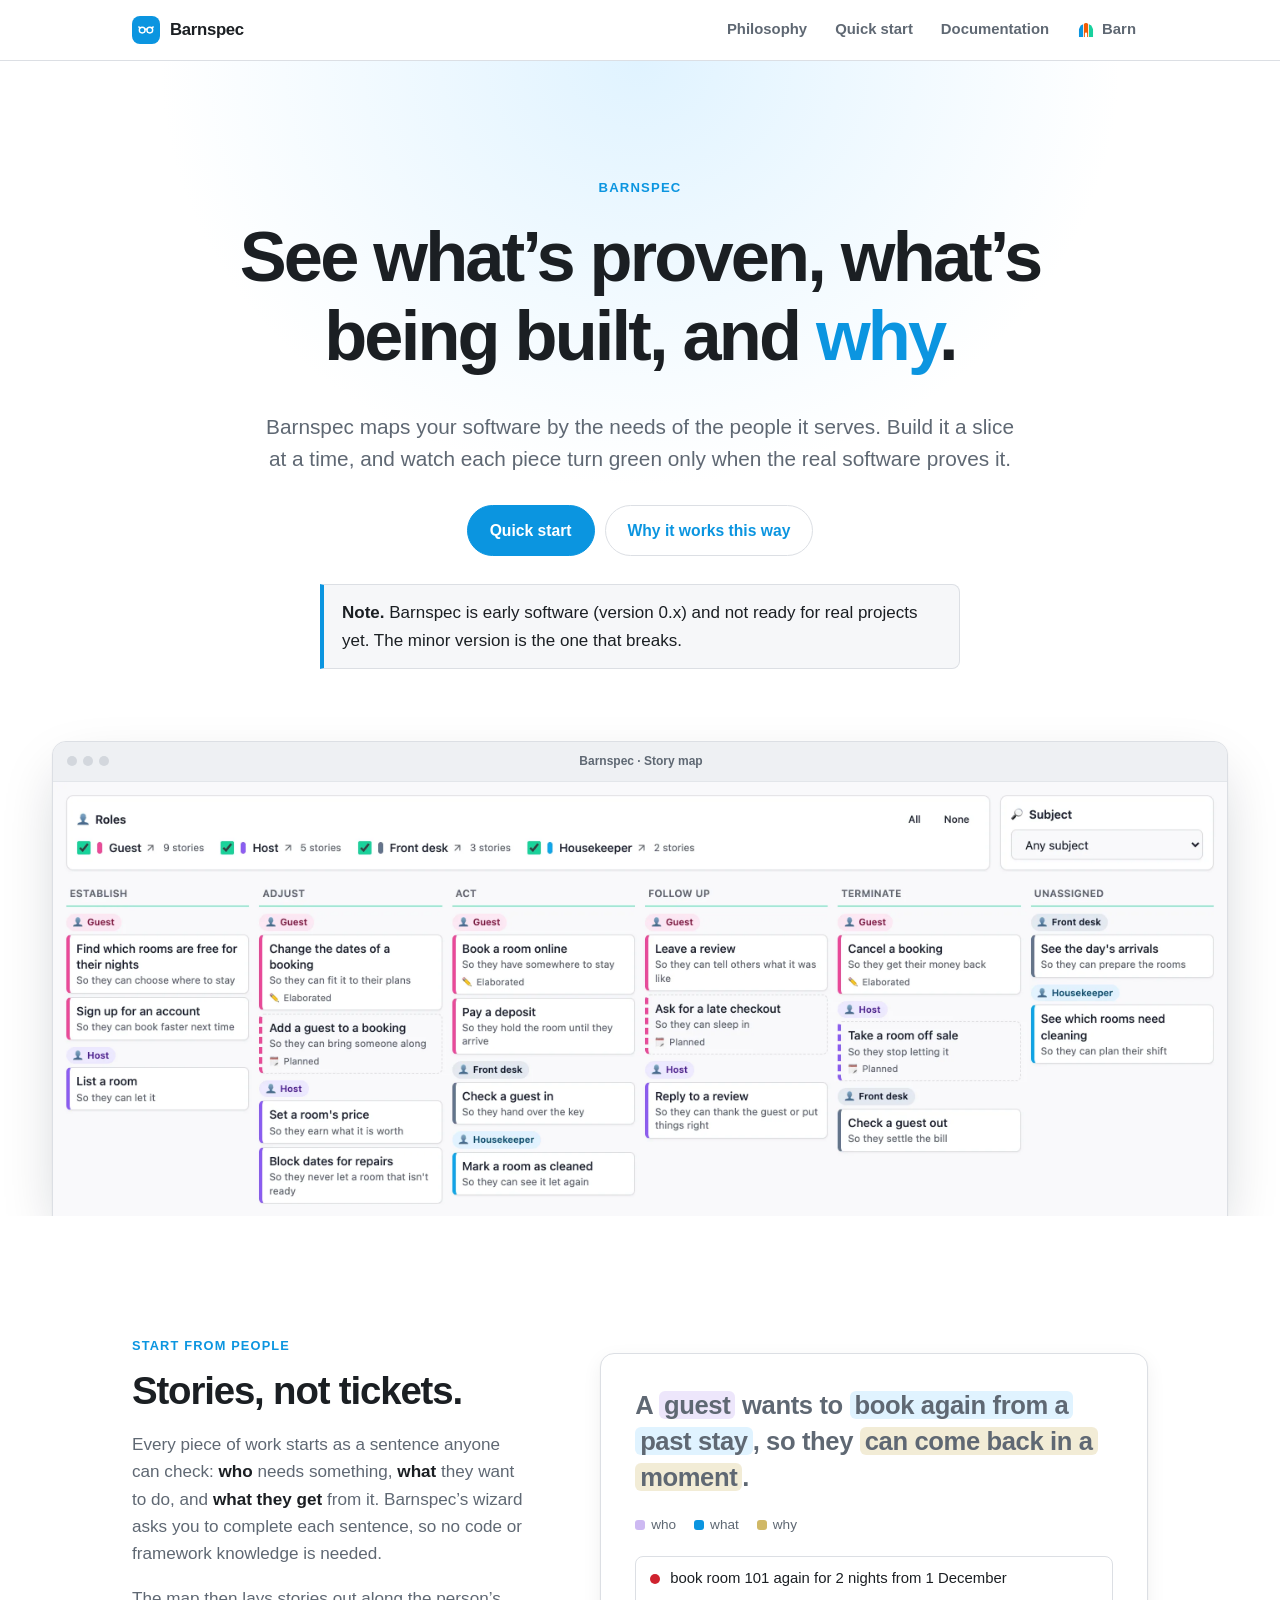
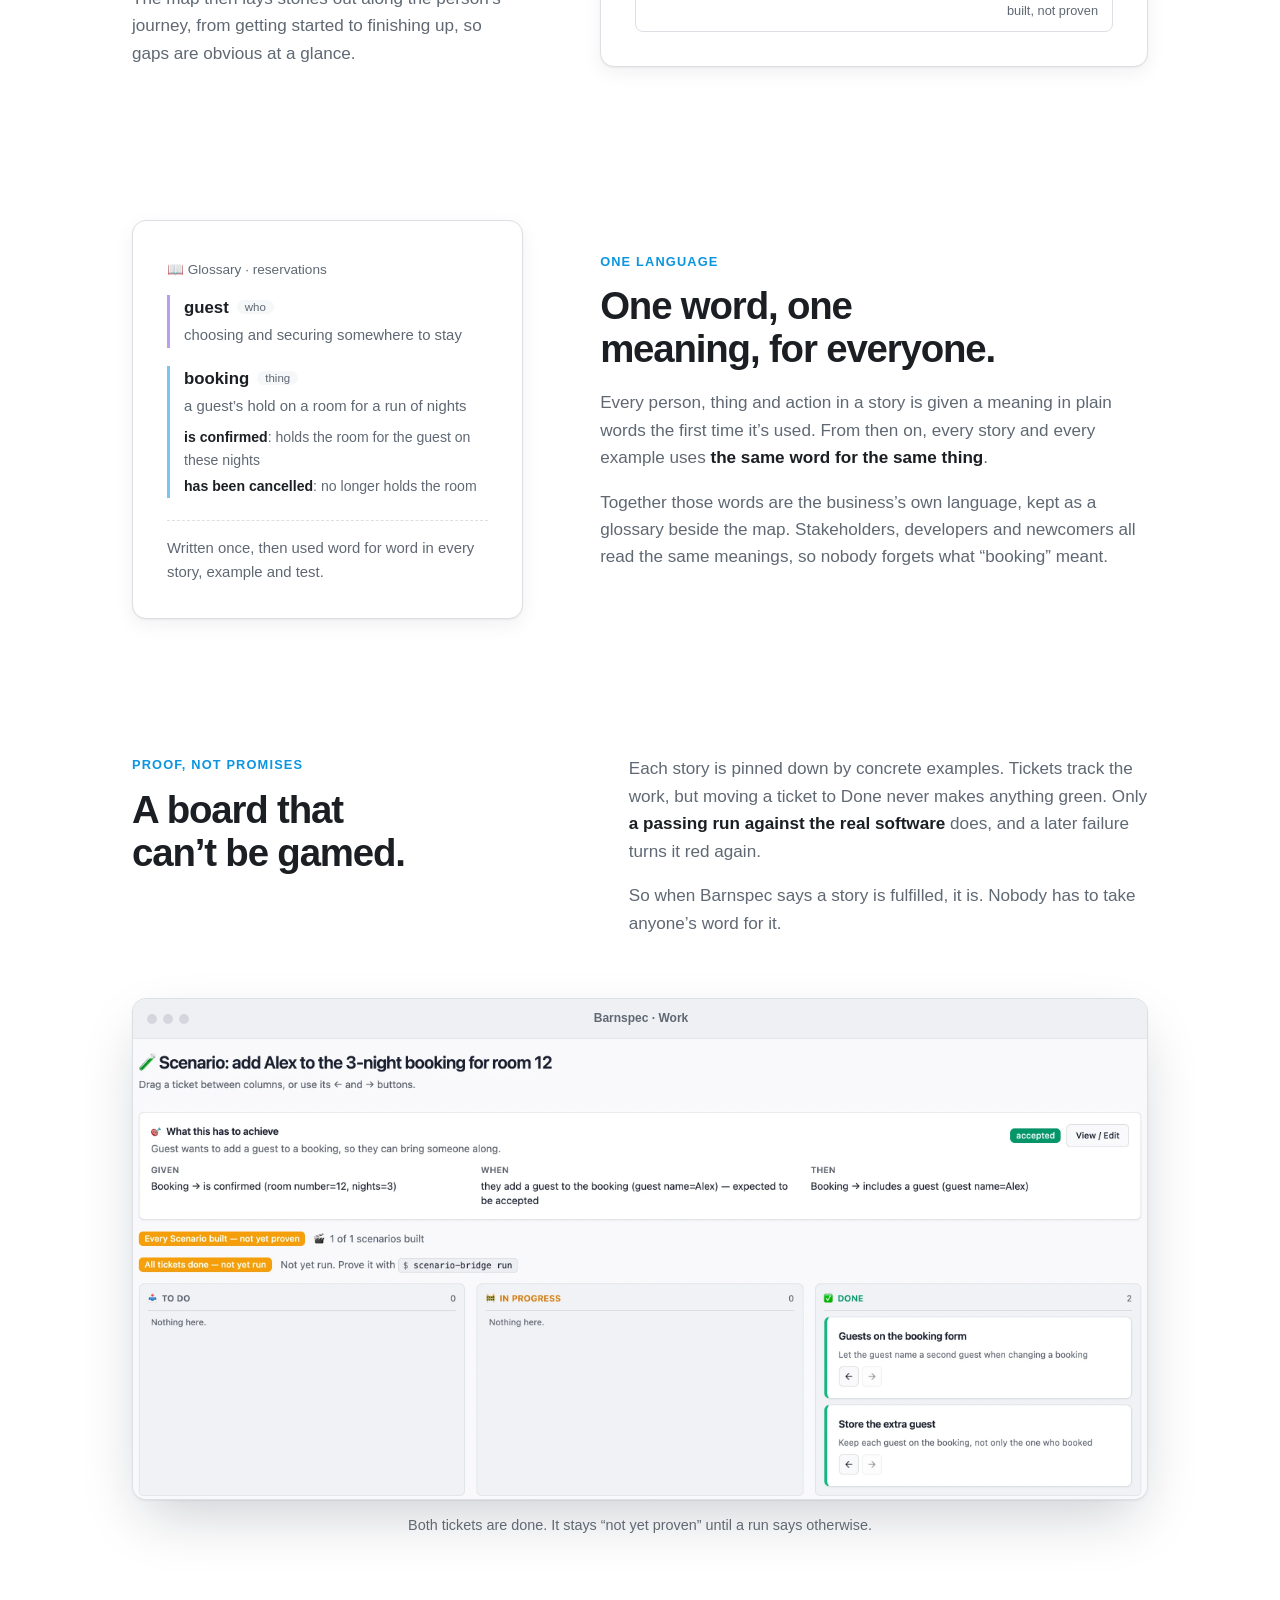
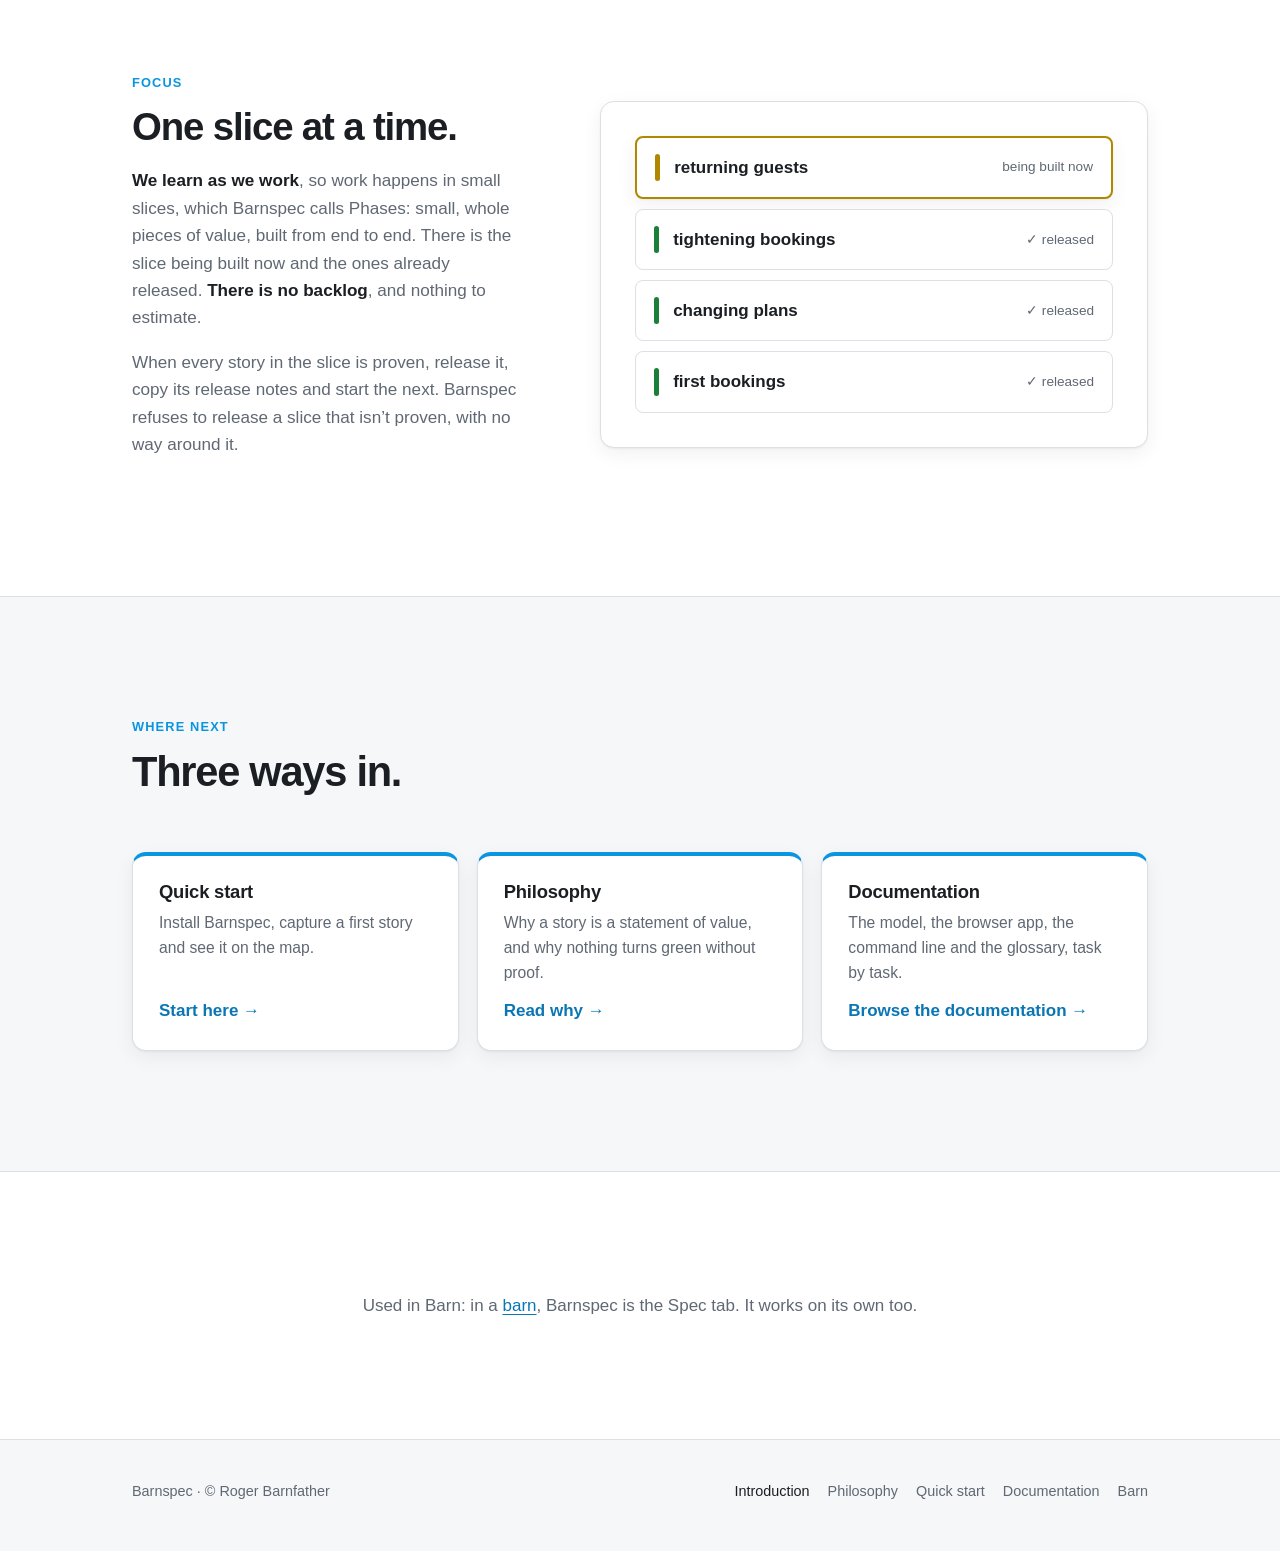
<file: index.html>
<!doctype html>
<html lang="en-GB">
<head>
  <meta charset="utf-8">
  <meta name="viewport" content="width=device-width, initial-scale=1">
  <title>Introduction · Barnspec</title>
  <meta name="description" content="Barnspec maps software by the needs of the people it serves, builds it a slice at a time, and only calls work done when the real software proves it.">
  <link rel="icon" href="assets/base/barnspec.svg" type="image/svg+xml">
  <link rel="stylesheet" href="assets/base/base.css">
  <link rel="stylesheet" href="assets/site.css">
</head>
<body data-brand="spec">
  <a class="skip" href="#main">Skip to content</a>

  <header class="site-header">
    <div class="wrap">
      <a class="wordmark" href="index.html"><svg class="mark tool-mark" viewBox="0 0 32 32" aria-hidden="true"><g transform="translate(16 16) scale(1.45) translate(-16 -16.5)" fill="none" stroke="currentColor" stroke-width="1.4" stroke-linecap="round" stroke-linejoin="round"><circle cx="12.2" cy="16.6" r="2.9"/><circle cx="19.8" cy="16.6" r="2.9"/><path d="M15 16c.6-.7 1.4-.7 2 0"/><path d="M10.15 14.55C9.65 13.95 9.2 13.55 8.7 13.55M21.85 14.55C22.35 13.95 22.8 13.55 23.3 13.55"/></g></svg>Barnspec</a>
      <nav aria-label="Barnspec">
        <ul class="nav">
          <li><a href="philosophy.html">Philosophy</a></li>
          <li><a href="quick-start.html">Quick start</a></li>
          <li><a href="docs/index.html">Documentation</a></li>
          <li><a href="https://rogerbarnfather.github.io/barn-website/"><svg class="barn-mark" viewBox="0 0 32 32" aria-hidden="true"><clipPath id="barn-mark-shape"><path d="M3 29V15.5L6.5 8 16 3l9.5 5 3.5 7.5V29Z"/></clipPath><g clip-path="url(#barn-mark-shape)"><rect x="3" y="0" width="7.67" height="29"/><path d="M12.17 0h7.66v29h-7.66ZM14 29v-6.5a2 2 0 0 1 4 0V29Z" fill-rule="evenodd"/><rect x="21.33" y="0" width="7.67" height="29"/></g></svg>Barn</a></li>
        </ul>
      </nav>
    </div>
  </header>

  <main id="main">
    <section class="hero">
      <div class="wrap">
        <span class="eyebrow">Barnspec</span>
        <h1>See what’s proven, what’s being built, and <span class="accent">why</span>.</h1>
        <p class="lede">Barnspec maps your software by the needs of the people it serves. Build it a slice at a time, and watch each piece turn green only when the real software proves it.</p>
        <div class="actions">
          <a class="btn" href="quick-start.html">Quick start</a>
          <a class="btn ghost" href="philosophy.html">Why it works this way</a>
        </div>
        <aside class="callout note maturity">
          <p><strong>Note.</strong> Barnspec is early software (version 0.x) and not ready for real projects yet. The minor version is the one that breaks.</p>
        </aside>
      </div>
      <div class="wrap wide hero-shot">
        <figure class="shot">
          <div class="shot-bar" aria-hidden="true"><i></i><i></i><i></i><span>Barnspec · Story map</span></div>
          <img src="assets/screens/spec-map.webp" width="1408" height="522" alt="The Barnspec Story map for a hotel’s reservations: every story once, as it reads now, grouped by the role that wants it. Columns follow a stay from establishing to terminating. Stories changed since they were first released are marked elaborated, and those still being built are marked planned.">
        </figure>
      </div>
    </section>

    <section class="section">
      <div class="wrap">
        <div class="feature" id="stories">
          <div>
            <span class="kicker">Start from people</span>
            <h2>Stories, not tickets.</h2>
            <p>Every piece of work starts as a sentence anyone can check: <strong>who</strong> needs something, <strong>what</strong> they want to do, and <strong>what they get</strong> from it. Barnspec’s wizard asks you to complete each sentence, so no code or framework knowledge is needed.</p>
            <p>The map then lays stories out along the person’s journey, from getting started to finishing up, so gaps are obvious at a glance.</p>
          </div>
          <div class="panel" role="figure" aria-label="An example story">
            <p class="sentence">A <span class="who">guest</span> wants to <span class="what">book again from a past stay</span>, so they <span class="why">can come back in a moment</span>.</p>
            <div class="sentence-key" aria-hidden="true"><span class="k-who">who</span><span class="k-what">what</span><span class="k-why">why</span></div>
            <ul class="examples">
              <li><span class="lamp red"></span>book room 101 again for 2 nights from 1 December<span class="state">built, not proven</span></li>
            </ul>
          </div>
        </div>

        <div class="feature flip" id="language">
          <div>
            <span class="kicker">One language</span>
            <h2>One word, one meaning, for everyone.</h2>
            <p>Every person, thing and action in a story is given a meaning in plain words the first time it’s used. From then on, every story and every example uses <strong>the same word for the same thing</strong>.</p>
            <p>Together those words are the business’s own language, kept as a glossary beside the map. Stakeholders, developers and newcomers all read the same meanings, so nobody forgets what “booking” meant.</p>
          </div>
          <div class="panel" role="figure" aria-label="An extract from a hotel’s reservations glossary">
            <span class="stamp">📖 Glossary · reservations</span>
            <dl class="terms">
              <div class="who">
                <dt>guest<span class="kind">who</span></dt>
                <dd>choosing and securing somewhere to stay</dd>
              </div>
              <div>
                <dt>booking<span class="kind">thing</span></dt>
                <dd>a guest’s hold on a room for a run of nights</dd>
                <dd><ul>
                  <li><b>is confirmed</b>: holds the room for the guest on these nights</li>
                  <li><b>has been cancelled</b>: no longer holds the room</li>
                </ul></dd>
              </div>
            </dl>
            <p class="terms-note">Written once, then used word for word in every story, example and test.</p>
          </div>
        </div>

        <div class="feature stacked" id="proof">
          <div>
            <div class="copy-head">
              <span class="kicker">Proof, not promises</span>
              <h2>A board that can’t be gamed.</h2>
            </div>
            <div>
              <p>Each story is pinned down by concrete examples. Tickets track the work, but moving a ticket to Done never makes anything green. Only <strong>a passing run against the real software</strong> does, and a later failure turns it red again.</p>
              <p>So when Barnspec says a story is fulfilled, it is. Nobody has to take anyone’s word for it.</p>
            </div>
          </div>
          <figure>
            <div class="shot">
              <div class="shot-bar" aria-hidden="true"><i></i><i></i><i></i><span>Barnspec · Work</span></div>
              <img src="assets/screens/spec-work.webp" width="1408" height="638" loading="lazy" alt="A Barnspec work board for the scenario “add Alex to the 3-night booking for room 12”. The brief gives the Given condition, the action and the expected outcome. Both tickets are done, yet it reads “All tickets done — not yet run”, with the command that proves it.">
            </div>
            <figcaption>Both tickets are done. It stays “not yet proven” until a run says otherwise.</figcaption>
          </figure>
        </div>

        <div class="feature" id="focus">
          <div>
            <span class="kicker">Focus</span>
            <h2>One slice at a time.</h2>
            <p><strong>We learn as we work</strong>, so work happens in small slices, which Barnspec calls Phases: small, whole pieces of value, built from end to end. There is the slice being built now and the ones already released. <strong>There is no backlog</strong>, and nothing to estimate.</p>
            <p>When every story in the slice is proven, release it, copy its release notes and start the next. Barnspec refuses to release a slice that isn’t proven, with no way around it.</p>
          </div>
          <div class="panel" role="figure" aria-label="Slices of work: three released, one being built">
            <ul class="phases">
              <li class="now"><span class="bar"></span><span class="name">returning guests</span><span class="meta">being built now</span></li>
              <li><span class="bar"></span><span class="name">tightening bookings</span><span class="meta">✓ released</span></li>
              <li><span class="bar"></span><span class="name">changing plans</span><span class="meta">✓ released</span></li>
              <li><span class="bar"></span><span class="name">first bookings</span><span class="meta">✓ released</span></li>
            </ul>
          </div>
        </div>
      </div>
    </section>

    <section class="section alt" id="ways-in">
      <div class="wrap">
        <div class="section-head">
          <span class="kicker">Where next</span>
          <h2>Three ways in.</h2>
        </div>
        <div class="grid three ways">
          <a class="card" href="quick-start.html"><h3>Quick start</h3><p>Install Barnspec, capture a first story and see it on the map.</p><span class="more">Start here</span></a>
          <a class="card" href="philosophy.html"><h3>Philosophy</h3><p>Why a story is a statement of value, and why nothing turns green without proof.</p><span class="more">Read why</span></a>
          <a class="card" href="docs/index.html"><h3>Documentation</h3><p>The model, the browser app, the command line and the glossary, task by task.</p><span class="more">Browse the documentation</span></a>
        </div>
      </div>
    </section>

    <section class="section">
      <div class="wrap">
        <p class="in-barn">Used in Barn: in a <a href="https://rogerbarnfather.github.io/barn-website/barn.html">barn</a>, Barnspec is the Spec tab. It works on its own too.</p>
      </div>
    </section>
  </main>

  <footer class="site-footer">
    <div class="wrap">
      <span>Barnspec · © Roger Barnfather</span>
      <nav aria-label="Footer">
        <a href="index.html" aria-current="page">Introduction</a>
        <a href="philosophy.html">Philosophy</a>
        <a href="quick-start.html">Quick start</a>
        <a href="docs/index.html">Documentation</a>
        <a href="https://rogerbarnfather.github.io/barn-website/">Barn</a>
      </nav>
    </div>
  </footer>
</body>
</html>
</file>
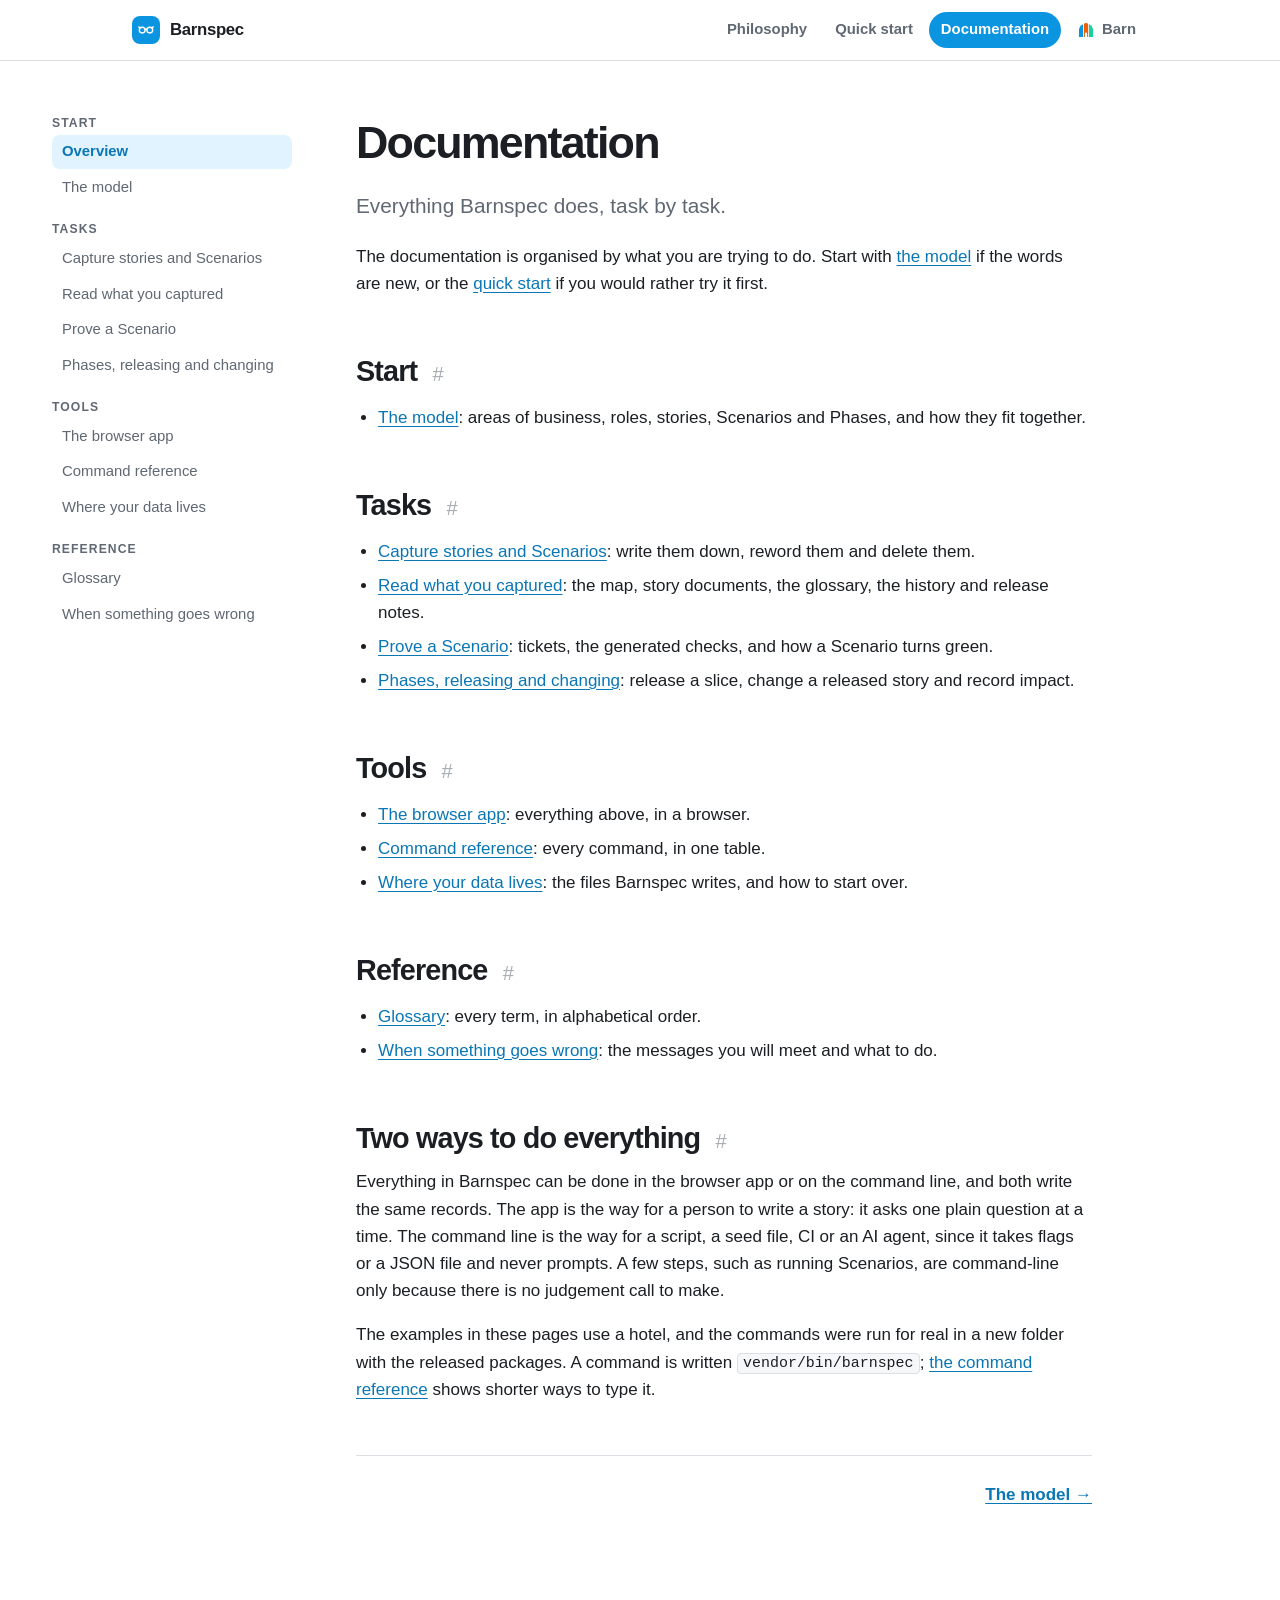
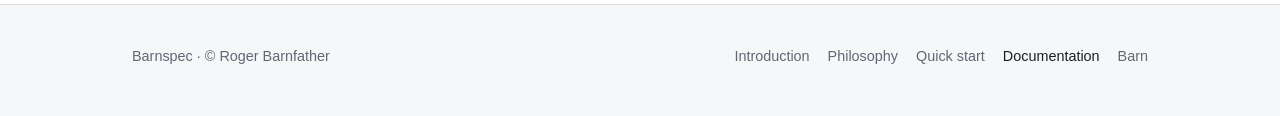
<file: docs/index.html>
<!doctype html>
<html lang="en-GB">
<head>
  <meta charset="utf-8">
  <meta name="viewport" content="width=device-width, initial-scale=1">
  <title>Documentation · Barnspec</title>
  <meta name="description" content="Barnspec documentation: the model, capturing, reading and proving stories, releasing Phases, the browser app and the command line.">
  <link rel="icon" href="../assets/base/barnspec.svg" type="image/svg+xml">
  <link rel="stylesheet" href="../assets/base/base.css">
  <link rel="stylesheet" href="../assets/site.css">
</head>
<body data-brand="spec">
  <a class="skip" href="#main">Skip to content</a>

  <header class="site-header">
    <div class="wrap">
      <a class="wordmark" href="../index.html"><svg class="mark tool-mark" viewBox="0 0 32 32" aria-hidden="true"><g transform="translate(16 16) scale(1.45) translate(-16 -16.5)" fill="none" stroke="currentColor" stroke-width="1.4" stroke-linecap="round" stroke-linejoin="round"><circle cx="12.2" cy="16.6" r="2.9"/><circle cx="19.8" cy="16.6" r="2.9"/><path d="M15 16c.6-.7 1.4-.7 2 0"/><path d="M10.15 14.55C9.65 13.95 9.2 13.55 8.7 13.55M21.85 14.55C22.35 13.95 22.8 13.55 23.3 13.55"/></g></svg>Barnspec</a>
      <nav aria-label="Barnspec">
        <ul class="nav">
          <li><a href="../philosophy.html">Philosophy</a></li>
          <li><a href="../quick-start.html">Quick start</a></li>
          <li><a href="index.html" aria-current="page">Documentation</a></li>
          <li><a href="https://rogerbarnfather.github.io/barn-website/"><svg class="barn-mark" viewBox="0 0 32 32" aria-hidden="true"><clipPath id="barn-mark-shape"><path d="M3 29V15.5L6.5 8 16 3l9.5 5 3.5 7.5V29Z"/></clipPath><g clip-path="url(#barn-mark-shape)"><rect x="3" y="0" width="7.67" height="29"/><path d="M12.17 0h7.66v29h-7.66ZM14 29v-6.5a2 2 0 0 1 4 0V29Z" fill-rule="evenodd"/><rect x="21.33" y="0" width="7.67" height="29"/></g></svg>Barn</a></li>
        </ul>
      </nav>
    </div>
  </header>

  <main id="main">
    <div class="docs wrap wide">
      <nav class="docs-nav" aria-label="Documentation"><h2>Start</h2><ul><li><a href="index.html" aria-current="page">Overview</a></li><li><a href="model.html">The model</a></li></ul><h2>Tasks</h2><ul><li><a href="capture.html">Capture stories and Scenarios</a></li><li><a href="read.html">Read what you captured</a></li><li><a href="prove.html">Prove a Scenario</a></li><li><a href="phases.html">Phases, releasing and changing</a></li></ul><h2>Tools</h2><ul><li><a href="gui.html">The browser app</a></li><li><a href="cli.html">Command reference</a></li><li><a href="data.html">Where your data lives</a></li></ul><h2>Reference</h2><ul><li><a href="glossary.html">Glossary</a></li><li><a href="troubleshooting.html">When something goes wrong</a></li></ul></nav>
      <article class="docs-article">
        <h1>Documentation</h1>
        <p class="lede">Everything Barnspec does, task by task.</p>
<p>The documentation is organised by what you are trying to do. Start with <a href="model.html">the model</a> if
the words are new, or the <a href="../quick-start.html">quick start</a> if you would rather try it first.</p>
<h2 id="start">Start <a class="anchor" href="#start" aria-label="Link to this section">#</a></h2>
<ul><li><a href="model.html">The model</a>: areas of business, roles, stories, Scenarios and Phases, and how they fit together.</li></ul>
<h2 id="tasks">Tasks <a class="anchor" href="#tasks" aria-label="Link to this section">#</a></h2>
<ul><li><a href="capture.html">Capture stories and Scenarios</a>: write them down, reword them and delete them.</li><li><a href="read.html">Read what you captured</a>: the map, story documents, the glossary, the history and release notes.</li><li><a href="prove.html">Prove a Scenario</a>: tickets, the generated checks, and how a Scenario turns green.</li><li><a href="phases.html">Phases, releasing and changing</a>: release a slice, change a released story and record impact.</li></ul>
<h2 id="tools">Tools <a class="anchor" href="#tools" aria-label="Link to this section">#</a></h2>
<ul><li><a href="gui.html">The browser app</a>: everything above, in a browser.</li><li><a href="cli.html">Command reference</a>: every command, in one table.</li><li><a href="data.html">Where your data lives</a>: the files Barnspec writes, and how to start over.</li></ul>
<h2 id="reference">Reference <a class="anchor" href="#reference" aria-label="Link to this section">#</a></h2>
<ul><li><a href="glossary.html">Glossary</a>: every term, in alphabetical order.</li><li><a href="troubleshooting.html">When something goes wrong</a>: the messages you will meet and what to do.</li></ul>
<h2 id="two-ways">Two ways to do everything <a class="anchor" href="#two-ways" aria-label="Link to this section">#</a></h2>
<p>Everything in Barnspec can be done in the browser app or on the command line, and both write the same records. The
app is the way for a person to write a story: it asks one plain question at a time. The command line is the way for a script, a
seed file, CI or an AI agent, since it takes flags or a JSON file and never prompts. A few steps, such as running Scenarios,
are command-line only because there is no judgement call to make.</p>
<p>The examples in these pages use a hotel, and the commands were run for real in a new folder with the released
packages. A command is written <code>vendor/bin/barnspec</code>; <a href="cli.html#shorter">the command reference</a> shows shorter ways to type it.</p>
        <div class="docs-next"><span></span><a href="model.html">The model →</a></div>
      </article>
    </div>
  </main>

  <footer class="site-footer">
    <div class="wrap">
      <span>Barnspec · © Roger Barnfather</span>
      <nav aria-label="Footer">
        <a href="../index.html">Introduction</a>
        <a href="../philosophy.html">Philosophy</a>
        <a href="../quick-start.html">Quick start</a>
        <a href="index.html" aria-current="page">Documentation</a>
        <a href="https://rogerbarnfather.github.io/barn-website/">Barn</a>
      </nav>
    </div>
  </footer>
</body>
</html>
</file>
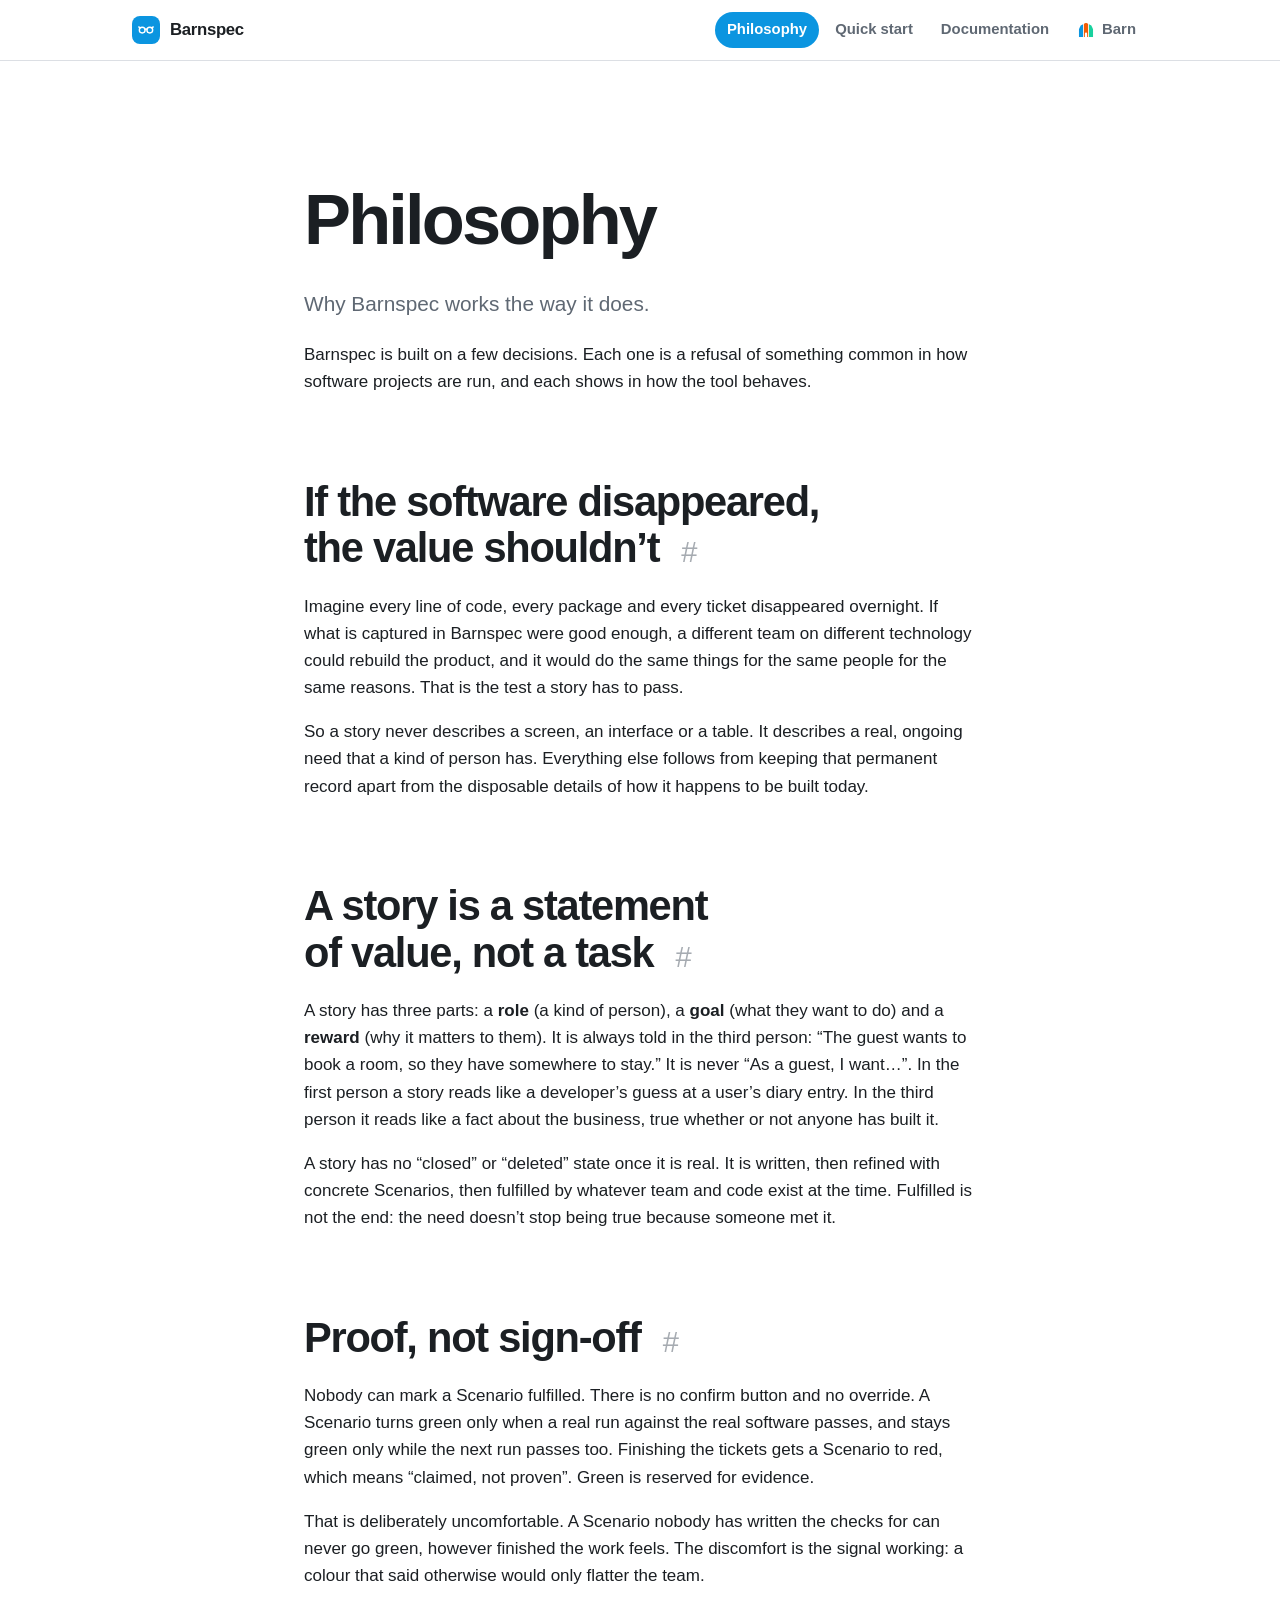
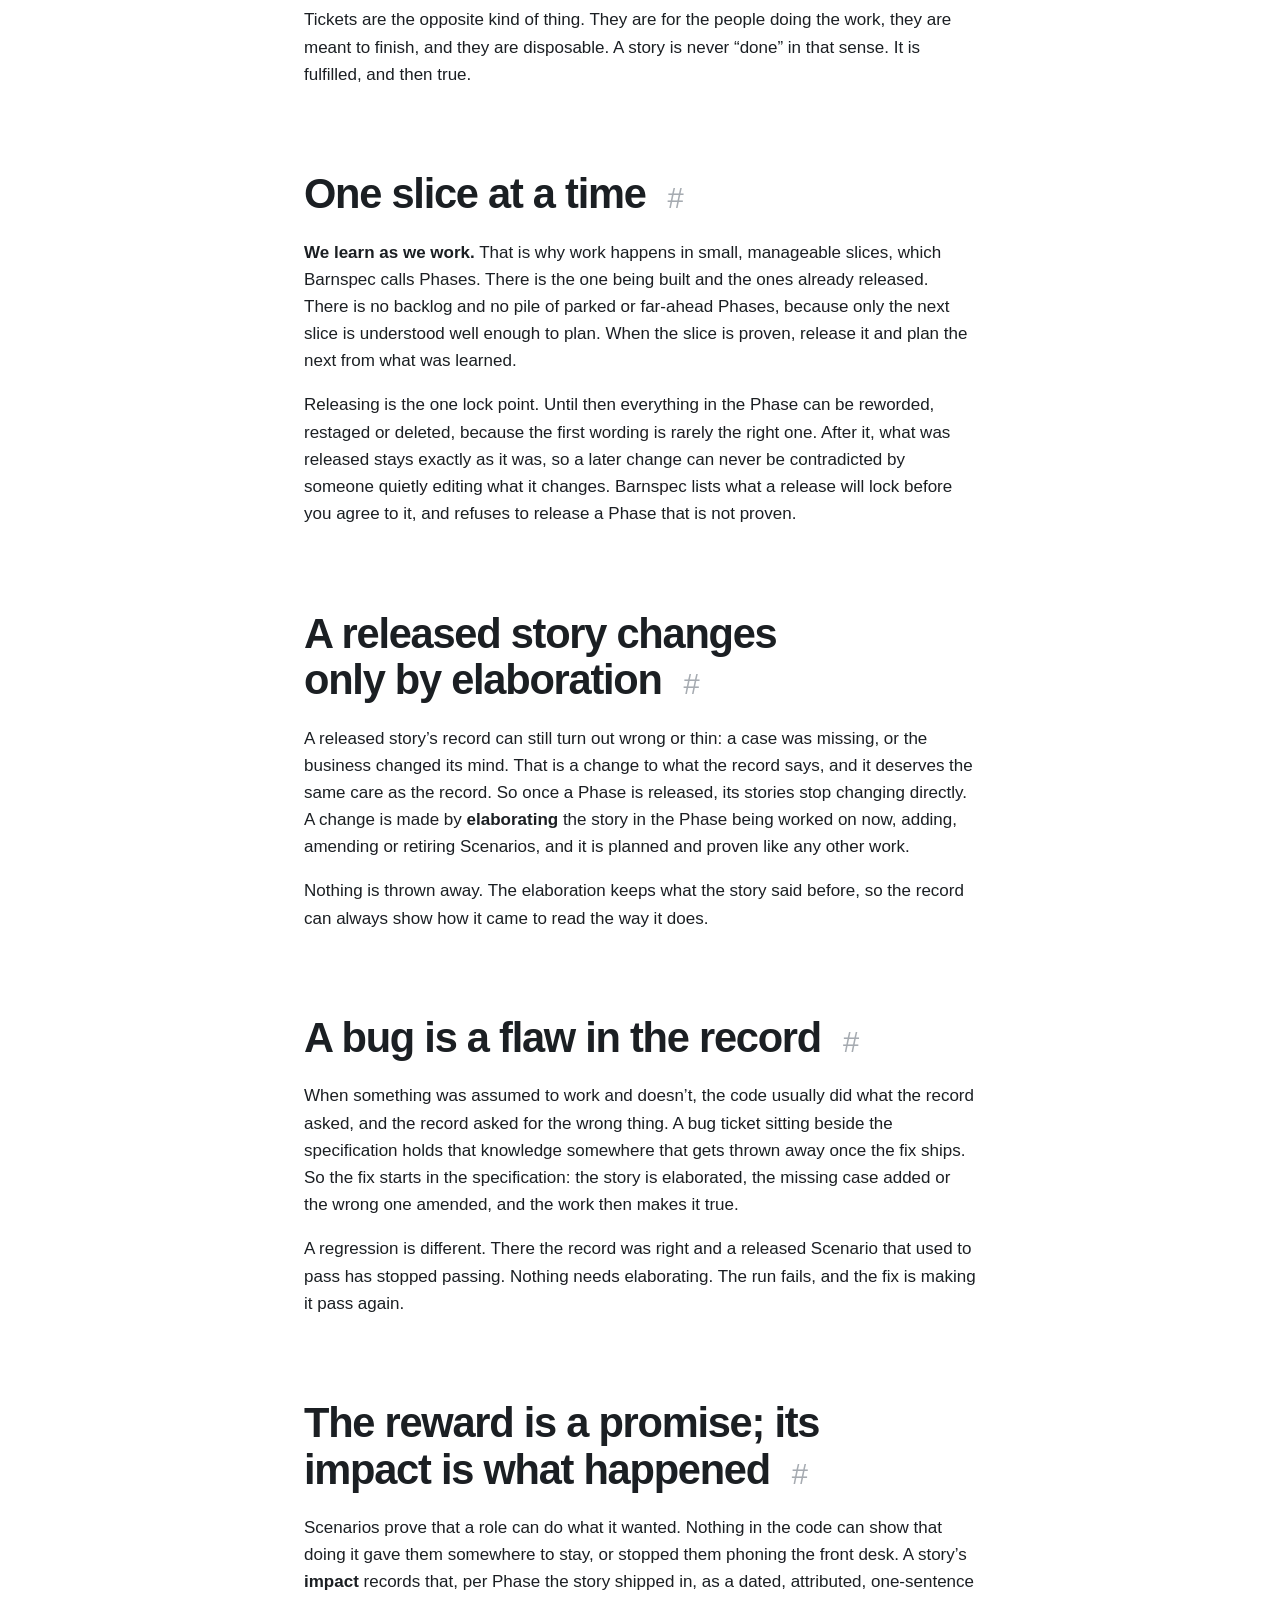
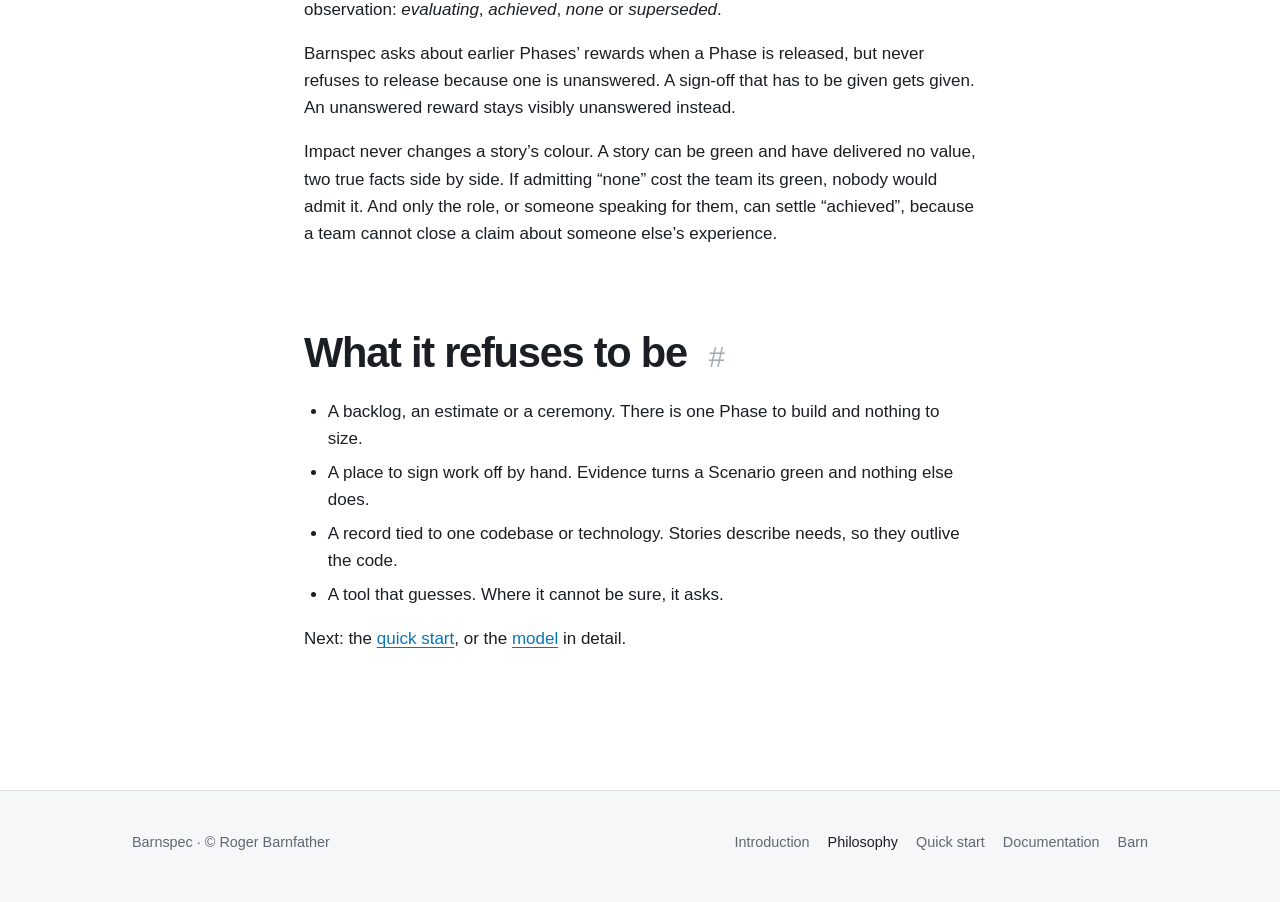
<file: philosophy.html>
<!doctype html>
<html lang="en-GB">
<head>
  <meta charset="utf-8">
  <meta name="viewport" content="width=device-width, initial-scale=1">
  <title>Philosophy · Barnspec</title>
  <meta name="description" content="Why Barnspec treats a story as a statement of value, allows nothing to turn green without proof and releases one slice at a time.">
  <link rel="icon" href="assets/base/barnspec.svg" type="image/svg+xml">
  <link rel="stylesheet" href="assets/base/base.css">
  <link rel="stylesheet" href="assets/site.css">
</head>
<body data-brand="spec">
  <a class="skip" href="#main">Skip to content</a>

  <header class="site-header">
    <div class="wrap">
      <a class="wordmark" href="index.html"><svg class="mark tool-mark" viewBox="0 0 32 32" aria-hidden="true"><g transform="translate(16 16) scale(1.45) translate(-16 -16.5)" fill="none" stroke="currentColor" stroke-width="1.4" stroke-linecap="round" stroke-linejoin="round"><circle cx="12.2" cy="16.6" r="2.9"/><circle cx="19.8" cy="16.6" r="2.9"/><path d="M15 16c.6-.7 1.4-.7 2 0"/><path d="M10.15 14.55C9.65 13.95 9.2 13.55 8.7 13.55M21.85 14.55C22.35 13.95 22.8 13.55 23.3 13.55"/></g></svg>Barnspec</a>
      <nav aria-label="Barnspec">
        <ul class="nav">
          <li><a href="philosophy.html" aria-current="page">Philosophy</a></li>
          <li><a href="quick-start.html">Quick start</a></li>
          <li><a href="docs/index.html">Documentation</a></li>
          <li><a href="https://rogerbarnfather.github.io/barn-website/"><svg class="barn-mark" viewBox="0 0 32 32" aria-hidden="true"><clipPath id="barn-mark-shape"><path d="M3 29V15.5L6.5 8 16 3l9.5 5 3.5 7.5V29Z"/></clipPath><g clip-path="url(#barn-mark-shape)"><rect x="3" y="0" width="7.67" height="29"/><path d="M12.17 0h7.66v29h-7.66ZM14 29v-6.5a2 2 0 0 1 4 0V29Z" fill-rule="evenodd"/><rect x="21.33" y="0" width="7.67" height="29"/></g></svg>Barn</a></li>
        </ul>
      </nav>
    </div>
  </header>

  <main id="main">
    <section class="section">
      <div class="wrap prose">
        <h1>Philosophy</h1>
        <p class="lede">Why Barnspec works the way it does.</p>
<p>Barnspec is built on a few decisions. Each one is a refusal of something common in how software
projects are run, and each shows in how the tool behaves.</p>
<h2 id="value-outlives-software">If the software disappeared, the value shouldn’t <a class="anchor" href="#value-outlives-software" aria-label="Link to this section">#</a></h2>
<p>Imagine every line of code, every package and every ticket disappeared overnight. If what is captured in Barnspec
were good enough, a different team on different technology could rebuild the product, and it would do the same things for the
same people for the same reasons. That is the test a story has to pass.</p>
<p>So a story never describes a screen, an interface or a table. It describes a real, ongoing need that a kind of person has.
Everything else follows from keeping that permanent record apart from the disposable details of how it happens to be built
today.</p>
<h2 id="story">A story is a statement of value, not a task <a class="anchor" href="#story" aria-label="Link to this section">#</a></h2>
<p>A story has three parts: a <strong>role</strong> (a kind of person), a <strong>goal</strong> (what they want to do) and
a <strong>reward</strong> (why it matters to them). It is always told in the third person: “The guest wants to book a room, so they
have somewhere to stay.” It is never “As a guest, I want…”. In the first person a story reads like a developer’s guess at a
user’s diary entry. In the third person it reads like a fact about the business, true whether or not anyone has built it.</p>
<p>A story has no “closed” or “deleted” state once it is real. It is written, then refined with concrete Scenarios, then
fulfilled by whatever team and code exist at the time. Fulfilled is not the end: the need doesn’t stop being true because someone
met it.</p>
<h2 id="proof">Proof, not sign-off <a class="anchor" href="#proof" aria-label="Link to this section">#</a></h2>
<p>Nobody can mark a Scenario fulfilled. There is no confirm button and no override. A Scenario turns green only when a
real run against the real software passes, and stays green only while the next run passes too. Finishing the tickets gets a
Scenario to red, which means “claimed, not proven”. Green is reserved for evidence.</p>
<p>That is deliberately uncomfortable. A Scenario nobody has written the checks for can never go green, however finished the work
feels. The discomfort is the signal working: a colour that said otherwise would only flatter the team.</p>
<p>Tickets are the opposite kind of thing. They are for the people doing the work, they are meant to finish, and they are
disposable. A story is never “done” in that sense. It is fulfilled, and then true.</p>
<h2 id="one-slice">One slice at a time <a class="anchor" href="#one-slice" aria-label="Link to this section">#</a></h2>
<p><strong>We learn as we work.</strong> That is why work happens in small, manageable slices, which Barnspec calls Phases. There is the one being built and the ones already released.
There is no backlog and no pile of parked or far-ahead Phases, because only the next slice is understood well enough to plan.
When the slice is proven, release it and plan the next from what was learned.</p>
<p>Releasing is the one lock point. Until then everything in the Phase can be reworded, restaged or deleted, because the first
wording is rarely the right one. After it, what was released stays exactly as it was, so a later change can never be contradicted
by someone quietly editing what it changes. Barnspec lists what a release will lock before you agree to it, and refuses to
release a Phase that is not proven.</p>
<h2 id="elaboration">A released story changes only by elaboration <a class="anchor" href="#elaboration" aria-label="Link to this section">#</a></h2>
<p>A released story’s record can still turn out wrong or thin: a case was missing, or the business changed its mind. That
is a change to what the record says, and it deserves the same care as the record. So once a Phase is released, its stories stop
changing directly. A change is made by <strong>elaborating</strong> the story in the Phase being worked on now, adding,
amending or retiring Scenarios, and it is planned and proven like any other work.</p>
<p>Nothing is thrown away. The elaboration keeps what the story said before, so the record can always show how it came to read
the way it does.</p>
<h2 id="bugs">A bug is a flaw in the record <a class="anchor" href="#bugs" aria-label="Link to this section">#</a></h2>
<p>When something was assumed to work and doesn’t, the code usually did what the record asked, and the record asked for the
wrong thing. A bug ticket sitting beside the specification holds that knowledge somewhere that gets thrown away once the fix
ships. So the fix starts in the specification: the story is elaborated, the missing case added or the wrong one amended, and the
work then makes it true.</p>
<p>A regression is different. There the record was right and a released Scenario that used to pass has stopped passing. Nothing
needs elaborating. The run fails, and the fix is making it pass again.</p>
<h2 id="impact">The reward is a promise; its impact is what happened <a class="anchor" href="#impact" aria-label="Link to this section">#</a></h2>
<p>Scenarios prove that a role can do what it wanted. Nothing in the code can show that doing it gave them somewhere to
stay, or stopped them phoning the front desk. A story’s <strong>impact</strong> records that, per Phase the story shipped in, as a
dated, attributed, one-sentence observation: <em>evaluating</em>, <em>achieved</em>, <em>none</em> or <em>superseded</em>.</p>
<p>Barnspec asks about earlier Phases’ rewards when a Phase is released, but never refuses to release because one is unanswered.
A sign-off that has to be given gets given. An unanswered reward stays visibly unanswered instead.</p>
<p>Impact never changes a story’s colour. A story can be green and have delivered no value, two true facts side by side. If
admitting “none” cost the team its green, nobody would admit it. And only the role, or someone speaking for them, can settle
“achieved”, because a team cannot close a claim about someone else’s experience.</p>
<h2 id="refusals">What it refuses to be <a class="anchor" href="#refusals" aria-label="Link to this section">#</a></h2>
<ul><li>A backlog, an estimate or a ceremony. There is one Phase to build and nothing to size.</li><li>A place to sign work off by hand. Evidence turns a Scenario green and nothing else does.</li><li>A record tied to one codebase or technology. Stories describe needs, so they outlive the code.</li><li>A tool that guesses. Where it cannot be sure, it asks.</li></ul>
<p>Next: the <a href="quick-start.html">quick start</a>, or the <a href="docs/model.html">model</a> in detail.</p>
      </div>
    </section>
  </main>

  <footer class="site-footer">
    <div class="wrap">
      <span>Barnspec · © Roger Barnfather</span>
      <nav aria-label="Footer">
        <a href="index.html">Introduction</a>
        <a href="philosophy.html" aria-current="page">Philosophy</a>
        <a href="quick-start.html">Quick start</a>
        <a href="docs/index.html">Documentation</a>
        <a href="https://rogerbarnfather.github.io/barn-website/">Barn</a>
      </nav>
    </div>
  </footer>
</body>
</html>
</file>
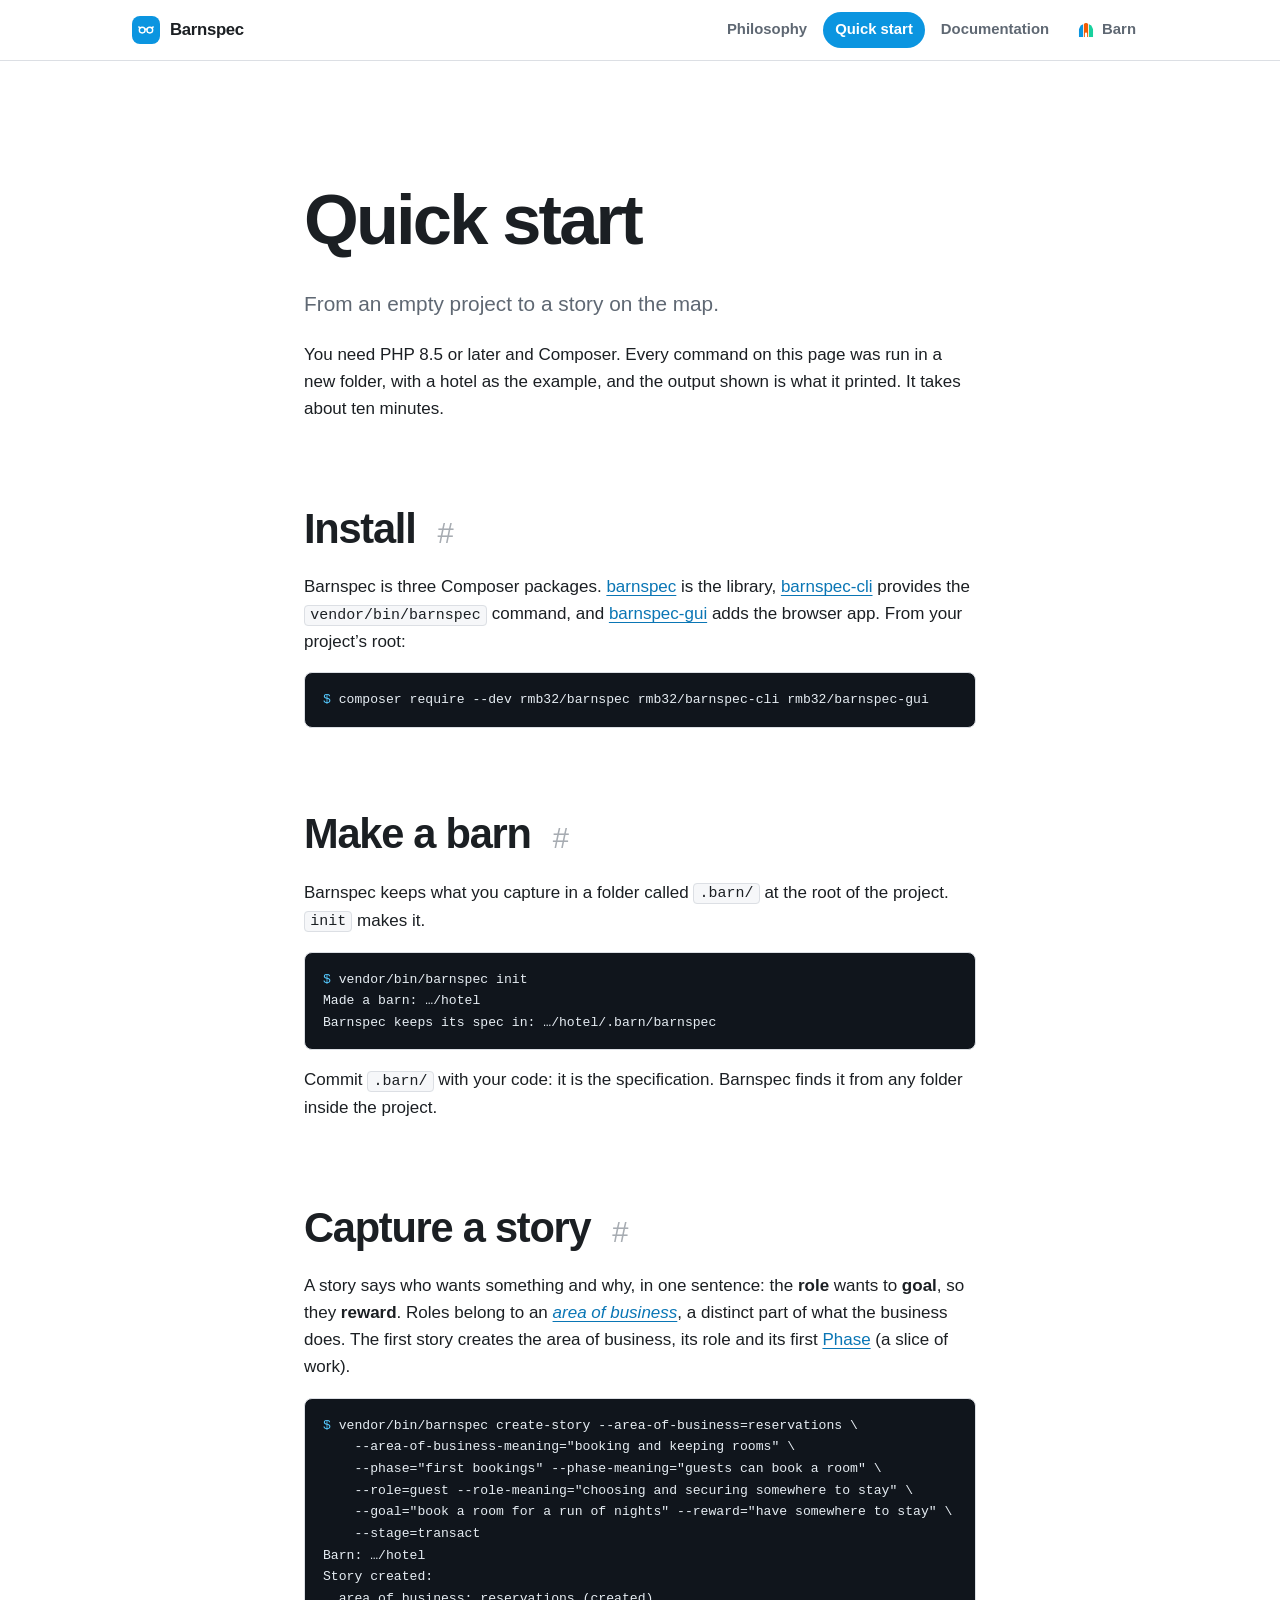
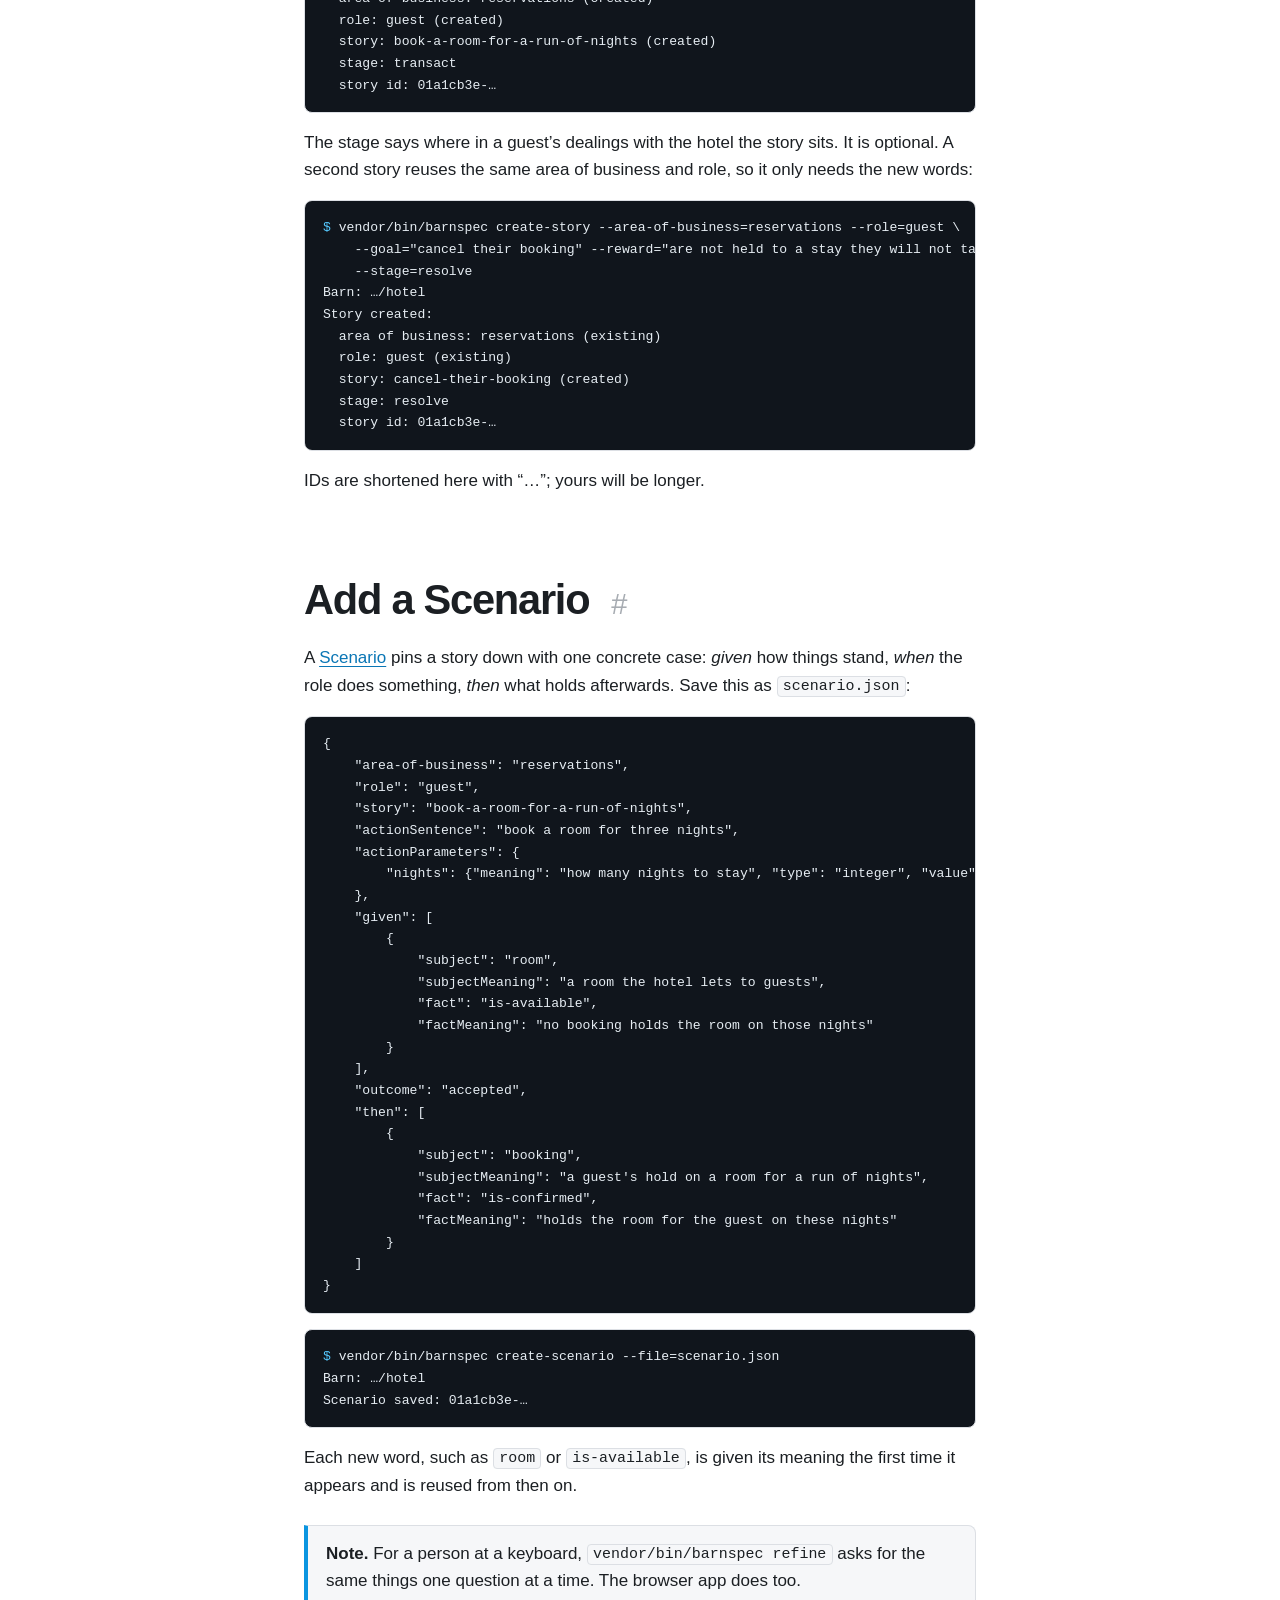
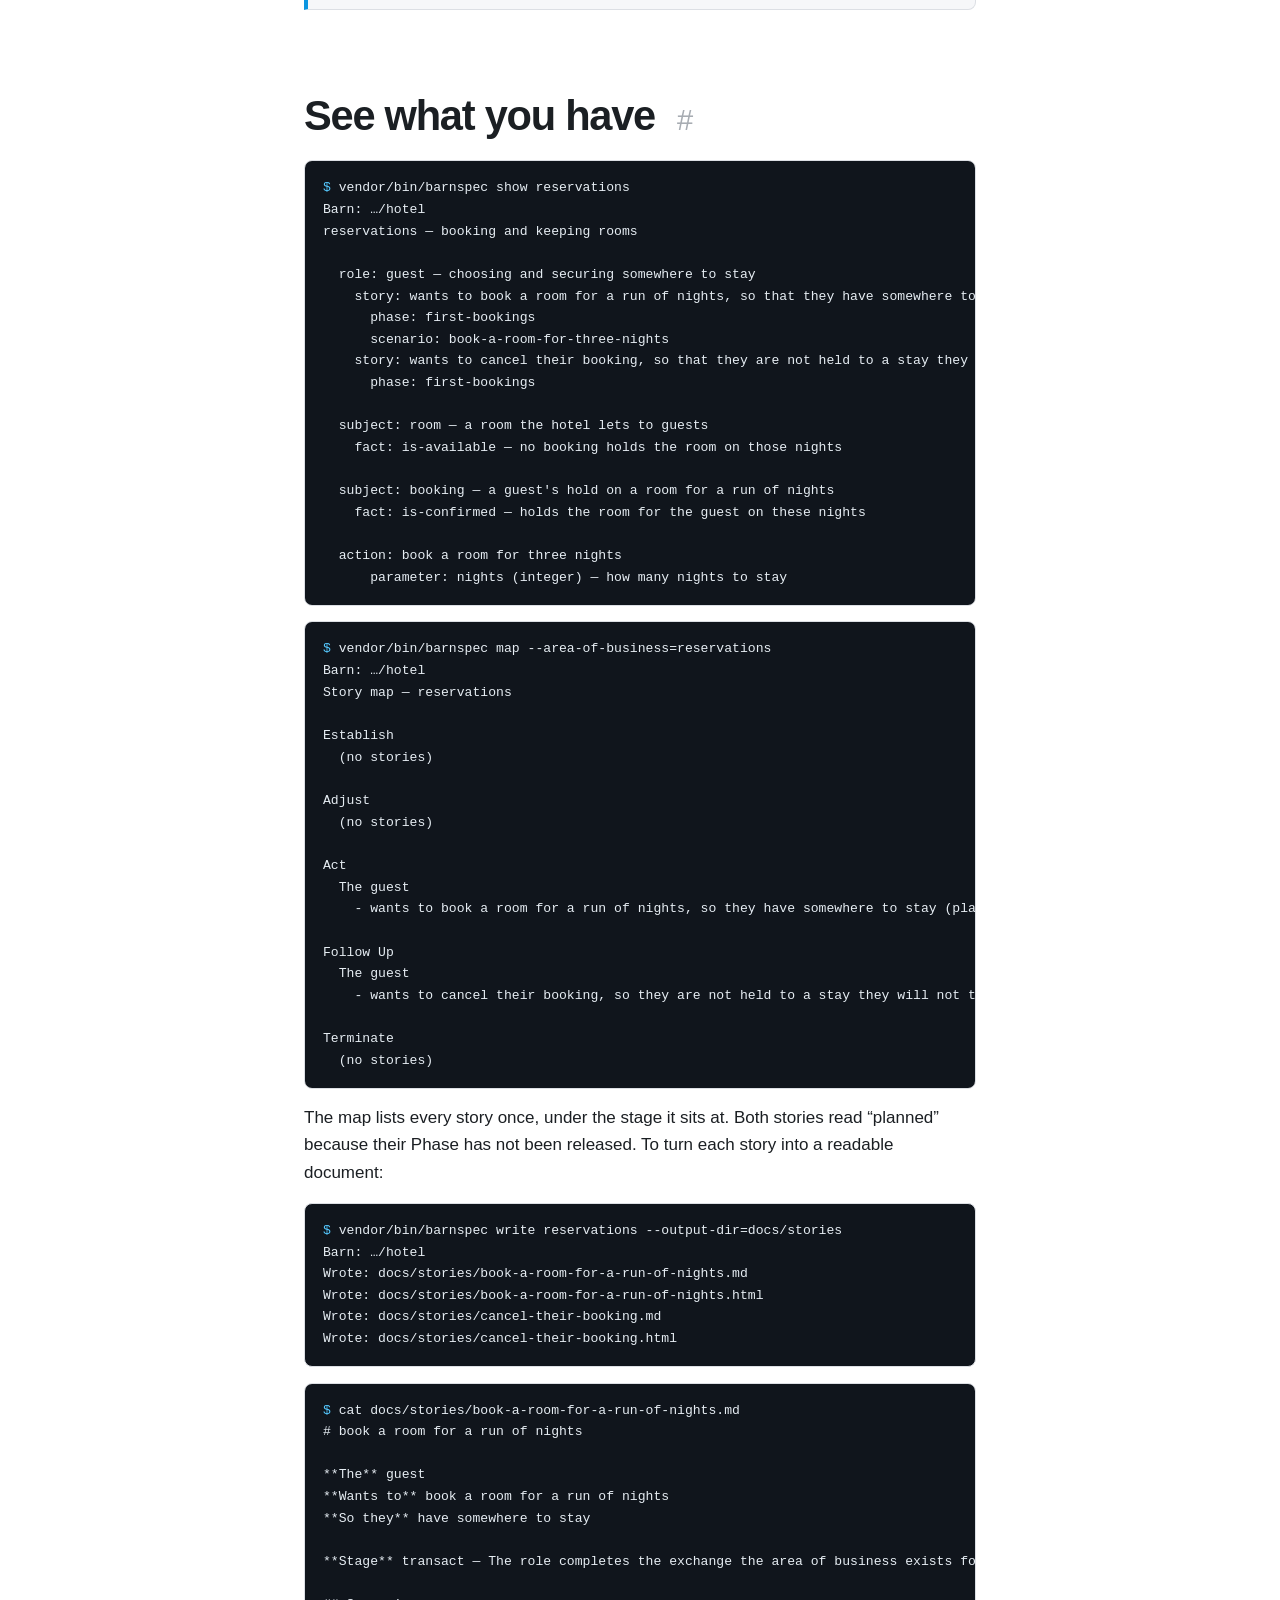
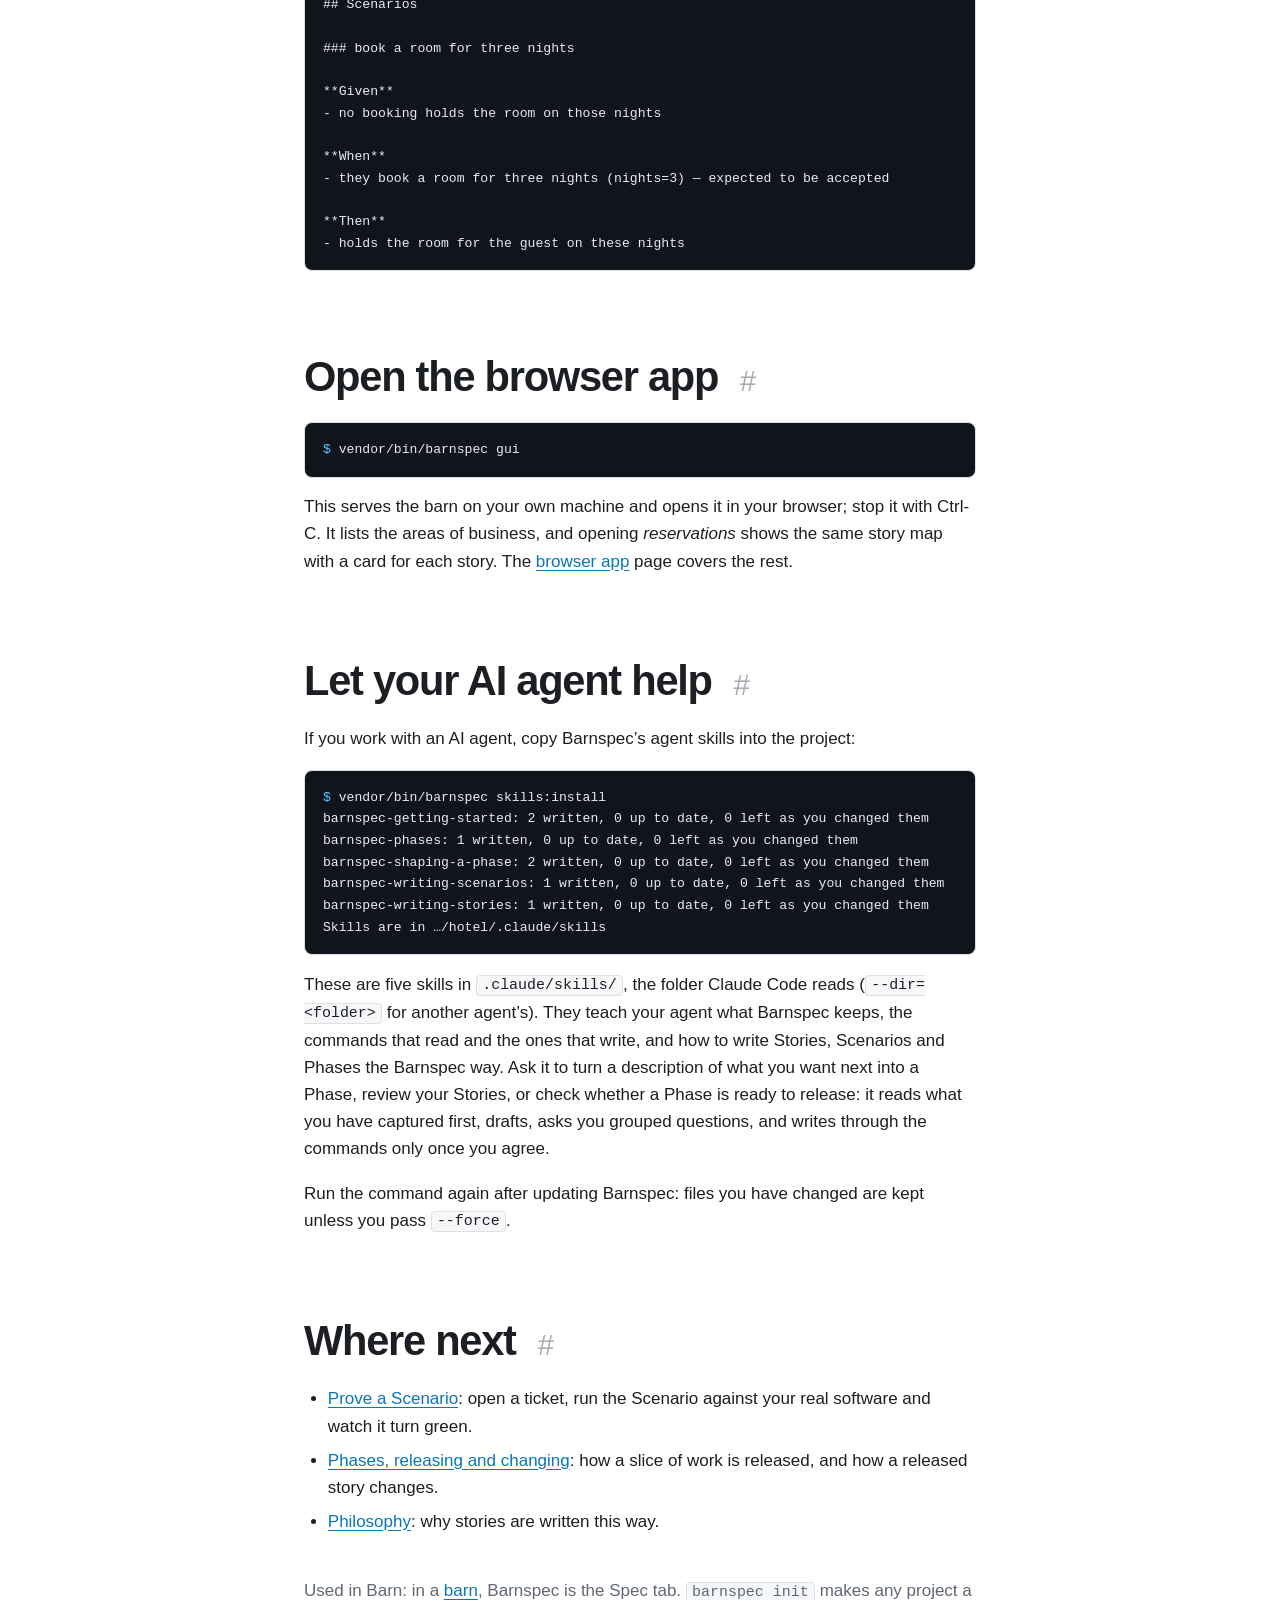
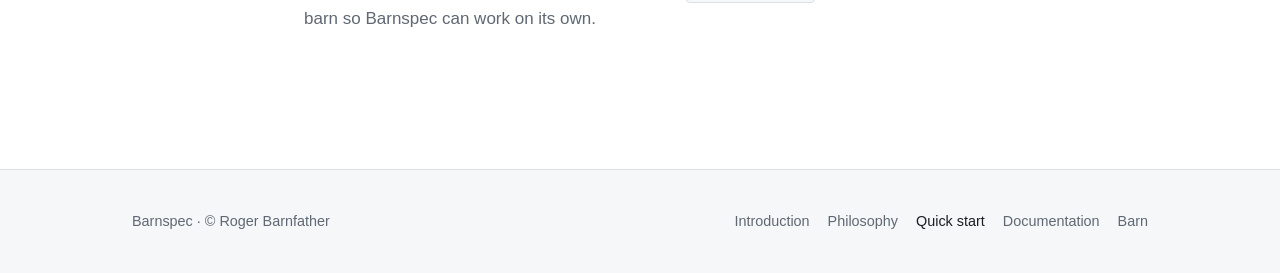
<file: quick-start.html>
<!doctype html>
<html lang="en-GB">
<head>
  <meta charset="utf-8">
  <meta name="viewport" content="width=device-width, initial-scale=1">
  <title>Quick start · Barnspec</title>
  <meta name="description" content="Install Barnspec, capture a first story and a Scenario, and see them on the story map.">
  <link rel="icon" href="assets/base/barnspec.svg" type="image/svg+xml">
  <link rel="stylesheet" href="assets/base/base.css">
  <link rel="stylesheet" href="assets/site.css">
</head>
<body data-brand="spec">
  <a class="skip" href="#main">Skip to content</a>

  <header class="site-header">
    <div class="wrap">
      <a class="wordmark" href="index.html"><svg class="mark tool-mark" viewBox="0 0 32 32" aria-hidden="true"><g transform="translate(16 16) scale(1.45) translate(-16 -16.5)" fill="none" stroke="currentColor" stroke-width="1.4" stroke-linecap="round" stroke-linejoin="round"><circle cx="12.2" cy="16.6" r="2.9"/><circle cx="19.8" cy="16.6" r="2.9"/><path d="M15 16c.6-.7 1.4-.7 2 0"/><path d="M10.15 14.55C9.65 13.95 9.2 13.55 8.7 13.55M21.85 14.55C22.35 13.95 22.8 13.55 23.3 13.55"/></g></svg>Barnspec</a>
      <nav aria-label="Barnspec">
        <ul class="nav">
          <li><a href="philosophy.html">Philosophy</a></li>
          <li><a href="quick-start.html" aria-current="page">Quick start</a></li>
          <li><a href="docs/index.html">Documentation</a></li>
          <li><a href="https://rogerbarnfather.github.io/barn-website/"><svg class="barn-mark" viewBox="0 0 32 32" aria-hidden="true"><clipPath id="barn-mark-shape"><path d="M3 29V15.5L6.5 8 16 3l9.5 5 3.5 7.5V29Z"/></clipPath><g clip-path="url(#barn-mark-shape)"><rect x="3" y="0" width="7.67" height="29"/><path d="M12.17 0h7.66v29h-7.66ZM14 29v-6.5a2 2 0 0 1 4 0V29Z" fill-rule="evenodd"/><rect x="21.33" y="0" width="7.67" height="29"/></g></svg>Barn</a></li>
        </ul>
      </nav>
    </div>
  </header>

  <main id="main">
    <section class="section">
      <div class="wrap prose">
        <h1>Quick start</h1>
        <p class="lede">From an empty project to a story on the map.</p>
<p>You need PHP 8.5 or later and Composer. Every command on this page was run in a new folder, with a
hotel as the example, and the output shown is what it printed. It takes about ten minutes.</p>
<h2 id="install">Install <a class="anchor" href="#install" aria-label="Link to this section">#</a></h2>
<p>Barnspec is three Composer packages. <a href="https://packagist.org/packages/rmb32/barnspec">barnspec</a> is
the library, <a href="https://packagist.org/packages/rmb32/barnspec-cli">barnspec-cli</a> provides the
<code>vendor/bin/barnspec</code> command, and <a href="https://packagist.org/packages/rmb32/barnspec-gui">barnspec-gui</a>
adds the browser app. From your project’s root:</p>
<pre><code><span class="p">$ </span>composer require --dev rmb32/barnspec rmb32/barnspec-cli rmb32/barnspec-gui</code></pre>
<h2 id="make-a-barn">Make a barn <a class="anchor" href="#make-a-barn" aria-label="Link to this section">#</a></h2>
<p>Barnspec keeps what you capture in a folder called <code>.barn/</code> at the root of the project. <code>init</code> makes it.</p>
<pre><code><span class="p">$ </span>vendor/bin/barnspec init
Made a barn: …/hotel
Barnspec keeps its spec in: …/hotel/.barn/barnspec</code></pre>
<p>Commit <code>.barn/</code> with your code: it is the specification. Barnspec finds it from any folder inside the project.</p>
<h2 id="capture-a-story">Capture a story <a class="anchor" href="#capture-a-story" aria-label="Link to this section">#</a></h2>
<p>A story says who wants something and why, in one sentence: the <strong>role</strong> wants to
<strong>goal</strong>, so they <strong>reward</strong>. Roles belong to an <dfn><a href="docs/glossary.html#area-of-business">area of
business</a></dfn>, a distinct part of what the business does. The first story creates the area of business, its role and its first
<a href="docs/glossary.html#phase">Phase</a> (a slice of work).</p>
<pre><code><span class="p">$ </span>vendor/bin/barnspec create-story --area-of-business=reservations \
    --area-of-business-meaning="booking and keeping rooms" \
    --phase="first bookings" --phase-meaning="guests can book a room" \
    --role=guest --role-meaning="choosing and securing somewhere to stay" \
    --goal="book a room for a run of nights" --reward="have somewhere to stay" \
    --stage=transact
Barn: …/hotel
Story created:
  area of business: reservations (created)
  role: guest (created)
  story: book-a-room-for-a-run-of-nights (created)
  stage: transact
  story id: 01a1cb3e-…</code></pre>
<p>The stage says where in a guest’s dealings with the hotel the story sits. It is optional. A second story reuses the same area of business and role, so it only needs the new words:</p>
<pre><code><span class="p">$ </span>vendor/bin/barnspec create-story --area-of-business=reservations --role=guest \
    --goal="cancel their booking" --reward="are not held to a stay they will not take" \
    --stage=resolve
Barn: …/hotel
Story created:
  area of business: reservations (existing)
  role: guest (existing)
  story: cancel-their-booking (created)
  stage: resolve
  story id: 01a1cb3e-…</code></pre>
<p>IDs are shortened here with “…”; yours will be longer.</p>
<h2 id="add-a-scenario">Add a Scenario <a class="anchor" href="#add-a-scenario" aria-label="Link to this section">#</a></h2>
<p>A <a href="docs/glossary.html#scenario">Scenario</a> pins a story down with one concrete case: <em>given</em> how
things stand, <em>when</em> the role does something, <em>then</em> what holds afterwards. Save this as <code>scenario.json</code>:</p>
<pre><code>{
    "area-of-business": "reservations",
    "role": "guest",
    "story": "book-a-room-for-a-run-of-nights",
    "actionSentence": "book a room for three nights",
    "actionParameters": {
        "nights": {"meaning": "how many nights to stay", "type": "integer", "value": 3}
    },
    "given": [
        {
            "subject": "room",
            "subjectMeaning": "a room the hotel lets to guests",
            "fact": "is-available",
            "factMeaning": "no booking holds the room on those nights"
        }
    ],
    "outcome": "accepted",
    "then": [
        {
            "subject": "booking",
            "subjectMeaning": "a guest's hold on a room for a run of nights",
            "fact": "is-confirmed",
            "factMeaning": "holds the room for the guest on these nights"
        }
    ]
}</code></pre>
<pre><code><span class="p">$ </span>vendor/bin/barnspec create-scenario --file=scenario.json
Barn: …/hotel
Scenario saved: 01a1cb3e-…</code></pre>
<p>Each new word, such as <code>room</code> or <code>is-available</code>, is given its meaning the first time it
appears and is reused from then on.</p>
<aside class="callout note"><p><strong>Note.</strong> For a person at a keyboard, <code>vendor/bin/barnspec refine</code> asks for the same things one question at a time. The browser app does too.</p></aside>
<h2 id="see-what-you-have">See what you have <a class="anchor" href="#see-what-you-have" aria-label="Link to this section">#</a></h2>
<pre><code><span class="p">$ </span>vendor/bin/barnspec show reservations
Barn: …/hotel
reservations — booking and keeping rooms

  role: guest — choosing and securing somewhere to stay
    story: wants to book a room for a run of nights, so that they have somewhere to stay [transact]
      phase: first-bookings
      scenario: book-a-room-for-three-nights
    story: wants to cancel their booking, so that they are not held to a stay they will not take [resolve]
      phase: first-bookings

  subject: room — a room the hotel lets to guests
    fact: is-available — no booking holds the room on those nights

  subject: booking — a guest's hold on a room for a run of nights
    fact: is-confirmed — holds the room for the guest on these nights

  action: book a room for three nights
      parameter: nights (integer) — how many nights to stay</code></pre>
<pre><code><span class="p">$ </span>vendor/bin/barnspec map --area-of-business=reservations
Barn: …/hotel
Story map — reservations

Establish
  (no stories)

Adjust
  (no stories)

Act
  The guest
    - wants to book a room for a run of nights, so they have somewhere to stay (planned)

Follow Up
  The guest
    - wants to cancel their booking, so they are not held to a stay they will not take (planned)

Terminate
  (no stories)</code></pre>
<p>The map lists every story once, under the stage it sits at. Both stories read “planned” because their Phase has not been released. To turn each story into a readable document:</p>
<pre><code><span class="p">$ </span>vendor/bin/barnspec write reservations --output-dir=docs/stories
Barn: …/hotel
Wrote: docs/stories/book-a-room-for-a-run-of-nights.md
Wrote: docs/stories/book-a-room-for-a-run-of-nights.html
Wrote: docs/stories/cancel-their-booking.md
Wrote: docs/stories/cancel-their-booking.html</code></pre>
<pre><code><span class="p">$ </span>cat docs/stories/book-a-room-for-a-run-of-nights.md
# book a room for a run of nights

**The** guest
**Wants to** book a room for a run of nights
**So they** have somewhere to stay

**Stage** transact — The role completes the exchange the area of business exists for: pays, places the order, submits, publishes.

## Scenarios

### book a room for three nights

**Given**
- no booking holds the room on those nights

**When**
- they book a room for three nights (nights=3) — expected to be accepted

**Then**
- holds the room for the guest on these nights</code></pre>
<h2 id="open-the-browser-app">Open the browser app <a class="anchor" href="#open-the-browser-app" aria-label="Link to this section">#</a></h2>
<pre><code><span class="p">$ </span>vendor/bin/barnspec gui</code></pre>
<p>This serves the barn on your own machine and opens it in your browser; stop it with Ctrl-C. It lists the areas of
business, and opening <em>reservations</em> shows the same story map with a card for each story. The
<a href="docs/gui.html">browser app</a> page covers the rest.</p>
<h2 id="agent-skills">Let your AI agent help <a class="anchor" href="#agent-skills" aria-label="Link to this section">#</a></h2>
<p>If you work with an AI agent, copy Barnspec’s agent skills into the project:</p>
<pre><code><span class="p">$ </span>vendor/bin/barnspec skills:install
barnspec-getting-started: 2 written, 0 up to date, 0 left as you changed them
barnspec-phases: 1 written, 0 up to date, 0 left as you changed them
barnspec-shaping-a-phase: 2 written, 0 up to date, 0 left as you changed them
barnspec-writing-scenarios: 1 written, 0 up to date, 0 left as you changed them
barnspec-writing-stories: 1 written, 0 up to date, 0 left as you changed them
Skills are in …/hotel/.claude/skills</code></pre>
<p>These are five skills in <code>.claude/skills/</code>, the folder Claude Code reads (<code>--dir=&lt;folder&gt;</code> for another agent’s). They teach your agent what Barnspec keeps, the commands that read and the ones that write, and how to write Stories, Scenarios and Phases the Barnspec way. Ask it to turn a description of what you want next into a Phase, review your Stories, or check whether a Phase is ready to release: it reads what you have captured first, drafts, asks you grouped questions, and writes through the commands only once you agree.</p>
<p>Run the command again after updating Barnspec: files you have changed are kept unless you pass <code>--force</code>.</p>
<h2 id="where-next">Where next <a class="anchor" href="#where-next" aria-label="Link to this section">#</a></h2>
<ul><li><a href="docs/prove.html">Prove a Scenario</a>: open a ticket, run the Scenario against your real software and watch it turn green.</li><li><a href="docs/phases.html">Phases, releasing and changing</a>: how a slice of work is released, and how a released story changes.</li><li><a href="philosophy.html">Philosophy</a>: why stories are written this way.</li></ul>
<p class="in-barn-left">Used in Barn: in a <a href="https://rogerbarnfather.github.io/barn-website/barn.html">barn</a>, Barnspec is the Spec tab. <code>barnspec init</code> makes any project a barn so Barnspec can work on its own.</p>
      </div>
    </section>
  </main>

  <footer class="site-footer">
    <div class="wrap">
      <span>Barnspec · © Roger Barnfather</span>
      <nav aria-label="Footer">
        <a href="index.html">Introduction</a>
        <a href="philosophy.html">Philosophy</a>
        <a href="quick-start.html" aria-current="page">Quick start</a>
        <a href="docs/index.html">Documentation</a>
        <a href="https://rogerbarnfather.github.io/barn-website/">Barn</a>
      </nav>
    </div>
  </footer>
</body>
</html>
</file>
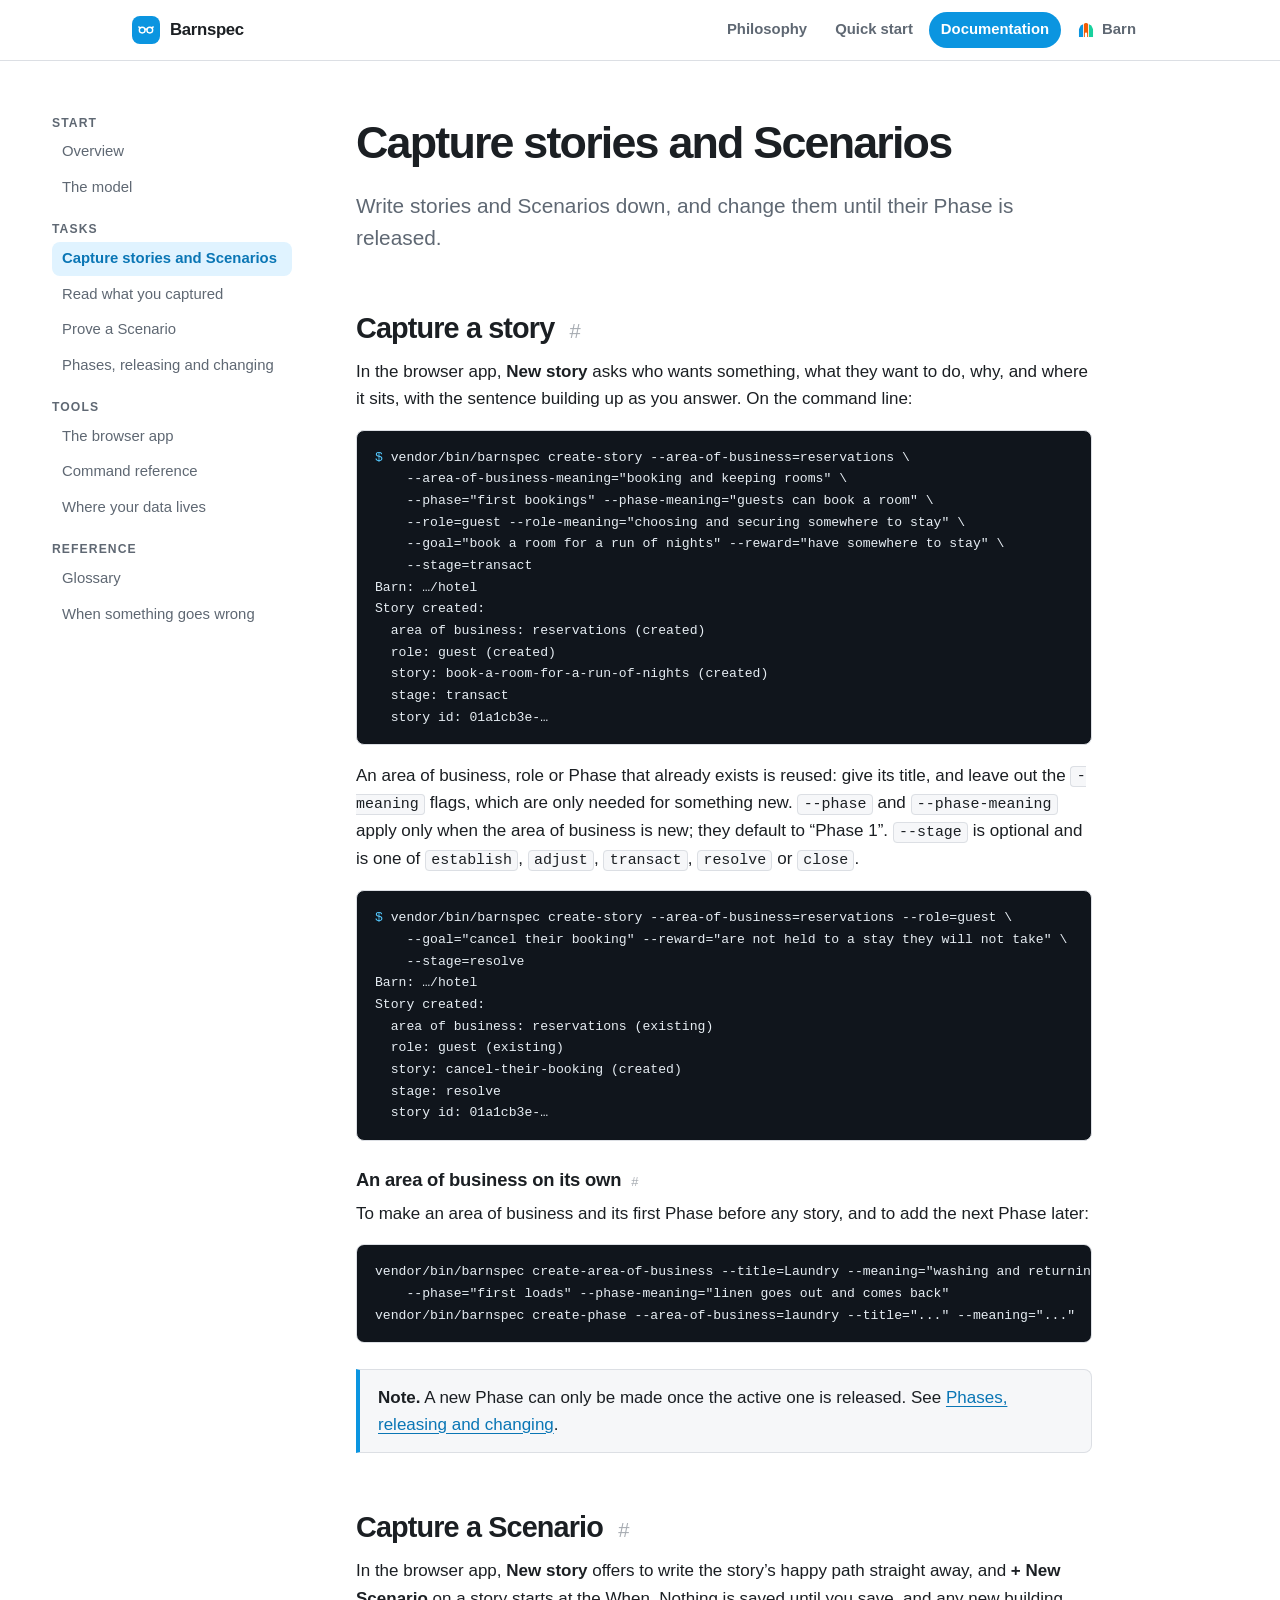
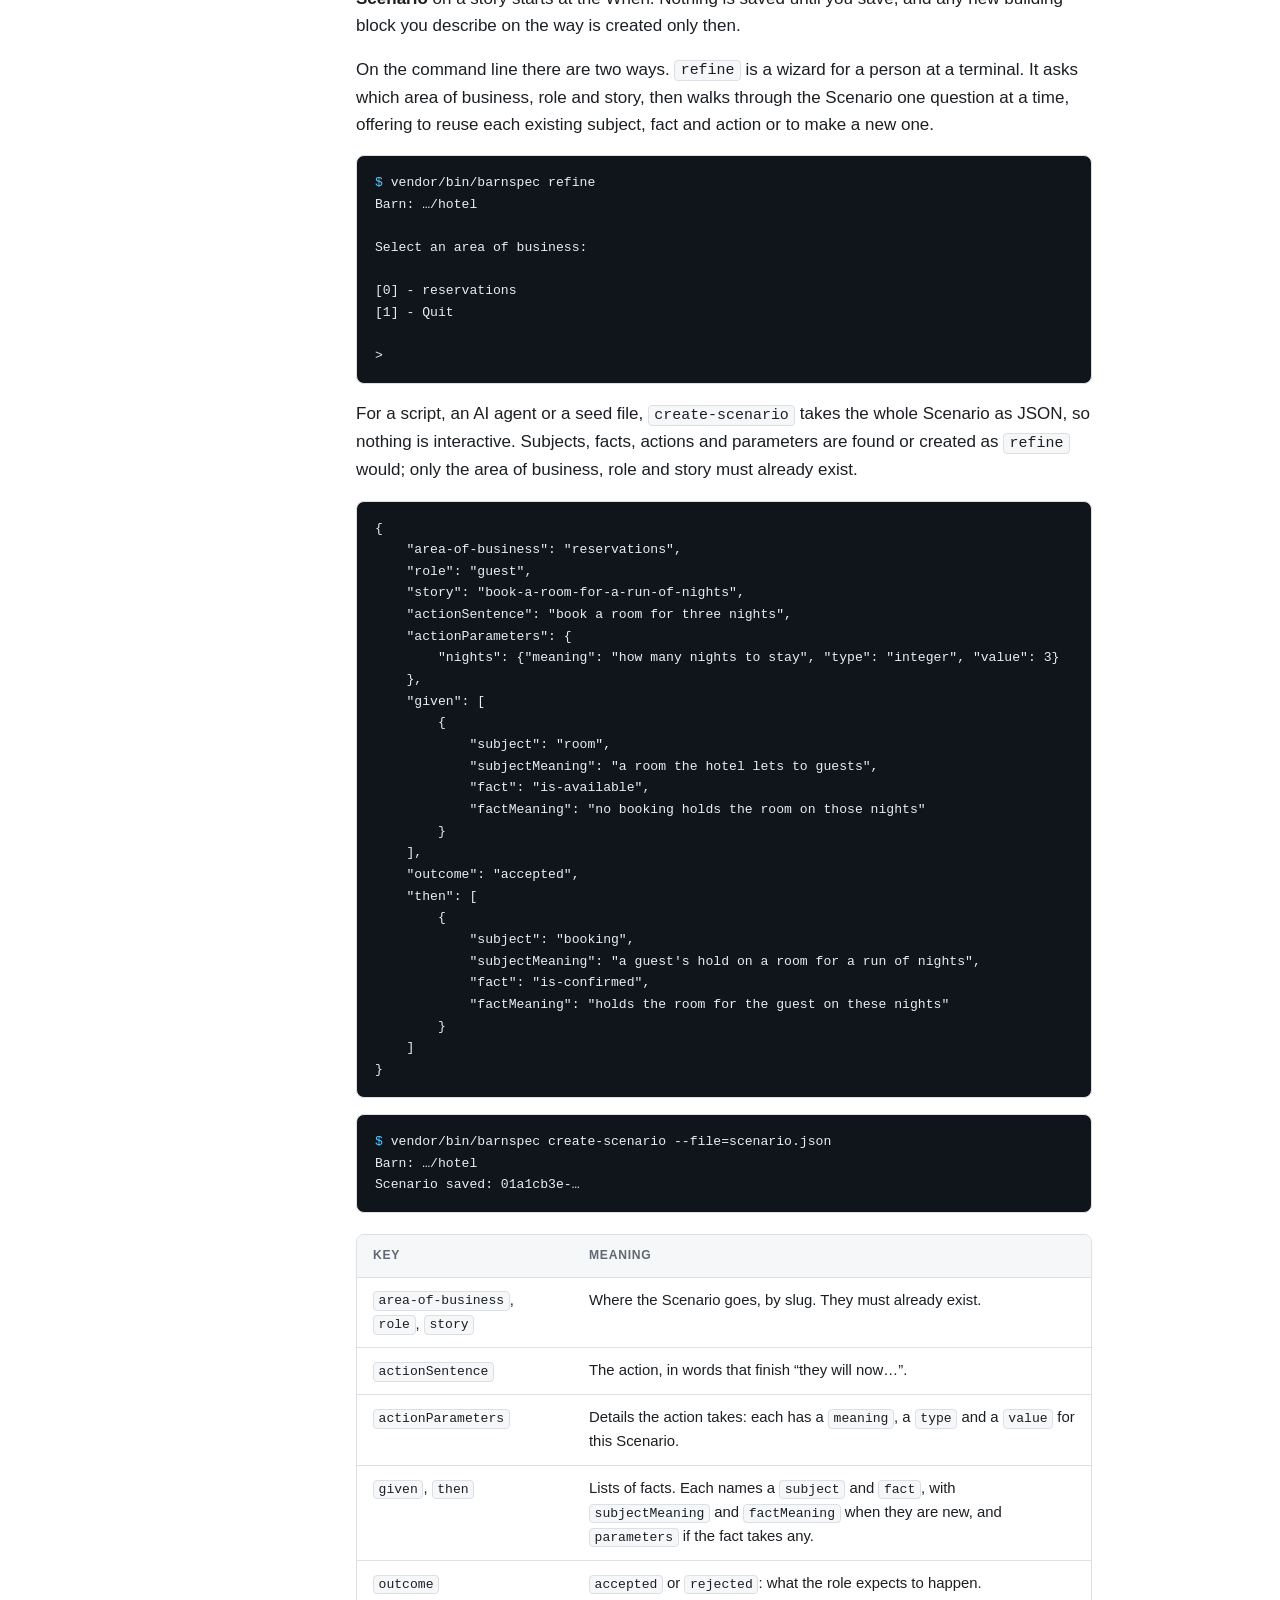
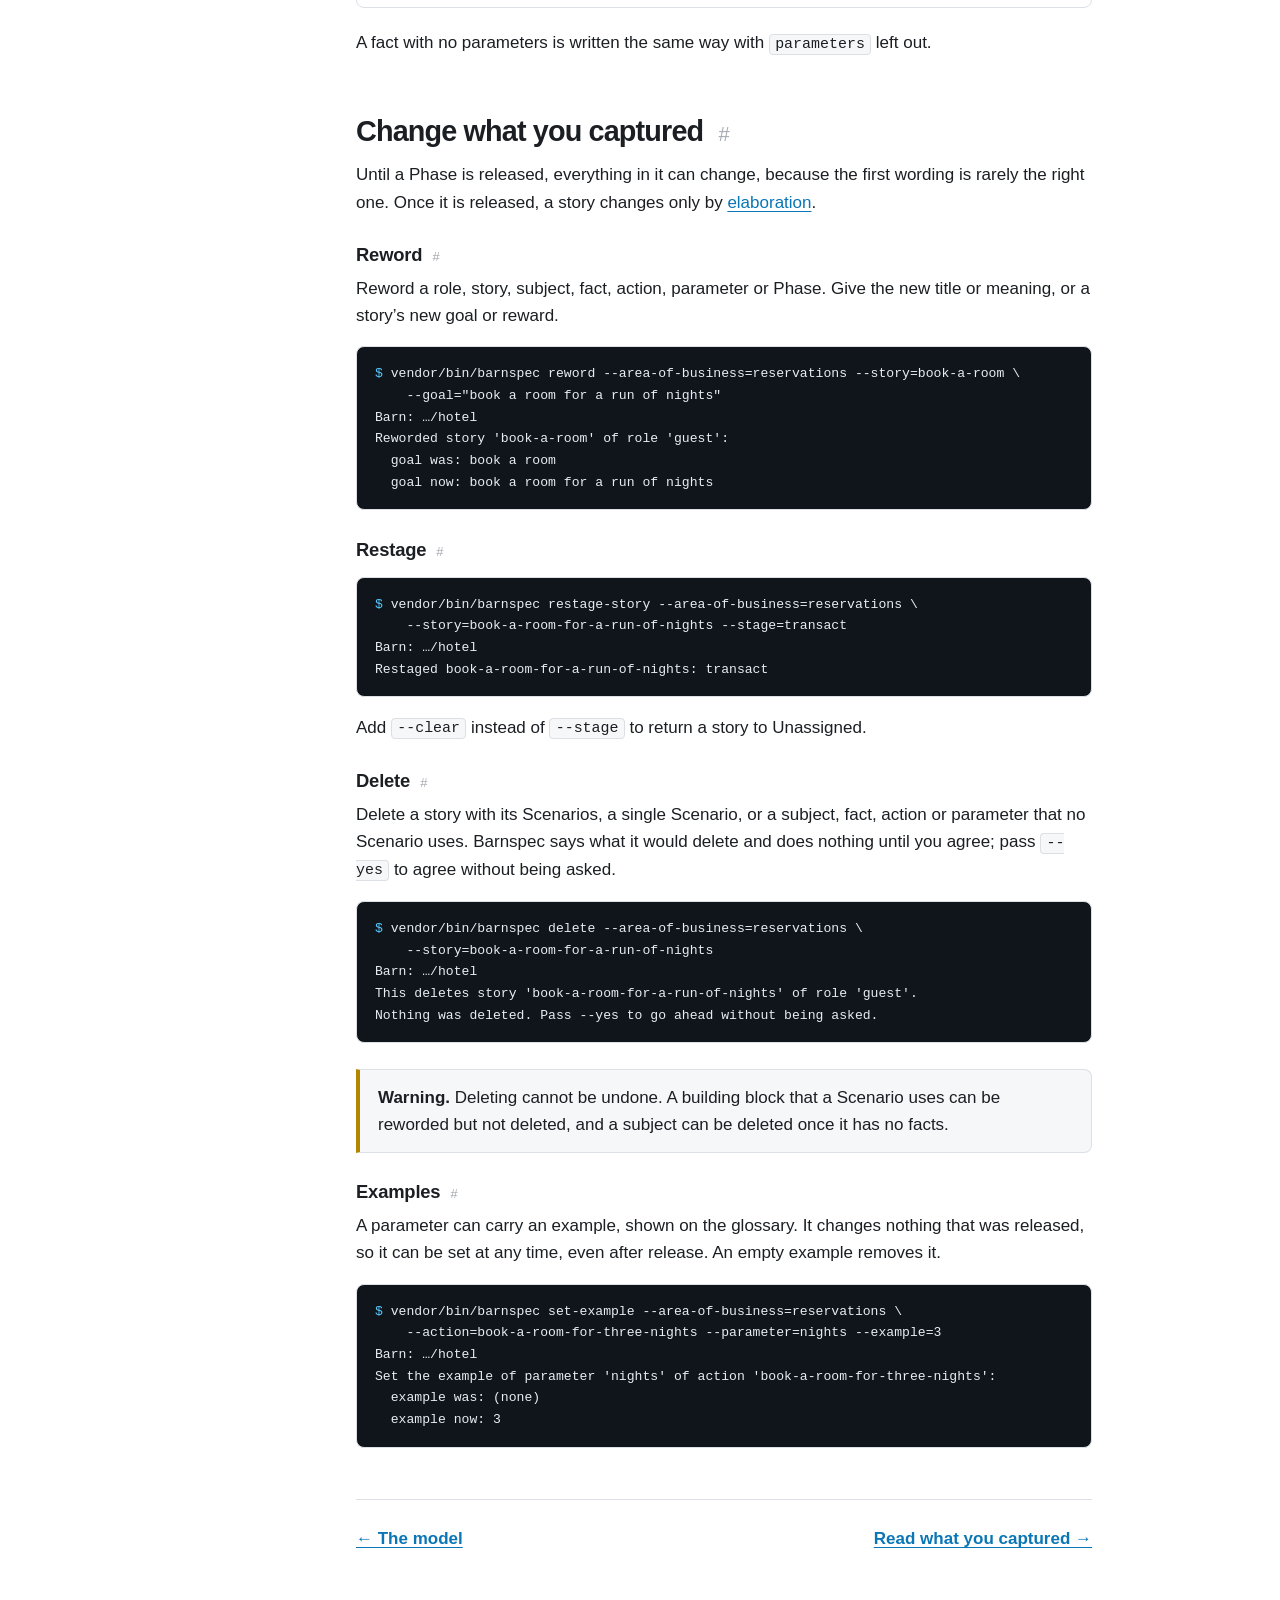
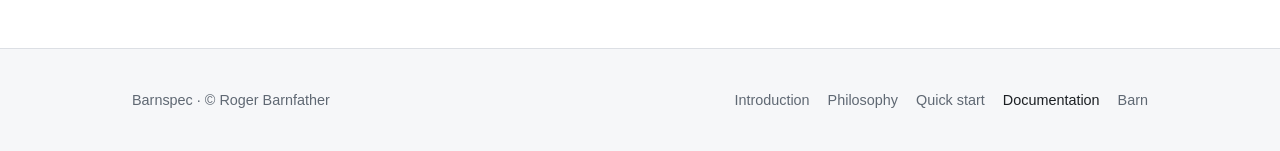
<file: docs/capture.html>
<!doctype html>
<html lang="en-GB">
<head>
  <meta charset="utf-8">
  <meta name="viewport" content="width=device-width, initial-scale=1">
  <title>Capture stories and Scenarios · Barnspec</title>
  <meta name="description" content="How to capture stories and Scenarios in the browser app or on the command line, and how to reword, restage and delete them.">
  <link rel="icon" href="../assets/base/barnspec.svg" type="image/svg+xml">
  <link rel="stylesheet" href="../assets/base/base.css">
  <link rel="stylesheet" href="../assets/site.css">
</head>
<body data-brand="spec">
  <a class="skip" href="#main">Skip to content</a>

  <header class="site-header">
    <div class="wrap">
      <a class="wordmark" href="../index.html"><svg class="mark tool-mark" viewBox="0 0 32 32" aria-hidden="true"><g transform="translate(16 16) scale(1.45) translate(-16 -16.5)" fill="none" stroke="currentColor" stroke-width="1.4" stroke-linecap="round" stroke-linejoin="round"><circle cx="12.2" cy="16.6" r="2.9"/><circle cx="19.8" cy="16.6" r="2.9"/><path d="M15 16c.6-.7 1.4-.7 2 0"/><path d="M10.15 14.55C9.65 13.95 9.2 13.55 8.7 13.55M21.85 14.55C22.35 13.95 22.8 13.55 23.3 13.55"/></g></svg>Barnspec</a>
      <nav aria-label="Barnspec">
        <ul class="nav">
          <li><a href="../philosophy.html">Philosophy</a></li>
          <li><a href="../quick-start.html">Quick start</a></li>
          <li><a href="index.html" aria-current="page">Documentation</a></li>
          <li><a href="https://rogerbarnfather.github.io/barn-website/"><svg class="barn-mark" viewBox="0 0 32 32" aria-hidden="true"><clipPath id="barn-mark-shape"><path d="M3 29V15.5L6.5 8 16 3l9.5 5 3.5 7.5V29Z"/></clipPath><g clip-path="url(#barn-mark-shape)"><rect x="3" y="0" width="7.67" height="29"/><path d="M12.17 0h7.66v29h-7.66ZM14 29v-6.5a2 2 0 0 1 4 0V29Z" fill-rule="evenodd"/><rect x="21.33" y="0" width="7.67" height="29"/></g></svg>Barn</a></li>
        </ul>
      </nav>
    </div>
  </header>

  <main id="main">
    <div class="docs wrap wide">
      <nav class="docs-nav" aria-label="Documentation"><h2>Start</h2><ul><li><a href="index.html">Overview</a></li><li><a href="model.html">The model</a></li></ul><h2>Tasks</h2><ul><li><a href="capture.html" aria-current="page">Capture stories and Scenarios</a></li><li><a href="read.html">Read what you captured</a></li><li><a href="prove.html">Prove a Scenario</a></li><li><a href="phases.html">Phases, releasing and changing</a></li></ul><h2>Tools</h2><ul><li><a href="gui.html">The browser app</a></li><li><a href="cli.html">Command reference</a></li><li><a href="data.html">Where your data lives</a></li></ul><h2>Reference</h2><ul><li><a href="glossary.html">Glossary</a></li><li><a href="troubleshooting.html">When something goes wrong</a></li></ul></nav>
      <article class="docs-article">
        <h1>Capture stories and Scenarios</h1>
        <p class="lede">Write stories and Scenarios down, and change them until their Phase is released.</p>
<h2 id="story">Capture a story <a class="anchor" href="#story" aria-label="Link to this section">#</a></h2>
<p>In the browser app, <strong>New story</strong> asks who wants something, what they want to do, why, and where it sits,
with the sentence building up as you answer. On the command line:</p>
<pre><code><span class="p">$ </span>vendor/bin/barnspec create-story --area-of-business=reservations \
    --area-of-business-meaning="booking and keeping rooms" \
    --phase="first bookings" --phase-meaning="guests can book a room" \
    --role=guest --role-meaning="choosing and securing somewhere to stay" \
    --goal="book a room for a run of nights" --reward="have somewhere to stay" \
    --stage=transact
Barn: …/hotel
Story created:
  area of business: reservations (created)
  role: guest (created)
  story: book-a-room-for-a-run-of-nights (created)
  stage: transact
  story id: 01a1cb3e-…</code></pre>
<p>An area of business, role or Phase that already exists is reused: give its title, and leave out the <code>-meaning</code>
flags, which are only needed for something new. <code>--phase</code> and <code>--phase-meaning</code> apply only when the area of
business is new; they default to “Phase 1”. <code>--stage</code> is optional and is one of <code>establish</code>, <code>adjust</code>,
<code>transact</code>, <code>resolve</code> or <code>close</code>.</p>
<pre><code><span class="p">$ </span>vendor/bin/barnspec create-story --area-of-business=reservations --role=guest \
    --goal="cancel their booking" --reward="are not held to a stay they will not take" \
    --stage=resolve
Barn: …/hotel
Story created:
  area of business: reservations (existing)
  role: guest (existing)
  story: cancel-their-booking (created)
  stage: resolve
  story id: 01a1cb3e-…</code></pre>
<h3 id="area">An area of business on its own <a class="anchor" href="#area" aria-label="Link to this section">#</a></h3>
<p>To make an area of business and its first Phase before any story, and to add the next Phase later:</p>
<pre><code>vendor/bin/barnspec create-area-of-business --title=Laundry --meaning="washing and returning linen" \
    --phase="first loads" --phase-meaning="linen goes out and comes back"
vendor/bin/barnspec create-phase --area-of-business=laundry --title="..." --meaning="..."</code></pre>
<aside class="callout note"><p><strong>Note.</strong> A new Phase can only be made once the active one is released. See <a href="phases.html">Phases, releasing and changing</a>.</p></aside>
<h2 id="scenario">Capture a Scenario <a class="anchor" href="#scenario" aria-label="Link to this section">#</a></h2>
<p>In the browser app, <strong>New story</strong> offers to write the story’s happy path straight away, and
<strong>+ New Scenario</strong> on a story starts at the When. Nothing is saved until you save, and any new building block you
describe on the way is created only then.</p>
<p>On the command line there are two ways. <code>refine</code> is a wizard for a person at a terminal. It asks which area of
business, role and story, then walks through the Scenario one question at a time, offering to reuse each existing subject, fact and
action or to make a new one.</p>
<pre><code><span class="p">$ </span>vendor/bin/barnspec refine
Barn: …/hotel

Select an area of business:

[0] - reservations
[1] - Quit

&gt;</code></pre>
<p>For a script, an AI agent or a seed file, <code>create-scenario</code> takes the whole Scenario as JSON, so nothing
is interactive. Subjects, facts, actions and parameters are found or created as <code>refine</code> would; only the area of business,
role and story must already exist.</p>
<pre><code>{
    "area-of-business": "reservations",
    "role": "guest",
    "story": "book-a-room-for-a-run-of-nights",
    "actionSentence": "book a room for three nights",
    "actionParameters": {
        "nights": {"meaning": "how many nights to stay", "type": "integer", "value": 3}
    },
    "given": [
        {
            "subject": "room",
            "subjectMeaning": "a room the hotel lets to guests",
            "fact": "is-available",
            "factMeaning": "no booking holds the room on those nights"
        }
    ],
    "outcome": "accepted",
    "then": [
        {
            "subject": "booking",
            "subjectMeaning": "a guest's hold on a room for a run of nights",
            "fact": "is-confirmed",
            "factMeaning": "holds the room for the guest on these nights"
        }
    ]
}</code></pre>
<pre><code><span class="p">$ </span>vendor/bin/barnspec create-scenario --file=scenario.json
Barn: …/hotel
Scenario saved: 01a1cb3e-…</code></pre>
<div class="table-wrap"><table><thead><tr><th scope="col">Key</th><th scope="col">Meaning</th></tr></thead><tbody><tr><td><code>area-of-business</code>, <code>role</code>, <code>story</code></td><td>Where the Scenario goes, by slug. They must already exist.</td></tr><tr><td><code>actionSentence</code></td><td>The action, in words that finish “they will now…”.</td></tr><tr><td><code>actionParameters</code></td><td>Details the action takes: each has a <code>meaning</code>, a <code>type</code> and a <code>value</code> for this Scenario.</td></tr><tr><td><code>given</code>, <code>then</code></td><td>Lists of facts. Each names a <code>subject</code> and <code>fact</code>, with <code>subjectMeaning</code> and <code>factMeaning</code> when they are new, and <code>parameters</code> if the fact takes any.</td></tr><tr><td><code>outcome</code></td><td><code>accepted</code> or <code>rejected</code>: what the role expects to happen.</td></tr></tbody></table></div>
<p>A fact with no parameters is written the same way with <code>parameters</code> left out.</p>
<h2 id="change">Change what you captured <a class="anchor" href="#change" aria-label="Link to this section">#</a></h2>
<p>Until a Phase is released, everything in it can change, because the first wording is rarely the right one. Once it is
released, a story changes only by <a href="phases.html#elaborate">elaboration</a>.</p>
<h3 id="reword">Reword <a class="anchor" href="#reword" aria-label="Link to this section">#</a></h3>
<p>Reword a role, story, subject, fact, action, parameter or Phase. Give the new title or meaning, or a story’s new goal or reward.</p>
<pre><code><span class="p">$ </span>vendor/bin/barnspec reword --area-of-business=reservations --story=book-a-room \
    --goal="book a room for a run of nights"
Barn: …/hotel
Reworded story 'book-a-room' of role 'guest':
  goal was: book a room
  goal now: book a room for a run of nights</code></pre>
<h3 id="restage">Restage <a class="anchor" href="#restage" aria-label="Link to this section">#</a></h3>
<pre><code><span class="p">$ </span>vendor/bin/barnspec restage-story --area-of-business=reservations \
    --story=book-a-room-for-a-run-of-nights --stage=transact
Barn: …/hotel
Restaged book-a-room-for-a-run-of-nights: transact</code></pre>
<p>Add <code>--clear</code> instead of <code>--stage</code> to return a story to Unassigned.</p>
<h3 id="delete">Delete <a class="anchor" href="#delete" aria-label="Link to this section">#</a></h3>
<p>Delete a story with its Scenarios, a single Scenario, or a subject, fact, action or parameter that no Scenario uses. Barnspec
says what it would delete and does nothing until you agree; pass <code>--yes</code> to agree without being asked.</p>
<pre><code><span class="p">$ </span>vendor/bin/barnspec delete --area-of-business=reservations \
    --story=book-a-room-for-a-run-of-nights
Barn: …/hotel
This deletes story 'book-a-room-for-a-run-of-nights' of role 'guest'.
Nothing was deleted. Pass --yes to go ahead without being asked.</code></pre>
<aside class="callout warning"><p><strong>Warning.</strong> Deleting cannot be undone. A building block that a Scenario uses can be reworded but not deleted, and a subject can be deleted once it has no facts.</p></aside>
<h3 id="examples">Examples <a class="anchor" href="#examples" aria-label="Link to this section">#</a></h3>
<p>A parameter can carry an example, shown on the glossary. It changes nothing that was released, so it can be set at any time, even after release. An empty example removes it.</p>
<pre><code><span class="p">$ </span>vendor/bin/barnspec set-example --area-of-business=reservations \
    --action=book-a-room-for-three-nights --parameter=nights --example=3
Barn: …/hotel
Set the example of parameter 'nights' of action 'book-a-room-for-three-nights':
  example was: (none)
  example now: 3</code></pre>
        <div class="docs-next"><a href="model.html">← The model</a><a href="read.html">Read what you captured →</a></div>
      </article>
    </div>
  </main>

  <footer class="site-footer">
    <div class="wrap">
      <span>Barnspec · © Roger Barnfather</span>
      <nav aria-label="Footer">
        <a href="../index.html">Introduction</a>
        <a href="../philosophy.html">Philosophy</a>
        <a href="../quick-start.html">Quick start</a>
        <a href="index.html" aria-current="page">Documentation</a>
        <a href="https://rogerbarnfather.github.io/barn-website/">Barn</a>
      </nav>
    </div>
  </footer>
</body>
</html>
</file>
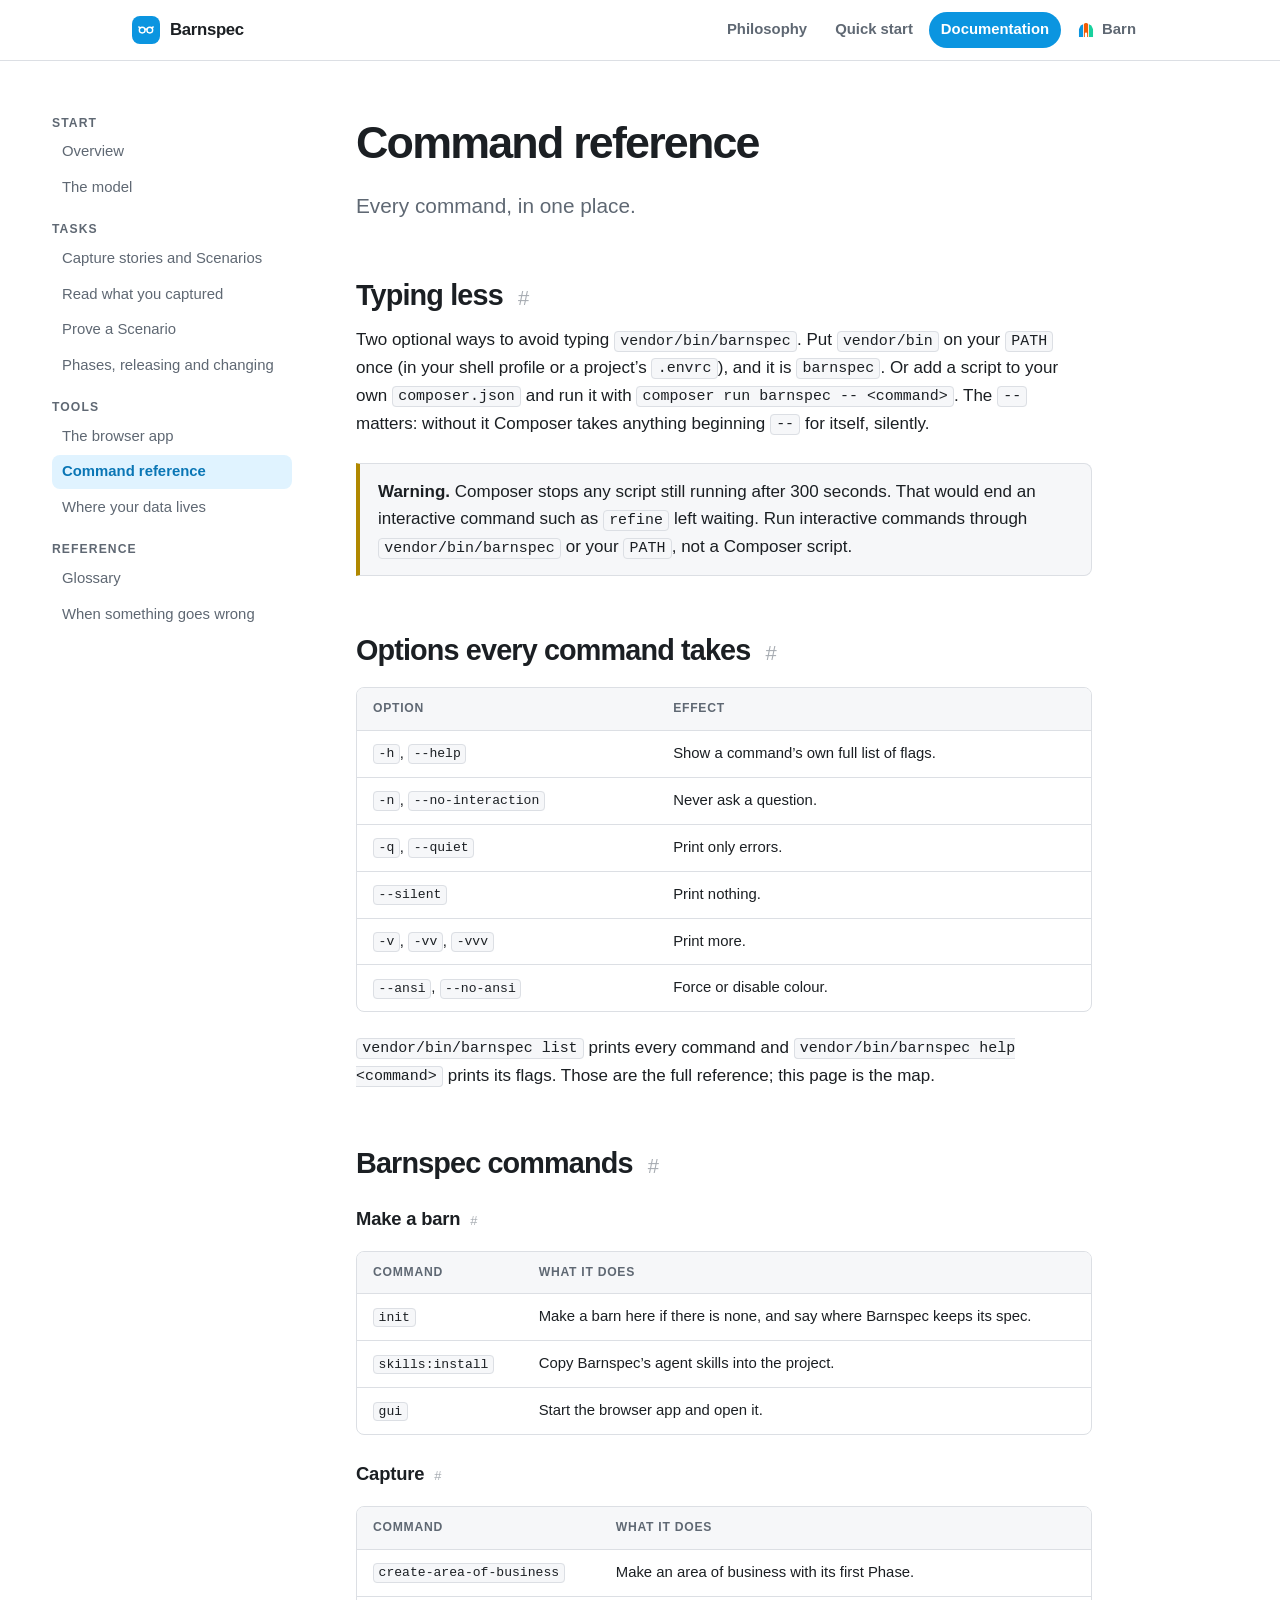
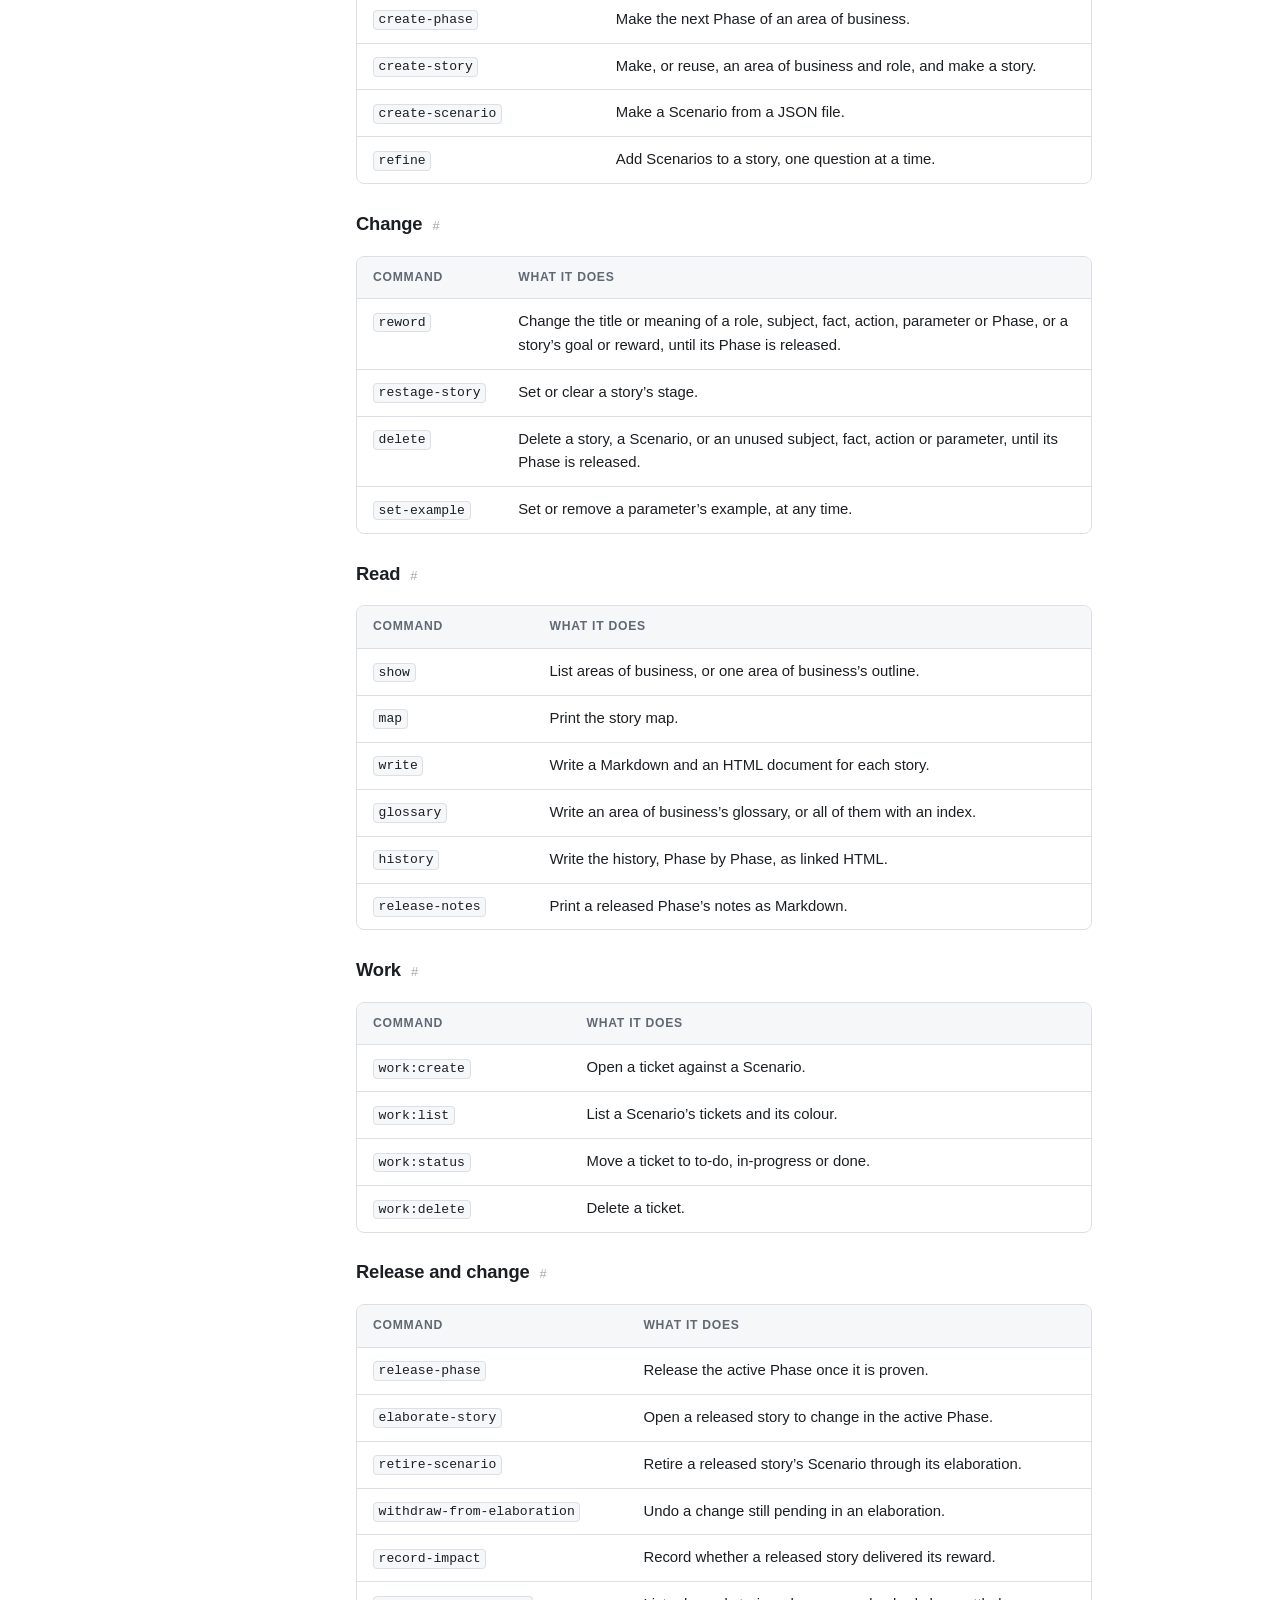
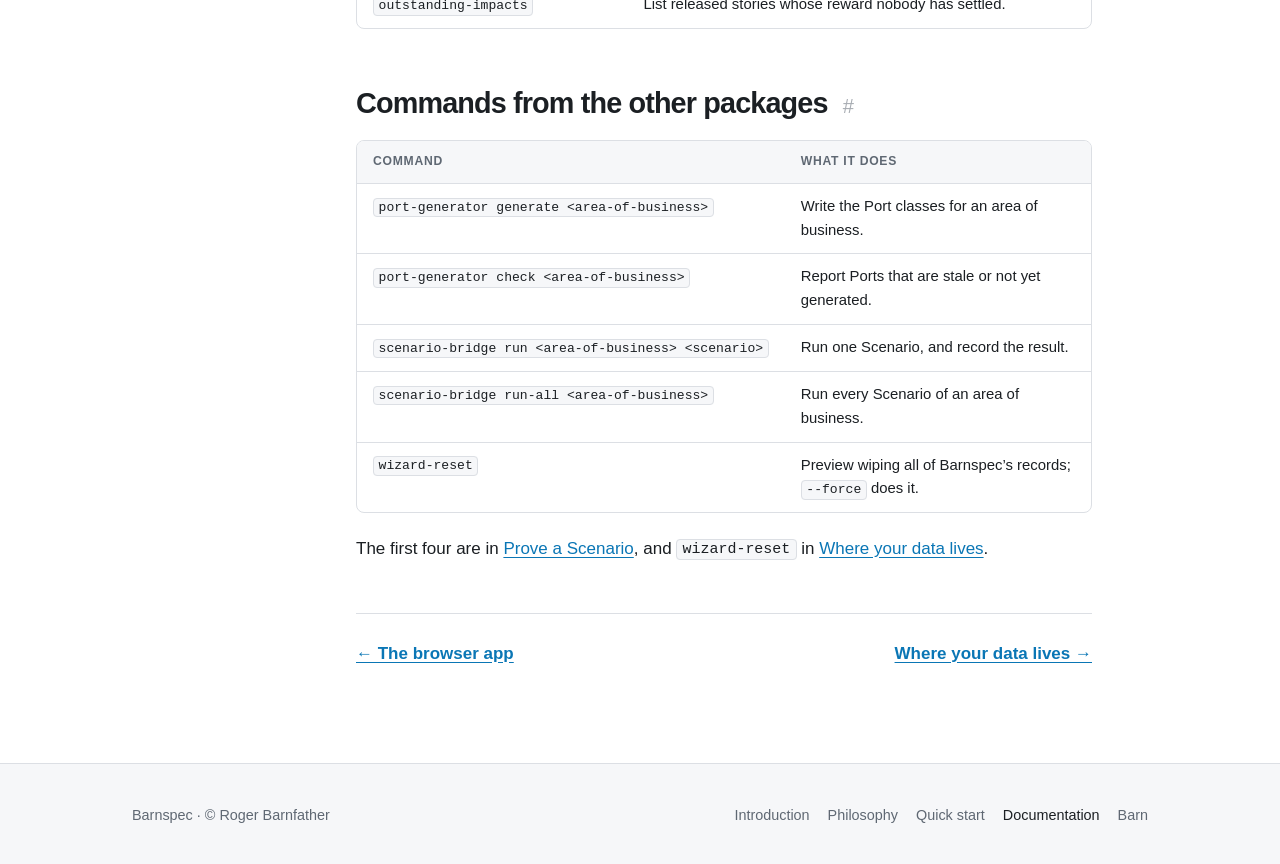
<file: docs/cli.html>
<!doctype html>
<html lang="en-GB">
<head>
  <meta charset="utf-8">
  <meta name="viewport" content="width=device-width, initial-scale=1">
  <title>Command reference · Barnspec</title>
  <meta name="description" content="Every Barnspec command, grouped by what it does, with the options all commands share.">
  <link rel="icon" href="../assets/base/barnspec.svg" type="image/svg+xml">
  <link rel="stylesheet" href="../assets/base/base.css">
  <link rel="stylesheet" href="../assets/site.css">
</head>
<body data-brand="spec">
  <a class="skip" href="#main">Skip to content</a>

  <header class="site-header">
    <div class="wrap">
      <a class="wordmark" href="../index.html"><svg class="mark tool-mark" viewBox="0 0 32 32" aria-hidden="true"><g transform="translate(16 16) scale(1.45) translate(-16 -16.5)" fill="none" stroke="currentColor" stroke-width="1.4" stroke-linecap="round" stroke-linejoin="round"><circle cx="12.2" cy="16.6" r="2.9"/><circle cx="19.8" cy="16.6" r="2.9"/><path d="M15 16c.6-.7 1.4-.7 2 0"/><path d="M10.15 14.55C9.65 13.95 9.2 13.55 8.7 13.55M21.85 14.55C22.35 13.95 22.8 13.55 23.3 13.55"/></g></svg>Barnspec</a>
      <nav aria-label="Barnspec">
        <ul class="nav">
          <li><a href="../philosophy.html">Philosophy</a></li>
          <li><a href="../quick-start.html">Quick start</a></li>
          <li><a href="index.html" aria-current="page">Documentation</a></li>
          <li><a href="https://rogerbarnfather.github.io/barn-website/"><svg class="barn-mark" viewBox="0 0 32 32" aria-hidden="true"><clipPath id="barn-mark-shape"><path d="M3 29V15.5L6.5 8 16 3l9.5 5 3.5 7.5V29Z"/></clipPath><g clip-path="url(#barn-mark-shape)"><rect x="3" y="0" width="7.67" height="29"/><path d="M12.17 0h7.66v29h-7.66ZM14 29v-6.5a2 2 0 0 1 4 0V29Z" fill-rule="evenodd"/><rect x="21.33" y="0" width="7.67" height="29"/></g></svg>Barn</a></li>
        </ul>
      </nav>
    </div>
  </header>

  <main id="main">
    <div class="docs wrap wide">
      <nav class="docs-nav" aria-label="Documentation"><h2>Start</h2><ul><li><a href="index.html">Overview</a></li><li><a href="model.html">The model</a></li></ul><h2>Tasks</h2><ul><li><a href="capture.html">Capture stories and Scenarios</a></li><li><a href="read.html">Read what you captured</a></li><li><a href="prove.html">Prove a Scenario</a></li><li><a href="phases.html">Phases, releasing and changing</a></li></ul><h2>Tools</h2><ul><li><a href="gui.html">The browser app</a></li><li><a href="cli.html" aria-current="page">Command reference</a></li><li><a href="data.html">Where your data lives</a></li></ul><h2>Reference</h2><ul><li><a href="glossary.html">Glossary</a></li><li><a href="troubleshooting.html">When something goes wrong</a></li></ul></nav>
      <article class="docs-article">
        <h1>Command reference</h1>
        <p class="lede">Every command, in one place.</p>
<h2 id="shorter">Typing less <a class="anchor" href="#shorter" aria-label="Link to this section">#</a></h2>
<p>Two optional ways to avoid typing <code>vendor/bin/barnspec</code>. Put <code>vendor/bin</code> on your <code>PATH</code>
once (in your shell profile or a project’s <code>.envrc</code>), and it is <code>barnspec</code>. Or add a script to your own
<code>composer.json</code> and run it with <code>composer run barnspec -- &lt;command&gt;</code>. The <code>--</code> matters: without it
Composer takes anything beginning <code>--</code> for itself, silently.</p>
<aside class="callout warning"><p><strong>Warning.</strong> Composer stops any script still running after 300 seconds. That would end an interactive command such as <code>refine</code> left waiting. Run interactive commands through <code>vendor/bin/barnspec</code> or your <code>PATH</code>, not a Composer script.</p></aside>
<h2 id="options">Options every command takes <a class="anchor" href="#options" aria-label="Link to this section">#</a></h2>
<div class="table-wrap"><table><thead><tr><th scope="col">Option</th><th scope="col">Effect</th></tr></thead><tbody><tr><td><code>-h</code>, <code>--help</code></td><td>Show a command’s own full list of flags.</td></tr><tr><td><code>-n</code>, <code>--no-interaction</code></td><td>Never ask a question.</td></tr><tr><td><code>-q</code>, <code>--quiet</code></td><td>Print only errors.</td></tr><tr><td><code>--silent</code></td><td>Print nothing.</td></tr><tr><td><code>-v</code>, <code>-vv</code>, <code>-vvv</code></td><td>Print more.</td></tr><tr><td><code>--ansi</code>, <code>--no-ansi</code></td><td>Force or disable colour.</td></tr></tbody></table></div>
<p><code>vendor/bin/barnspec list</code> prints every command and <code>vendor/bin/barnspec help &lt;command&gt;</code> prints its flags. Those are the full reference; this page is the map.</p>
<h2 id="commands">Barnspec commands <a class="anchor" href="#commands" aria-label="Link to this section">#</a></h2>
<h3 id="make-a-barn">Make a barn <a class="anchor" href="#make-a-barn" aria-label="Link to this section">#</a></h3>
<div class="table-wrap"><table><thead><tr><th scope="col">Command</th><th scope="col">What it does</th></tr></thead><tbody><tr><td><code>init</code></td><td>Make a barn here if there is none, and say where Barnspec keeps its spec.</td></tr><tr><td><code>skills:install</code></td><td>Copy Barnspec’s agent skills into the project.</td></tr><tr><td><code>gui</code></td><td>Start the browser app and open it.</td></tr></tbody></table></div>
<h3 id="capture">Capture <a class="anchor" href="#capture" aria-label="Link to this section">#</a></h3>
<div class="table-wrap"><table><thead><tr><th scope="col">Command</th><th scope="col">What it does</th></tr></thead><tbody><tr><td><code>create-area-of-business</code></td><td>Make an area of business with its first Phase.</td></tr><tr><td><code>create-phase</code></td><td>Make the next Phase of an area of business.</td></tr><tr><td><code>create-story</code></td><td>Make, or reuse, an area of business and role, and make a story.</td></tr><tr><td><code>create-scenario</code></td><td>Make a Scenario from a JSON file.</td></tr><tr><td><code>refine</code></td><td>Add Scenarios to a story, one question at a time.</td></tr></tbody></table></div>
<h3 id="change">Change <a class="anchor" href="#change" aria-label="Link to this section">#</a></h3>
<div class="table-wrap"><table><thead><tr><th scope="col">Command</th><th scope="col">What it does</th></tr></thead><tbody><tr><td><code>reword</code></td><td>Change the title or meaning of a role, subject, fact, action, parameter or Phase, or a story’s goal or reward, until its Phase is released.</td></tr><tr><td><code>restage-story</code></td><td>Set or clear a story’s stage.</td></tr><tr><td><code>delete</code></td><td>Delete a story, a Scenario, or an unused subject, fact, action or parameter, until its Phase is released.</td></tr><tr><td><code>set-example</code></td><td>Set or remove a parameter’s example, at any time.</td></tr></tbody></table></div>
<h3 id="read">Read <a class="anchor" href="#read" aria-label="Link to this section">#</a></h3>
<div class="table-wrap"><table><thead><tr><th scope="col">Command</th><th scope="col">What it does</th></tr></thead><tbody><tr><td><code>show</code></td><td>List areas of business, or one area of business’s outline.</td></tr><tr><td><code>map</code></td><td>Print the story map.</td></tr><tr><td><code>write</code></td><td>Write a Markdown and an HTML document for each story.</td></tr><tr><td><code>glossary</code></td><td>Write an area of business’s glossary, or all of them with an index.</td></tr><tr><td><code>history</code></td><td>Write the history, Phase by Phase, as linked HTML.</td></tr><tr><td><code>release-notes</code></td><td>Print a released Phase’s notes as Markdown.</td></tr></tbody></table></div>
<h3 id="work">Work <a class="anchor" href="#work" aria-label="Link to this section">#</a></h3>
<div class="table-wrap"><table><thead><tr><th scope="col">Command</th><th scope="col">What it does</th></tr></thead><tbody><tr><td><code>work:create</code></td><td>Open a ticket against a Scenario.</td></tr><tr><td><code>work:list</code></td><td>List a Scenario’s tickets and its colour.</td></tr><tr><td><code>work:status</code></td><td>Move a ticket to to-do, in-progress or done.</td></tr><tr><td><code>work:delete</code></td><td>Delete a ticket.</td></tr></tbody></table></div>
<h3 id="release-and-change">Release and change <a class="anchor" href="#release-and-change" aria-label="Link to this section">#</a></h3>
<div class="table-wrap"><table><thead><tr><th scope="col">Command</th><th scope="col">What it does</th></tr></thead><tbody><tr><td><code>release-phase</code></td><td>Release the active Phase once it is proven.</td></tr><tr><td><code>elaborate-story</code></td><td>Open a released story to change in the active Phase.</td></tr><tr><td><code>retire-scenario</code></td><td>Retire a released story’s Scenario through its elaboration.</td></tr><tr><td><code>withdraw-from-elaboration</code></td><td>Undo a change still pending in an elaboration.</td></tr><tr><td><code>record-impact</code></td><td>Record whether a released story delivered its reward.</td></tr><tr><td><code>outstanding-impacts</code></td><td>List released stories whose reward nobody has settled.</td></tr></tbody></table></div>
<h2 id="other">Commands from the other packages <a class="anchor" href="#other" aria-label="Link to this section">#</a></h2>
<div class="table-wrap"><table><thead><tr><th scope="col">Command</th><th scope="col">What it does</th></tr></thead><tbody><tr><td><code>port-generator generate &lt;area-of-business&gt;</code></td><td>Write the Port classes for an area of business.</td></tr><tr><td><code>port-generator check &lt;area-of-business&gt;</code></td><td>Report Ports that are stale or not yet generated.</td></tr><tr><td><code>scenario-bridge run &lt;area-of-business&gt; &lt;scenario&gt;</code></td><td>Run one Scenario, and record the result.</td></tr><tr><td><code>scenario-bridge run-all &lt;area-of-business&gt;</code></td><td>Run every Scenario of an area of business.</td></tr><tr><td><code>wizard-reset</code></td><td>Preview wiping all of Barnspec’s records; <code>--force</code> does it.</td></tr></tbody></table></div>
<p>The first four are in <a href="prove.html">Prove a Scenario</a>, and <code>wizard-reset</code> in <a href="data.html">Where your data lives</a>.</p>
        <div class="docs-next"><a href="gui.html">← The browser app</a><a href="data.html">Where your data lives →</a></div>
      </article>
    </div>
  </main>

  <footer class="site-footer">
    <div class="wrap">
      <span>Barnspec · © Roger Barnfather</span>
      <nav aria-label="Footer">
        <a href="../index.html">Introduction</a>
        <a href="../philosophy.html">Philosophy</a>
        <a href="../quick-start.html">Quick start</a>
        <a href="index.html" aria-current="page">Documentation</a>
        <a href="https://rogerbarnfather.github.io/barn-website/">Barn</a>
      </nav>
    </div>
  </footer>
</body>
</html>
</file>
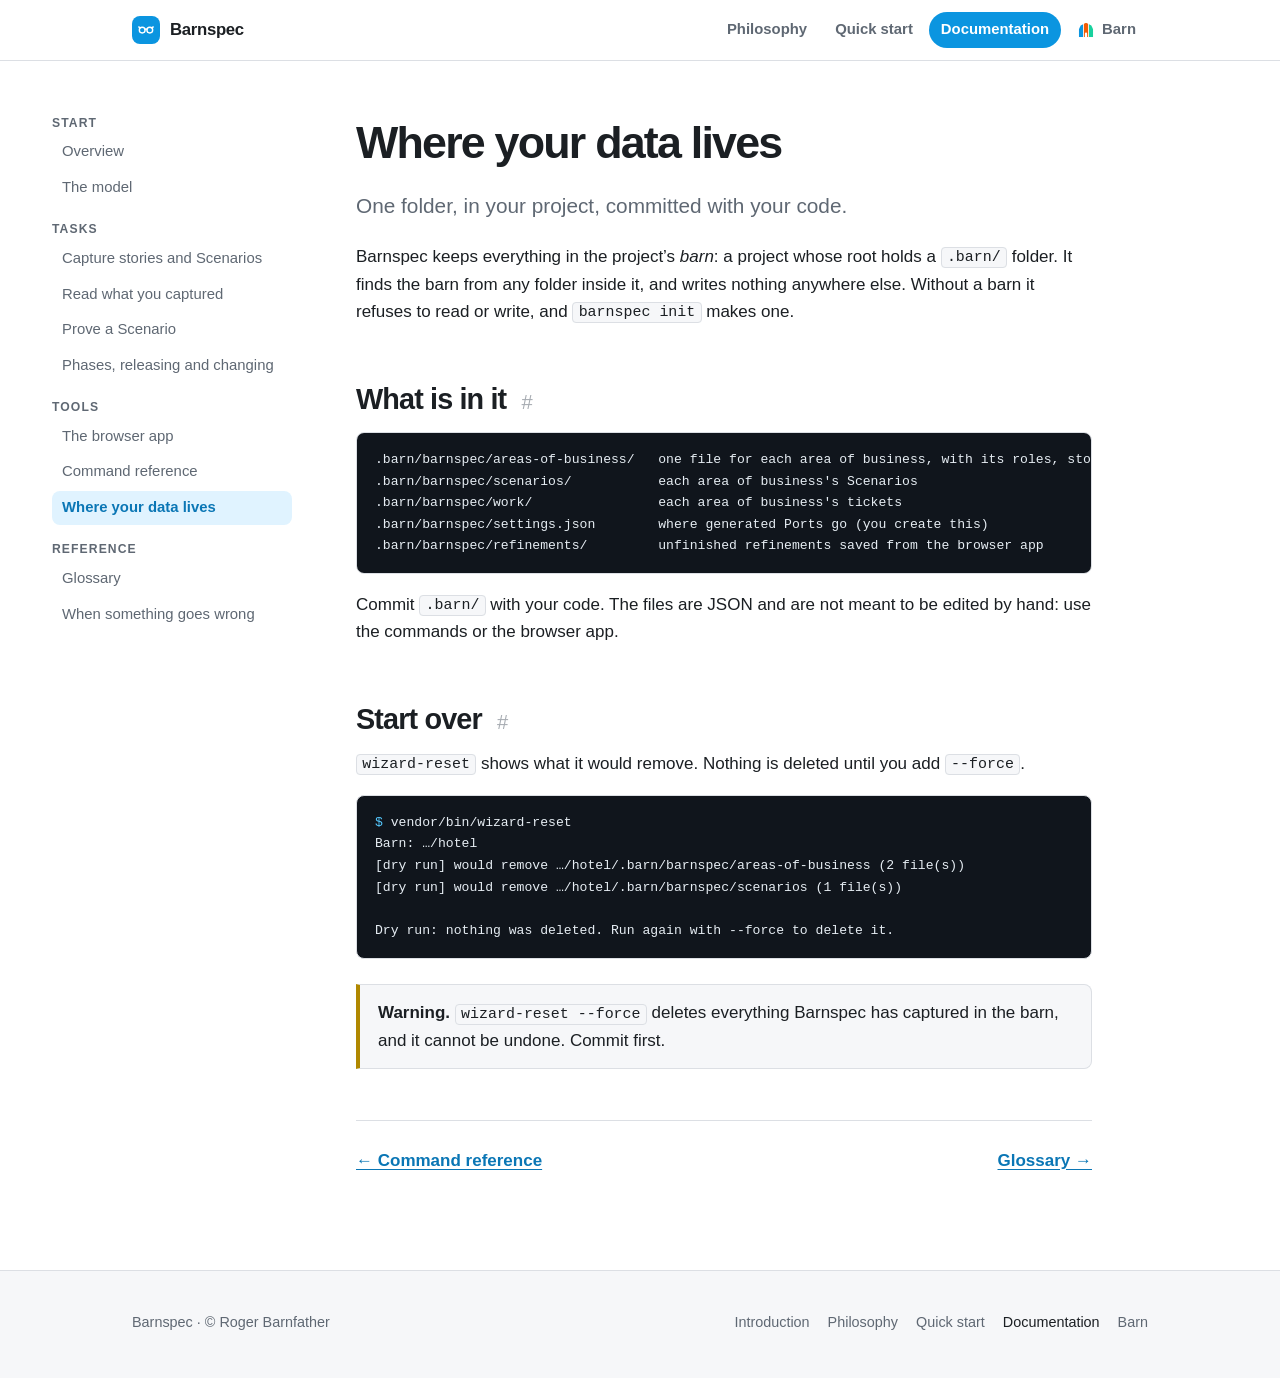
<file: docs/data.html>
<!doctype html>
<html lang="en-GB">
<head>
  <meta charset="utf-8">
  <meta name="viewport" content="width=device-width, initial-scale=1">
  <title>Where your data lives · Barnspec</title>
  <meta name="description" content="Where Barnspec keeps its records: the .barn folder, what is in it and how to start over.">
  <link rel="icon" href="../assets/base/barnspec.svg" type="image/svg+xml">
  <link rel="stylesheet" href="../assets/base/base.css">
  <link rel="stylesheet" href="../assets/site.css">
</head>
<body data-brand="spec">
  <a class="skip" href="#main">Skip to content</a>

  <header class="site-header">
    <div class="wrap">
      <a class="wordmark" href="../index.html"><svg class="mark tool-mark" viewBox="0 0 32 32" aria-hidden="true"><g transform="translate(16 16) scale(1.45) translate(-16 -16.5)" fill="none" stroke="currentColor" stroke-width="1.4" stroke-linecap="round" stroke-linejoin="round"><circle cx="12.2" cy="16.6" r="2.9"/><circle cx="19.8" cy="16.6" r="2.9"/><path d="M15 16c.6-.7 1.4-.7 2 0"/><path d="M10.15 14.55C9.65 13.95 9.2 13.55 8.7 13.55M21.85 14.55C22.35 13.95 22.8 13.55 23.3 13.55"/></g></svg>Barnspec</a>
      <nav aria-label="Barnspec">
        <ul class="nav">
          <li><a href="../philosophy.html">Philosophy</a></li>
          <li><a href="../quick-start.html">Quick start</a></li>
          <li><a href="index.html" aria-current="page">Documentation</a></li>
          <li><a href="https://rogerbarnfather.github.io/barn-website/"><svg class="barn-mark" viewBox="0 0 32 32" aria-hidden="true"><clipPath id="barn-mark-shape"><path d="M3 29V15.5L6.5 8 16 3l9.5 5 3.5 7.5V29Z"/></clipPath><g clip-path="url(#barn-mark-shape)"><rect x="3" y="0" width="7.67" height="29"/><path d="M12.17 0h7.66v29h-7.66ZM14 29v-6.5a2 2 0 0 1 4 0V29Z" fill-rule="evenodd"/><rect x="21.33" y="0" width="7.67" height="29"/></g></svg>Barn</a></li>
        </ul>
      </nav>
    </div>
  </header>

  <main id="main">
    <div class="docs wrap wide">
      <nav class="docs-nav" aria-label="Documentation"><h2>Start</h2><ul><li><a href="index.html">Overview</a></li><li><a href="model.html">The model</a></li></ul><h2>Tasks</h2><ul><li><a href="capture.html">Capture stories and Scenarios</a></li><li><a href="read.html">Read what you captured</a></li><li><a href="prove.html">Prove a Scenario</a></li><li><a href="phases.html">Phases, releasing and changing</a></li></ul><h2>Tools</h2><ul><li><a href="gui.html">The browser app</a></li><li><a href="cli.html">Command reference</a></li><li><a href="data.html" aria-current="page">Where your data lives</a></li></ul><h2>Reference</h2><ul><li><a href="glossary.html">Glossary</a></li><li><a href="troubleshooting.html">When something goes wrong</a></li></ul></nav>
      <article class="docs-article">
        <h1>Where your data lives</h1>
        <p class="lede">One folder, in your project, committed with your code.</p>
<p>Barnspec keeps everything in the project’s <em>barn</em>: a project whose root holds a <code>.barn/</code> folder.
It finds the barn from any folder inside it, and writes nothing anywhere else. Without a barn it refuses to read or write, and
<code>barnspec init</code> makes one.</p>
<h2 id="contents">What is in it <a class="anchor" href="#contents" aria-label="Link to this section">#</a></h2>
<pre><code>.barn/barnspec/areas-of-business/   one file for each area of business, with its roles, stories and building blocks
.barn/barnspec/scenarios/           each area of business's Scenarios
.barn/barnspec/work/                each area of business's tickets
.barn/barnspec/settings.json        where generated Ports go (you create this)
.barn/barnspec/refinements/         unfinished refinements saved from the browser app</code></pre>
<p>Commit <code>.barn/</code> with your code. The files are JSON and are not meant to be edited by hand: use the
commands or the browser app.</p>
<h2 id="start-over">Start over <a class="anchor" href="#start-over" aria-label="Link to this section">#</a></h2>
<p><code>wizard-reset</code> shows what it would remove. Nothing is deleted until you add <code>--force</code>.</p>
<pre><code><span class="p">$ </span>vendor/bin/wizard-reset
Barn: …/hotel
[dry run] would remove …/hotel/.barn/barnspec/areas-of-business (2 file(s))
[dry run] would remove …/hotel/.barn/barnspec/scenarios (1 file(s))

Dry run: nothing was deleted. Run again with --force to delete it.</code></pre>
<aside class="callout warning"><p><strong>Warning.</strong> <code>wizard-reset --force</code> deletes everything Barnspec has captured in the barn, and it cannot be undone. Commit first.</p></aside>
        <div class="docs-next"><a href="cli.html">← Command reference</a><a href="glossary.html">Glossary →</a></div>
      </article>
    </div>
  </main>

  <footer class="site-footer">
    <div class="wrap">
      <span>Barnspec · © Roger Barnfather</span>
      <nav aria-label="Footer">
        <a href="../index.html">Introduction</a>
        <a href="../philosophy.html">Philosophy</a>
        <a href="../quick-start.html">Quick start</a>
        <a href="index.html" aria-current="page">Documentation</a>
        <a href="https://rogerbarnfather.github.io/barn-website/">Barn</a>
      </nav>
    </div>
  </footer>
</body>
</html>
</file>
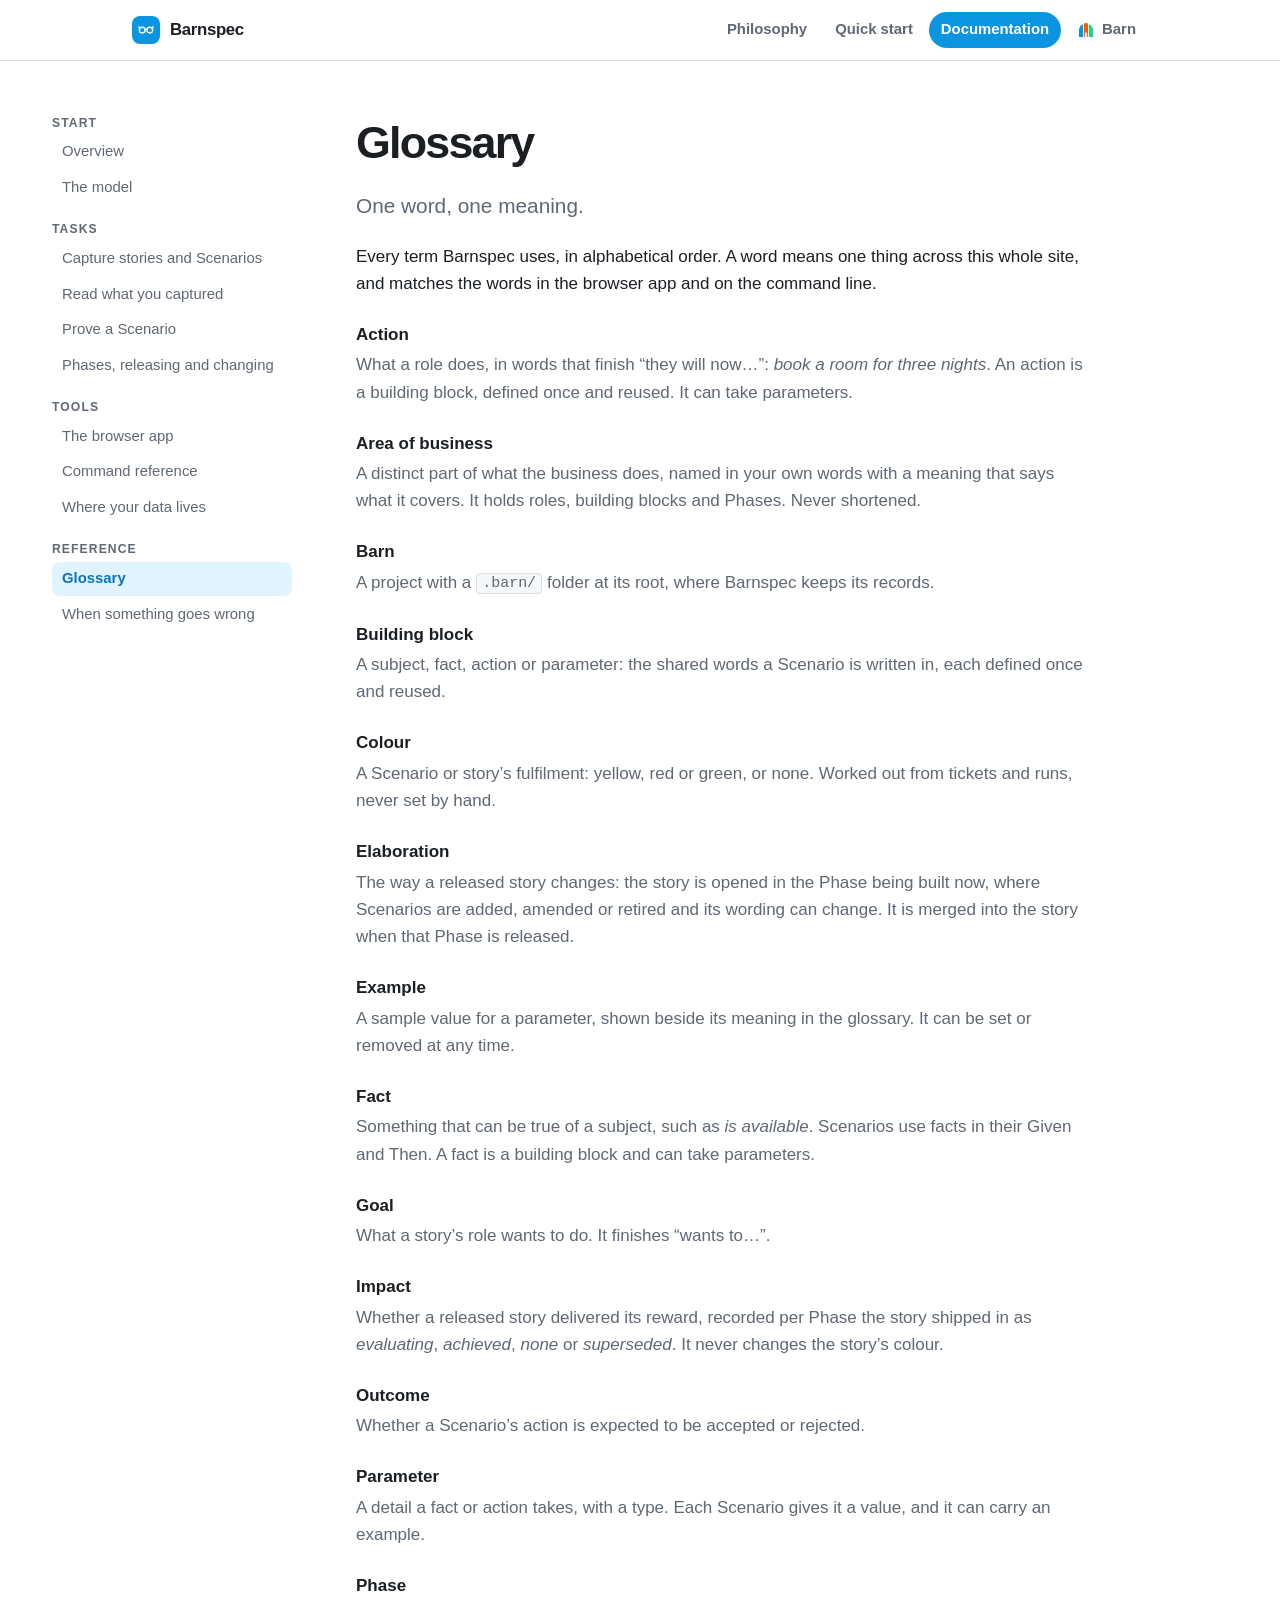
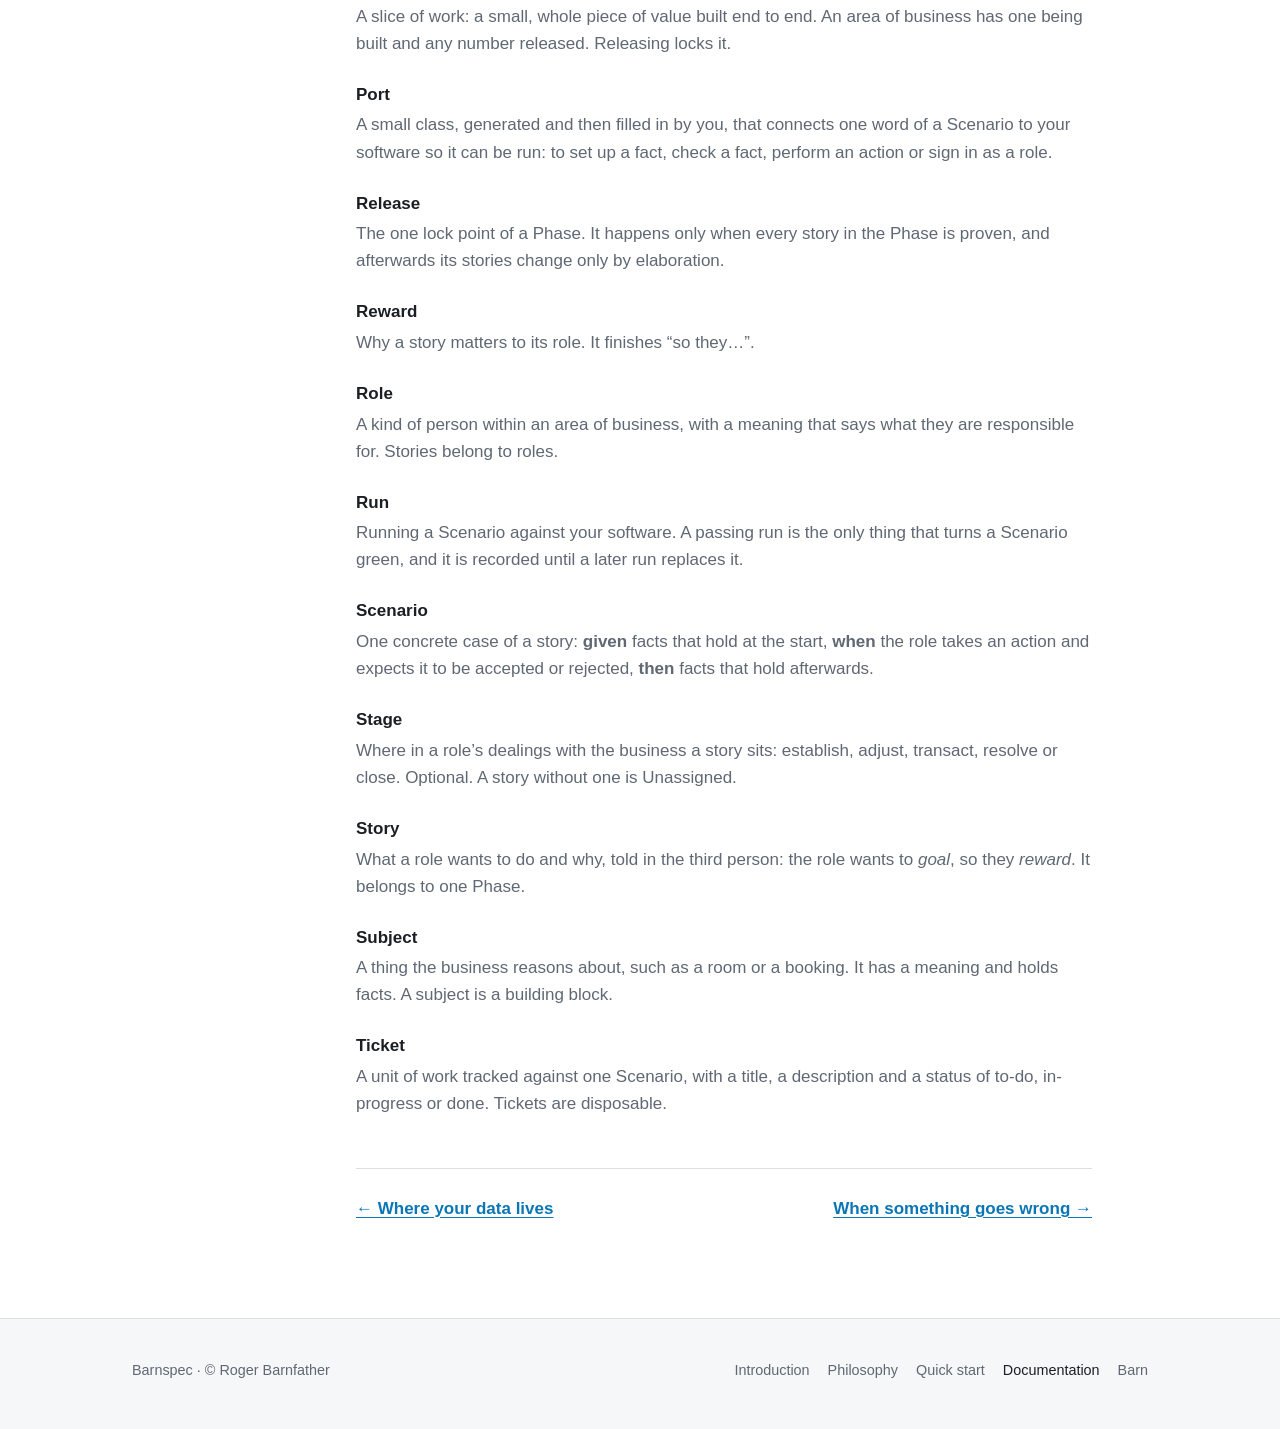
<file: docs/glossary.html>
<!doctype html>
<html lang="en-GB">
<head>
  <meta charset="utf-8">
  <meta name="viewport" content="width=device-width, initial-scale=1">
  <title>Glossary · Barnspec</title>
  <meta name="description" content="The Barnspec glossary: every term, in alphabetical order.">
  <link rel="icon" href="../assets/base/barnspec.svg" type="image/svg+xml">
  <link rel="stylesheet" href="../assets/base/base.css">
  <link rel="stylesheet" href="../assets/site.css">
</head>
<body data-brand="spec">
  <a class="skip" href="#main">Skip to content</a>

  <header class="site-header">
    <div class="wrap">
      <a class="wordmark" href="../index.html"><svg class="mark tool-mark" viewBox="0 0 32 32" aria-hidden="true"><g transform="translate(16 16) scale(1.45) translate(-16 -16.5)" fill="none" stroke="currentColor" stroke-width="1.4" stroke-linecap="round" stroke-linejoin="round"><circle cx="12.2" cy="16.6" r="2.9"/><circle cx="19.8" cy="16.6" r="2.9"/><path d="M15 16c.6-.7 1.4-.7 2 0"/><path d="M10.15 14.55C9.65 13.95 9.2 13.55 8.7 13.55M21.85 14.55C22.35 13.95 22.8 13.55 23.3 13.55"/></g></svg>Barnspec</a>
      <nav aria-label="Barnspec">
        <ul class="nav">
          <li><a href="../philosophy.html">Philosophy</a></li>
          <li><a href="../quick-start.html">Quick start</a></li>
          <li><a href="index.html" aria-current="page">Documentation</a></li>
          <li><a href="https://rogerbarnfather.github.io/barn-website/"><svg class="barn-mark" viewBox="0 0 32 32" aria-hidden="true"><clipPath id="barn-mark-shape"><path d="M3 29V15.5L6.5 8 16 3l9.5 5 3.5 7.5V29Z"/></clipPath><g clip-path="url(#barn-mark-shape)"><rect x="3" y="0" width="7.67" height="29"/><path d="M12.17 0h7.66v29h-7.66ZM14 29v-6.5a2 2 0 0 1 4 0V29Z" fill-rule="evenodd"/><rect x="21.33" y="0" width="7.67" height="29"/></g></svg>Barn</a></li>
        </ul>
      </nav>
    </div>
  </header>

  <main id="main">
    <div class="docs wrap wide">
      <nav class="docs-nav" aria-label="Documentation"><h2>Start</h2><ul><li><a href="index.html">Overview</a></li><li><a href="model.html">The model</a></li></ul><h2>Tasks</h2><ul><li><a href="capture.html">Capture stories and Scenarios</a></li><li><a href="read.html">Read what you captured</a></li><li><a href="prove.html">Prove a Scenario</a></li><li><a href="phases.html">Phases, releasing and changing</a></li></ul><h2>Tools</h2><ul><li><a href="gui.html">The browser app</a></li><li><a href="cli.html">Command reference</a></li><li><a href="data.html">Where your data lives</a></li></ul><h2>Reference</h2><ul><li><a href="glossary.html" aria-current="page">Glossary</a></li><li><a href="troubleshooting.html">When something goes wrong</a></li></ul></nav>
      <article class="docs-article">
        <h1>Glossary</h1>
        <p class="lede">One word, one meaning.</p>
<p>Every term Barnspec uses, in alphabetical order. A word means one thing across this whole site, and matches the words in the browser app and on the command line.</p>
<dl class="glossary">
<dt id="action">Action</dt><dd>What a role does, in words that finish “they will now…”: <em>book a room for three nights</em>. An action is a building block, defined once and reused. It can take parameters.</dd>
<dt id="area-of-business">Area of business</dt><dd>A distinct part of what the business does, named in your own words with a meaning that says what it covers. It holds roles, building blocks and Phases. Never shortened.</dd>
<dt id="barn">Barn</dt><dd>A project with a <code>.barn/</code> folder at its root, where Barnspec keeps its records.</dd>
<dt id="building-block">Building block</dt><dd>A subject, fact, action or parameter: the shared words a Scenario is written in, each defined once and reused.</dd>
<dt id="colour">Colour</dt><dd>A Scenario or story’s fulfilment: yellow, red or green, or none. Worked out from tickets and runs, never set by hand.</dd>
<dt id="elaboration">Elaboration</dt><dd>The way a released story changes: the story is opened in the Phase being built now, where Scenarios are added, amended or retired and its wording can change. It is merged into the story when that Phase is released.</dd>
<dt id="example">Example</dt><dd>A sample value for a parameter, shown beside its meaning in the glossary. It can be set or removed at any time.</dd>
<dt id="fact">Fact</dt><dd>Something that can be true of a subject, such as <em>is available</em>. Scenarios use facts in their Given and Then. A fact is a building block and can take parameters.</dd>
<dt id="goal">Goal</dt><dd>What a story’s role wants to do. It finishes “wants to…”.</dd>
<dt id="impact">Impact</dt><dd>Whether a released story delivered its reward, recorded per Phase the story shipped in as <em>evaluating</em>, <em>achieved</em>, <em>none</em> or <em>superseded</em>. It never changes the story’s colour.</dd>
<dt id="outcome">Outcome</dt><dd>Whether a Scenario’s action is expected to be accepted or rejected.</dd>
<dt id="parameter">Parameter</dt><dd>A detail a fact or action takes, with a type. Each Scenario gives it a value, and it can carry an example.</dd>
<dt id="phase">Phase</dt><dd>A slice of work: a small, whole piece of value built end to end. An area of business has one being built and any number released. Releasing locks it.</dd>
<dt id="port">Port</dt><dd>A small class, generated and then filled in by you, that connects one word of a Scenario to your software so it can be run: to set up a fact, check a fact, perform an action or sign in as a role.</dd>
<dt id="release">Release</dt><dd>The one lock point of a Phase. It happens only when every story in the Phase is proven, and afterwards its stories change only by elaboration.</dd>
<dt id="reward">Reward</dt><dd>Why a story matters to its role. It finishes “so they…”.</dd>
<dt id="role">Role</dt><dd>A kind of person within an area of business, with a meaning that says what they are responsible for. Stories belong to roles.</dd>
<dt id="run">Run</dt><dd>Running a Scenario against your software. A passing run is the only thing that turns a Scenario green, and it is recorded until a later run replaces it.</dd>
<dt id="scenario">Scenario</dt><dd>One concrete case of a story: <strong>given</strong> facts that hold at the start, <strong>when</strong> the role takes an action and expects it to be accepted or rejected, <strong>then</strong> facts that hold afterwards.</dd>
<dt id="stage">Stage</dt><dd>Where in a role’s dealings with the business a story sits: establish, adjust, transact, resolve or close. Optional. A story without one is Unassigned.</dd>
<dt id="story">Story</dt><dd>What a role wants to do and why, told in the third person: the role wants to <em>goal</em>, so they <em>reward</em>. It belongs to one Phase.</dd>
<dt id="subject">Subject</dt><dd>A thing the business reasons about, such as a room or a booking. It has a meaning and holds facts. A subject is a building block.</dd>
<dt id="ticket">Ticket</dt><dd>A unit of work tracked against one Scenario, with a title, a description and a status of to-do, in-progress or done. Tickets are disposable.</dd>
</dl>
        <div class="docs-next"><a href="data.html">← Where your data lives</a><a href="troubleshooting.html">When something goes wrong →</a></div>
      </article>
    </div>
  </main>

  <footer class="site-footer">
    <div class="wrap">
      <span>Barnspec · © Roger Barnfather</span>
      <nav aria-label="Footer">
        <a href="../index.html">Introduction</a>
        <a href="../philosophy.html">Philosophy</a>
        <a href="../quick-start.html">Quick start</a>
        <a href="index.html" aria-current="page">Documentation</a>
        <a href="https://rogerbarnfather.github.io/barn-website/">Barn</a>
      </nav>
    </div>
  </footer>
</body>
</html>
</file>
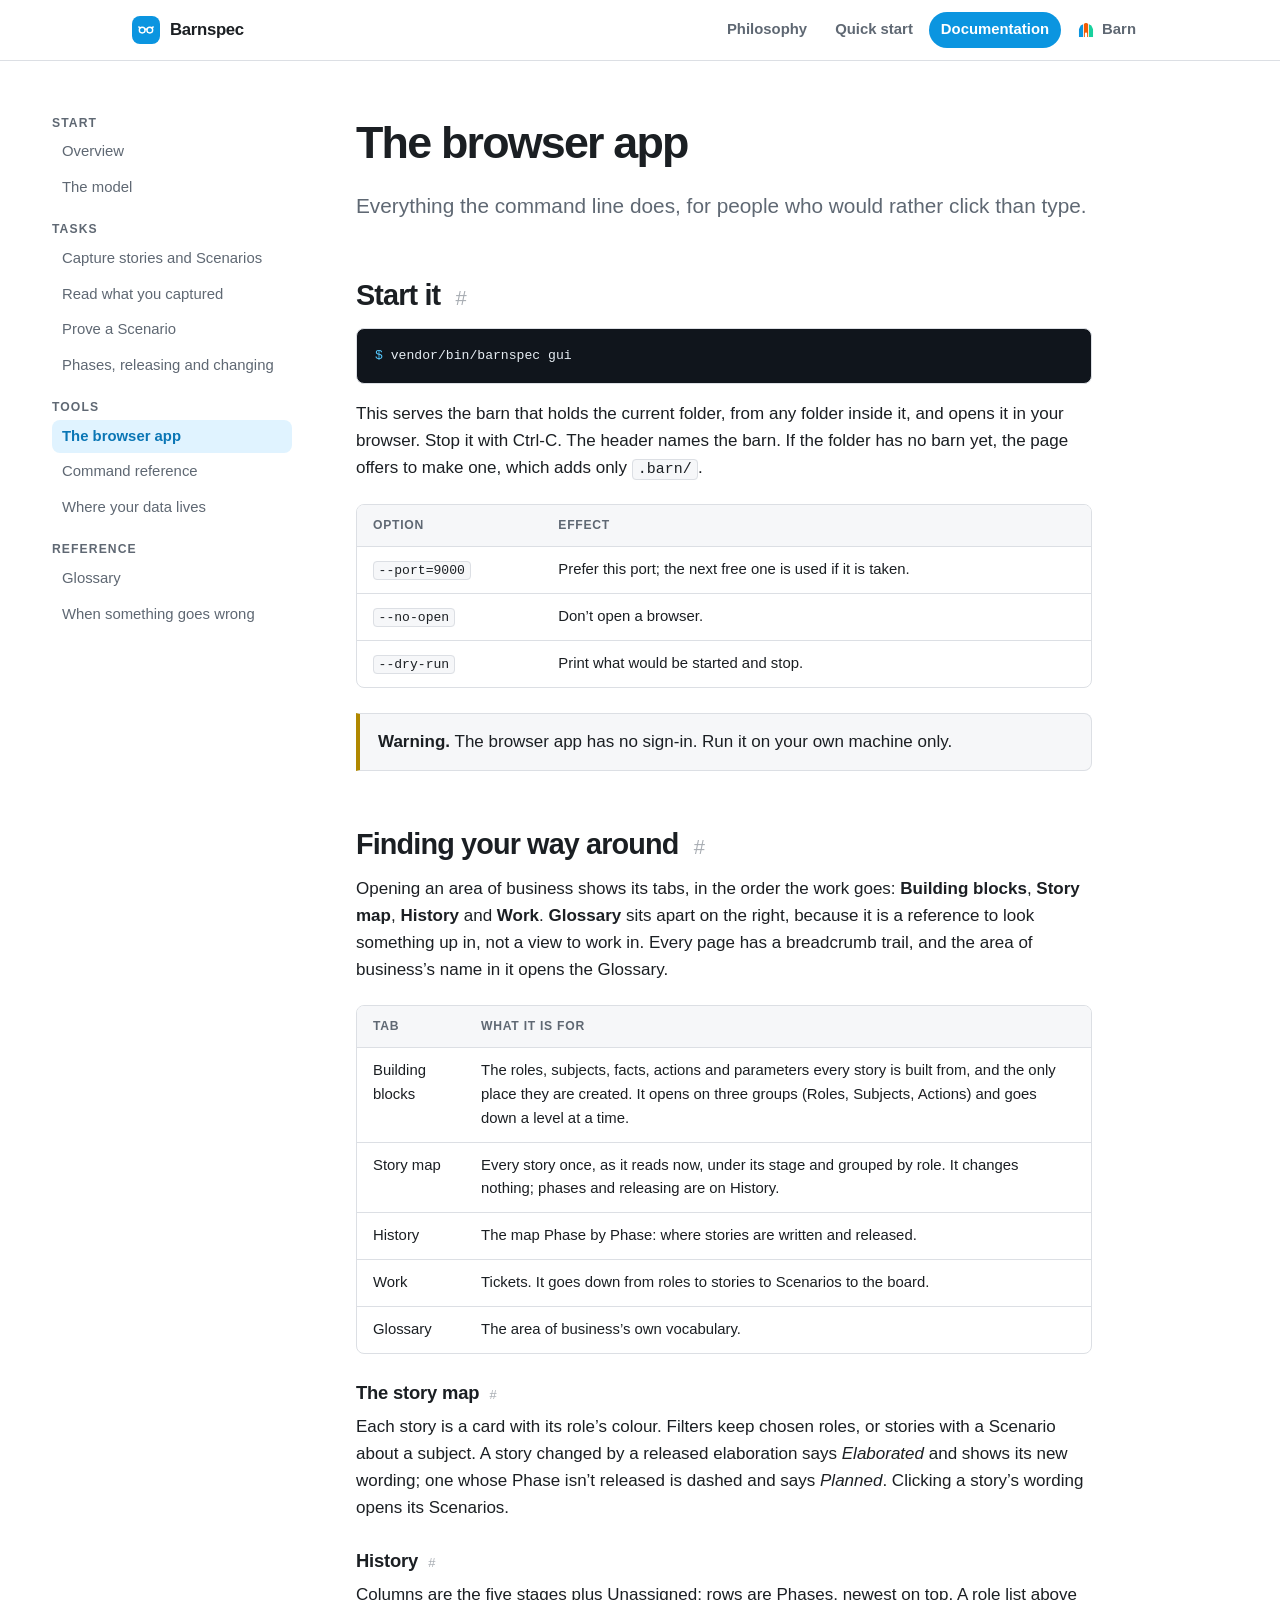
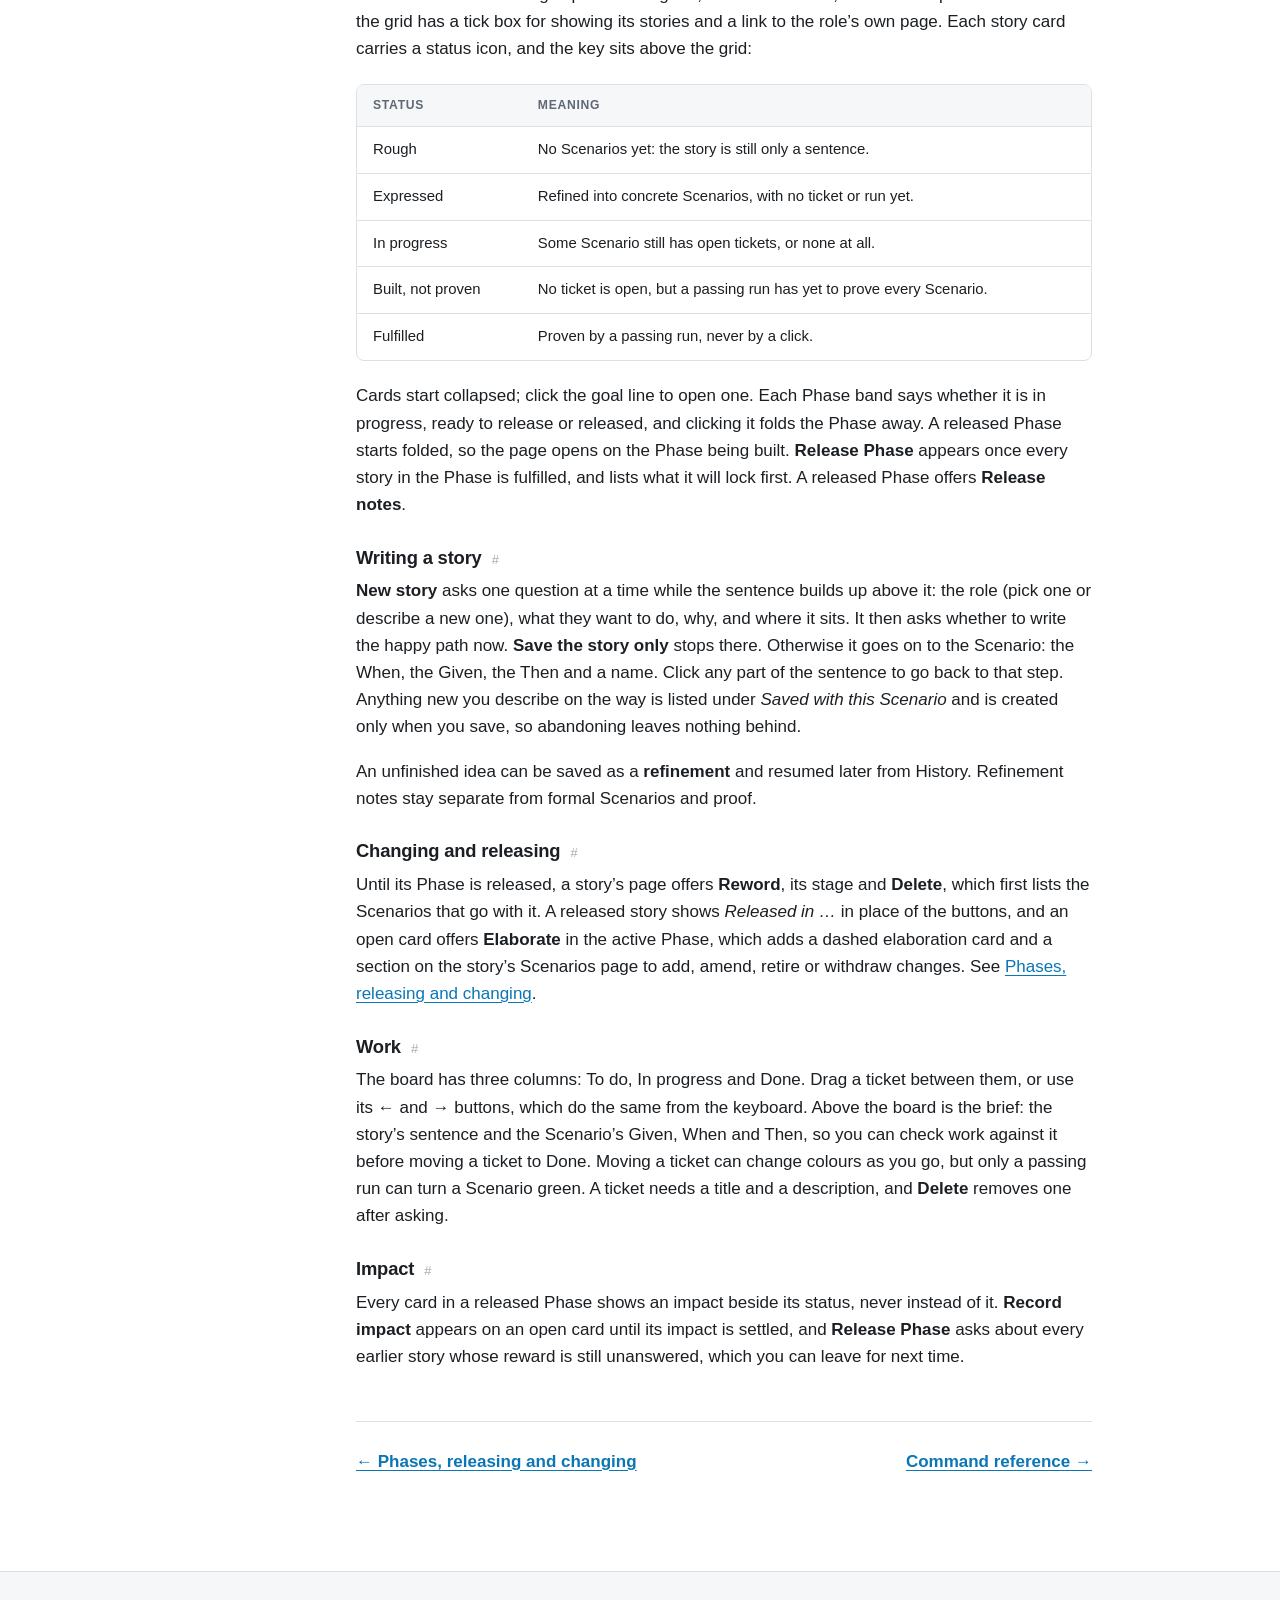
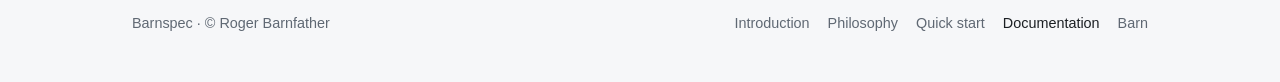
<file: docs/gui.html>
<!doctype html>
<html lang="en-GB">
<head>
  <meta charset="utf-8">
  <meta name="viewport" content="width=device-width, initial-scale=1">
  <title>The browser app · Barnspec</title>
  <meta name="description" content="The Barnspec browser app: starting it, the tabs, the story map, History, writing stories, the Work board and impact.">
  <link rel="icon" href="../assets/base/barnspec.svg" type="image/svg+xml">
  <link rel="stylesheet" href="../assets/base/base.css">
  <link rel="stylesheet" href="../assets/site.css">
</head>
<body data-brand="spec">
  <a class="skip" href="#main">Skip to content</a>

  <header class="site-header">
    <div class="wrap">
      <a class="wordmark" href="../index.html"><svg class="mark tool-mark" viewBox="0 0 32 32" aria-hidden="true"><g transform="translate(16 16) scale(1.45) translate(-16 -16.5)" fill="none" stroke="currentColor" stroke-width="1.4" stroke-linecap="round" stroke-linejoin="round"><circle cx="12.2" cy="16.6" r="2.9"/><circle cx="19.8" cy="16.6" r="2.9"/><path d="M15 16c.6-.7 1.4-.7 2 0"/><path d="M10.15 14.55C9.65 13.95 9.2 13.55 8.7 13.55M21.85 14.55C22.35 13.95 22.8 13.55 23.3 13.55"/></g></svg>Barnspec</a>
      <nav aria-label="Barnspec">
        <ul class="nav">
          <li><a href="../philosophy.html">Philosophy</a></li>
          <li><a href="../quick-start.html">Quick start</a></li>
          <li><a href="index.html" aria-current="page">Documentation</a></li>
          <li><a href="https://rogerbarnfather.github.io/barn-website/"><svg class="barn-mark" viewBox="0 0 32 32" aria-hidden="true"><clipPath id="barn-mark-shape"><path d="M3 29V15.5L6.5 8 16 3l9.5 5 3.5 7.5V29Z"/></clipPath><g clip-path="url(#barn-mark-shape)"><rect x="3" y="0" width="7.67" height="29"/><path d="M12.17 0h7.66v29h-7.66ZM14 29v-6.5a2 2 0 0 1 4 0V29Z" fill-rule="evenodd"/><rect x="21.33" y="0" width="7.67" height="29"/></g></svg>Barn</a></li>
        </ul>
      </nav>
    </div>
  </header>

  <main id="main">
    <div class="docs wrap wide">
      <nav class="docs-nav" aria-label="Documentation"><h2>Start</h2><ul><li><a href="index.html">Overview</a></li><li><a href="model.html">The model</a></li></ul><h2>Tasks</h2><ul><li><a href="capture.html">Capture stories and Scenarios</a></li><li><a href="read.html">Read what you captured</a></li><li><a href="prove.html">Prove a Scenario</a></li><li><a href="phases.html">Phases, releasing and changing</a></li></ul><h2>Tools</h2><ul><li><a href="gui.html" aria-current="page">The browser app</a></li><li><a href="cli.html">Command reference</a></li><li><a href="data.html">Where your data lives</a></li></ul><h2>Reference</h2><ul><li><a href="glossary.html">Glossary</a></li><li><a href="troubleshooting.html">When something goes wrong</a></li></ul></nav>
      <article class="docs-article">
        <h1>The browser app</h1>
        <p class="lede">Everything the command line does, for people who would rather click than type.</p>
<h2 id="start">Start it <a class="anchor" href="#start" aria-label="Link to this section">#</a></h2>
<pre><code><span class="p">$ </span>vendor/bin/barnspec gui</code></pre>
<p>This serves the barn that holds the current folder, from any folder inside it, and opens it in your browser. Stop it with
Ctrl-C. The header names the barn. If the folder has no barn yet, the page offers to make one, which adds only <code>.barn/</code>.</p>
<div class="table-wrap"><table><thead><tr><th scope="col">Option</th><th scope="col">Effect</th></tr></thead><tbody><tr><td><code>--port=9000</code></td><td>Prefer this port; the next free one is used if it is taken.</td></tr><tr><td><code>--no-open</code></td><td>Don’t open a browser.</td></tr><tr><td><code>--dry-run</code></td><td>Print what would be started and stop.</td></tr></tbody></table></div>
<aside class="callout warning"><p><strong>Warning.</strong> The browser app has no sign-in. Run it on your own machine only.</p></aside>
<h2 id="tabs">Finding your way around <a class="anchor" href="#tabs" aria-label="Link to this section">#</a></h2>
<p>Opening an area of business shows its tabs, in the order the work goes: <strong>Building blocks</strong>, <strong>Story map</strong>,
<strong>History</strong> and <strong>Work</strong>. <strong>Glossary</strong> sits apart on the right, because it is a reference to look
something up in, not a view to work in. Every page has a breadcrumb trail, and the area of business’s name in it opens the Glossary.</p>
<div class="table-wrap"><table><thead><tr><th scope="col">Tab</th><th scope="col">What it is for</th></tr></thead><tbody><tr><td>Building blocks</td><td>The roles, subjects, facts, actions and parameters every story is built from, and the only place they are created. It opens on three groups (Roles, Subjects, Actions) and goes down a level at a time.</td></tr><tr><td>Story map</td><td>Every story once, as it reads now, under its stage and grouped by role. It changes nothing; phases and releasing are on History.</td></tr><tr><td>History</td><td>The map Phase by Phase: where stories are written and released.</td></tr><tr><td>Work</td><td>Tickets. It goes down from roles to stories to Scenarios to the board.</td></tr><tr><td>Glossary</td><td>The area of business’s own vocabulary.</td></tr></tbody></table></div>
<h3 id="map">The story map <a class="anchor" href="#map" aria-label="Link to this section">#</a></h3>
<p>Each story is a card with its role’s colour. Filters keep chosen roles, or stories with a Scenario about a subject.
A story changed by a released elaboration says <em>Elaborated</em> and shows its new wording; one whose Phase isn’t released is dashed and
says <em>Planned</em>. Clicking a story’s wording opens its Scenarios.</p>
<h3 id="history">History <a class="anchor" href="#history" aria-label="Link to this section">#</a></h3>
<p>Columns are the five stages plus Unassigned; rows are Phases, newest on top. A role list above the grid has a tick
box for showing its stories and a link to the role’s own page. Each story card carries a status icon, and the key sits above the grid:</p>
<div class="table-wrap"><table><thead><tr><th scope="col">Status</th><th scope="col">Meaning</th></tr></thead><tbody><tr><td>Rough</td><td>No Scenarios yet: the story is still only a sentence.</td></tr><tr><td>Expressed</td><td>Refined into concrete Scenarios, with no ticket or run yet.</td></tr><tr><td>In progress</td><td>Some Scenario still has open tickets, or none at all.</td></tr><tr><td>Built, not proven</td><td>No ticket is open, but a passing run has yet to prove every Scenario.</td></tr><tr><td>Fulfilled</td><td>Proven by a passing run, never by a click.</td></tr></tbody></table></div>
<p>Cards start collapsed; click the goal line to open one. Each Phase band says whether it is in progress, ready to release or
released, and clicking it folds the Phase away. A released Phase starts folded, so the page opens on the Phase being built.
<strong>Release Phase</strong> appears once every story in the Phase is fulfilled, and lists what it will lock first. A released
Phase offers <strong>Release notes</strong>.</p>
<h3 id="new-story">Writing a story <a class="anchor" href="#new-story" aria-label="Link to this section">#</a></h3>
<p><strong>New story</strong> asks one question at a time while the sentence builds up above it: the role (pick one or describe
a new one), what they want to do, why, and where it sits. It then asks whether to write the happy path now. <strong>Save the story
only</strong> stops there. Otherwise it goes on to the Scenario: the When, the Given, the Then and a name. Click any part of the sentence to
go back to that step. Anything new you describe on the way is listed under <em>Saved with this Scenario</em> and is created only when you
save, so abandoning leaves nothing behind.</p>
<p>An unfinished idea can be saved as a <strong>refinement</strong> and resumed later from History. Refinement notes stay
separate from formal Scenarios and proof.</p>
<h3 id="changing">Changing and releasing <a class="anchor" href="#changing" aria-label="Link to this section">#</a></h3>
<p>Until its Phase is released, a story’s page offers <strong>Reword</strong>, its stage and <strong>Delete</strong>, which
first lists the Scenarios that go with it. A released story shows <em>Released in …</em> in place of the buttons, and an open card
offers <strong>Elaborate</strong> in the active Phase, which adds a dashed elaboration card and a section on the story’s Scenarios page to
add, amend, retire or withdraw changes. See <a href="phases.html">Phases, releasing and changing</a>.</p>
<h3 id="work">Work <a class="anchor" href="#work" aria-label="Link to this section">#</a></h3>
<p>The board has three columns: To do, In progress and Done. Drag a ticket between them, or use its ← and → buttons, which
do the same from the keyboard. Above the board is the brief: the story’s sentence and the Scenario’s Given, When and Then, so you can
check work against it before moving a ticket to Done. Moving a ticket can change colours as you go, but only a passing run can turn a
Scenario green. A ticket needs a title and a description, and <strong>Delete</strong> removes one after asking.</p>
<h3 id="gui-impact">Impact <a class="anchor" href="#gui-impact" aria-label="Link to this section">#</a></h3>
<p>Every card in a released Phase shows an impact beside its status, never instead of it. <strong>Record impact</strong>
appears on an open card until its impact is settled, and <strong>Release Phase</strong> asks about every earlier story whose reward is still
unanswered, which you can leave for next time.</p>
        <div class="docs-next"><a href="phases.html">← Phases, releasing and changing</a><a href="cli.html">Command reference →</a></div>
      </article>
    </div>
  </main>

  <footer class="site-footer">
    <div class="wrap">
      <span>Barnspec · © Roger Barnfather</span>
      <nav aria-label="Footer">
        <a href="../index.html">Introduction</a>
        <a href="../philosophy.html">Philosophy</a>
        <a href="../quick-start.html">Quick start</a>
        <a href="index.html" aria-current="page">Documentation</a>
        <a href="https://rogerbarnfather.github.io/barn-website/">Barn</a>
      </nav>
    </div>
  </footer>
</body>
</html>
</file>
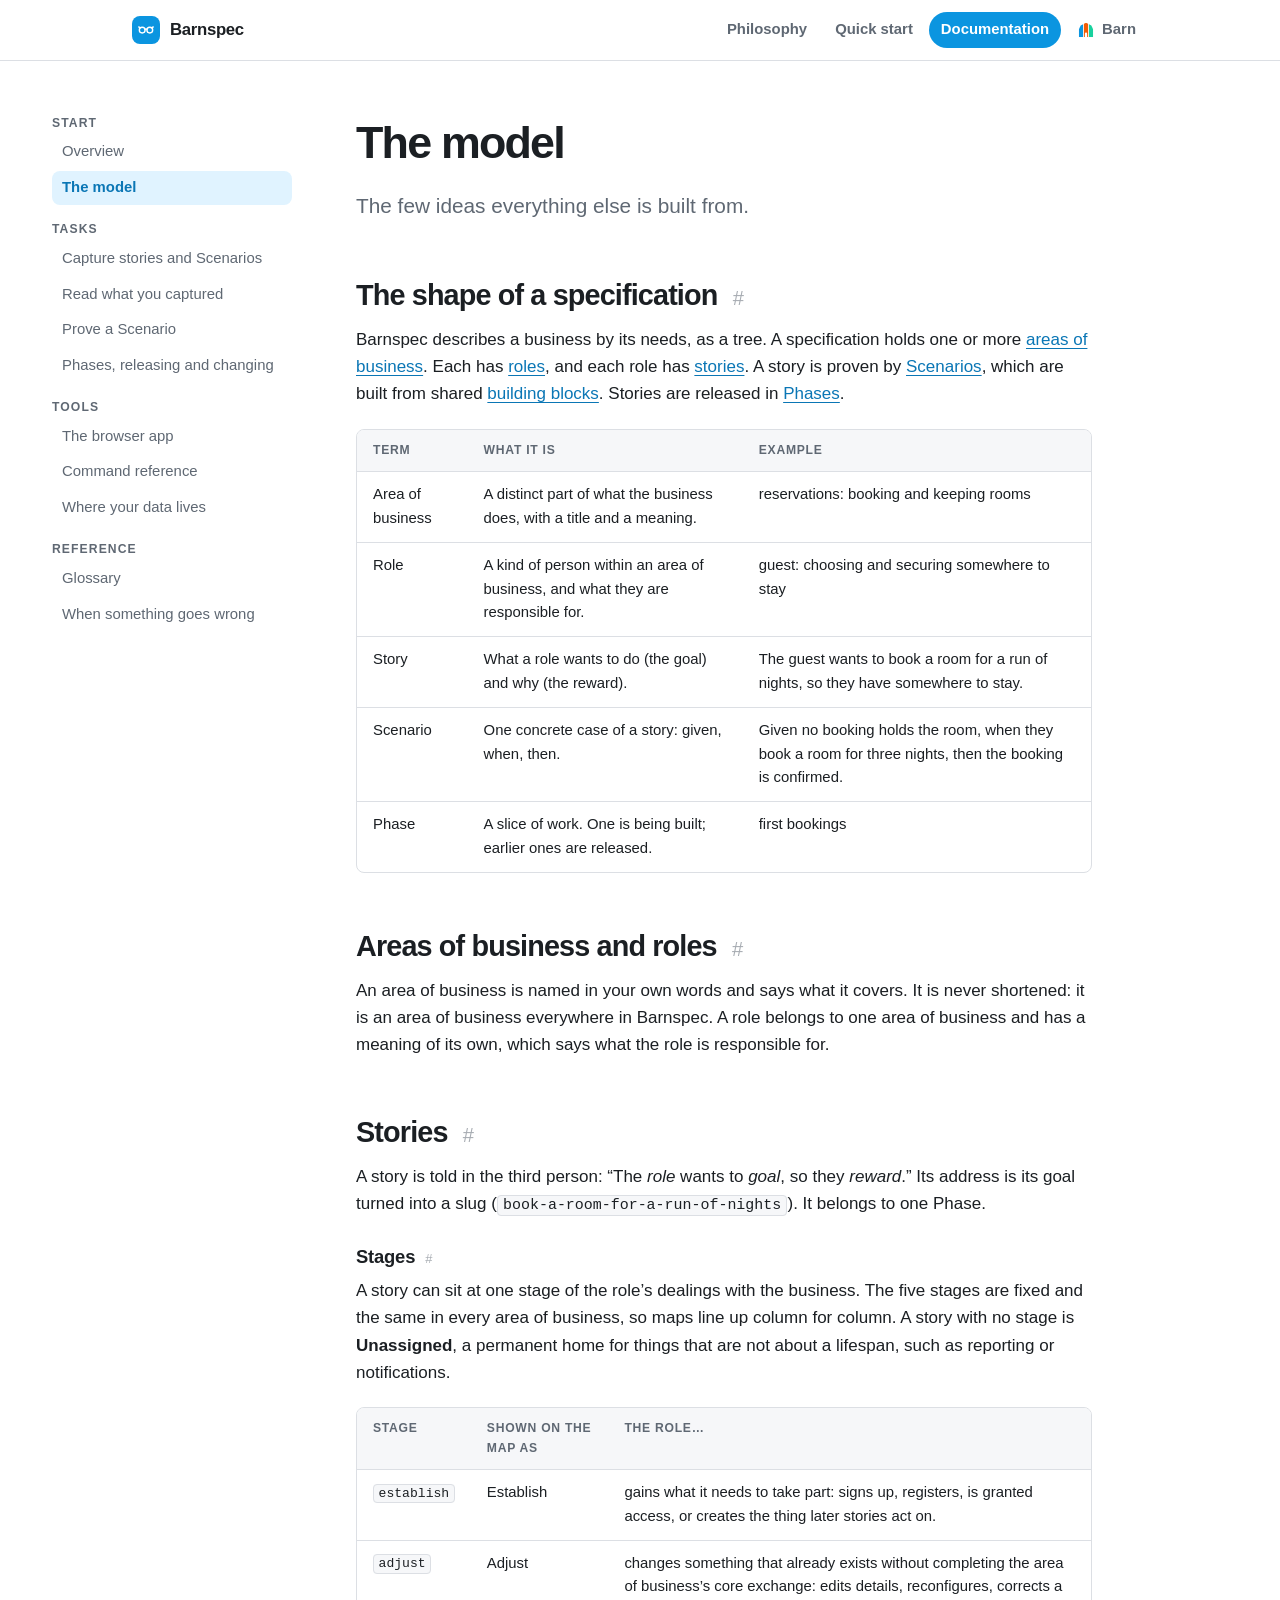
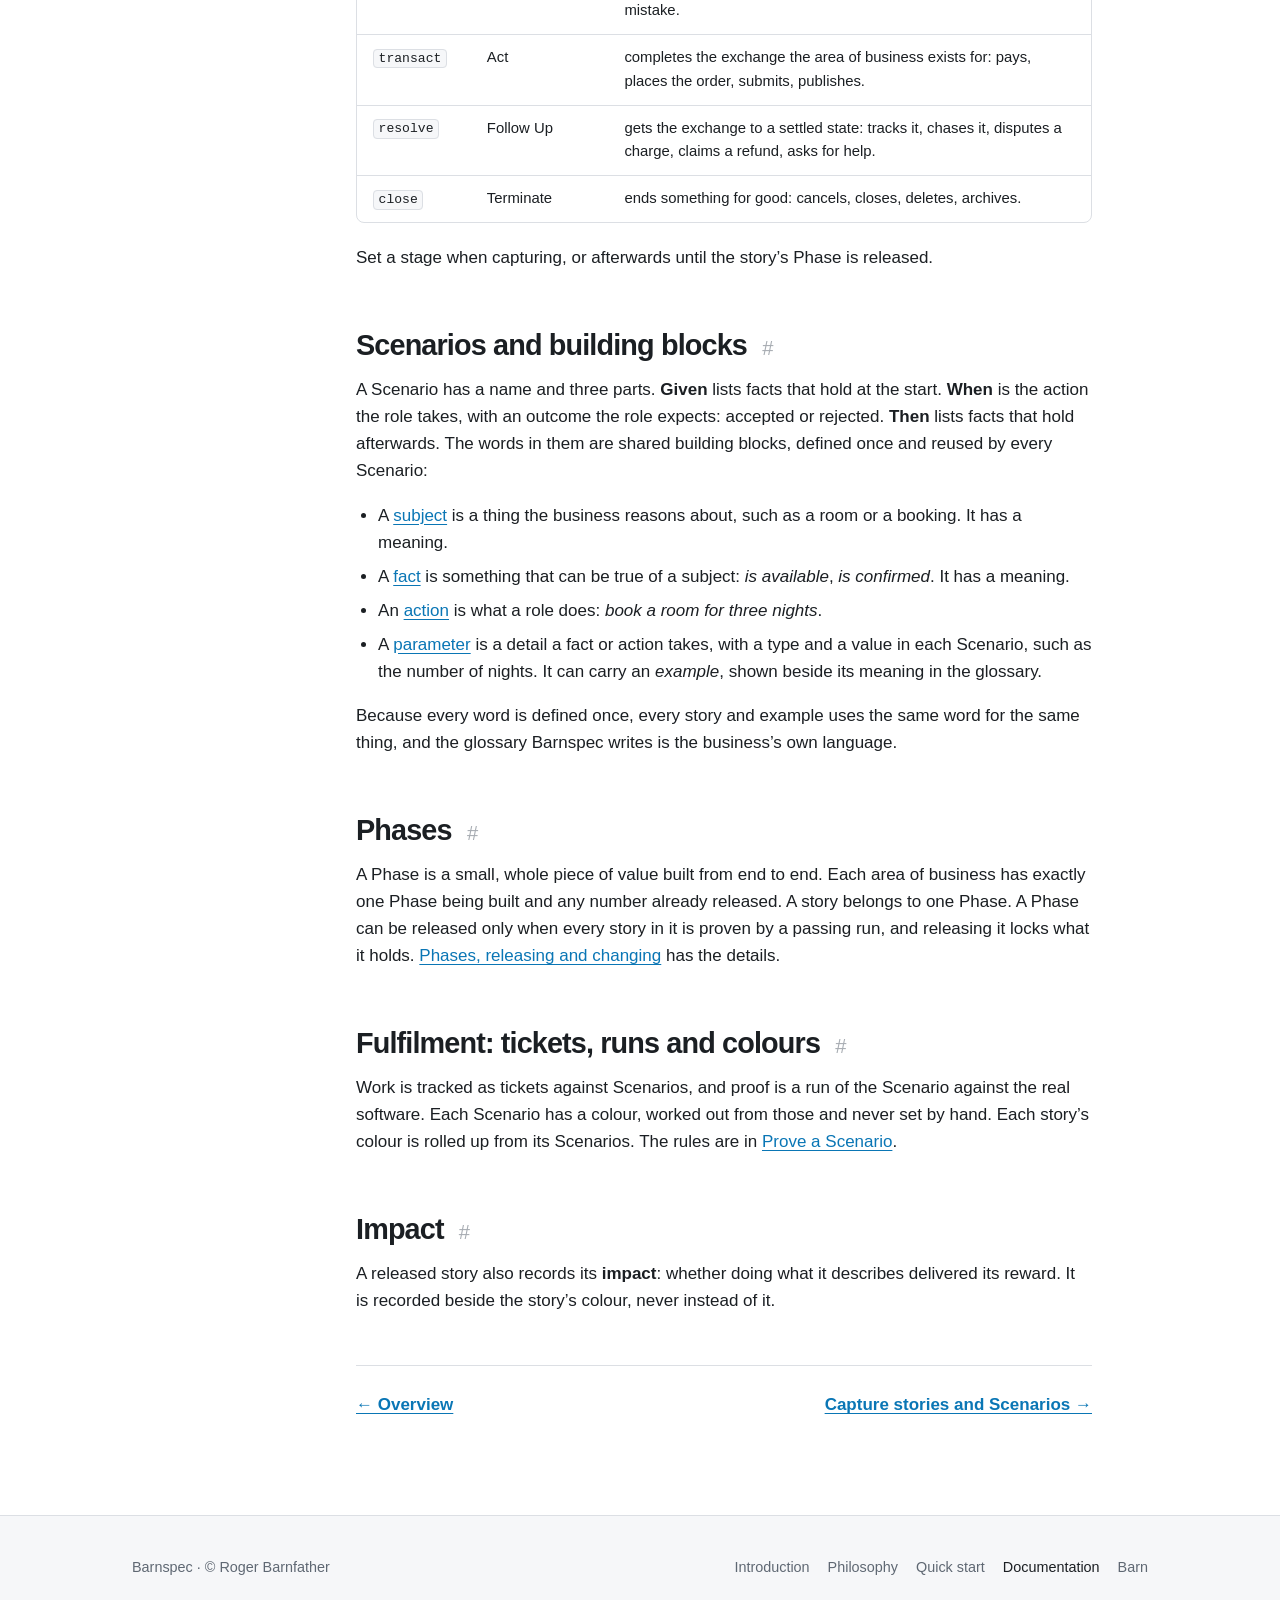
<file: docs/model.html>
<!doctype html>
<html lang="en-GB">
<head>
  <meta charset="utf-8">
  <meta name="viewport" content="width=device-width, initial-scale=1">
  <title>The model · Barnspec</title>
  <meta name="description" content="The Barnspec model: areas of business, roles, stories with stages, Scenarios and their building blocks, Phases and impact.">
  <link rel="icon" href="../assets/base/barnspec.svg" type="image/svg+xml">
  <link rel="stylesheet" href="../assets/base/base.css">
  <link rel="stylesheet" href="../assets/site.css">
</head>
<body data-brand="spec">
  <a class="skip" href="#main">Skip to content</a>

  <header class="site-header">
    <div class="wrap">
      <a class="wordmark" href="../index.html"><svg class="mark tool-mark" viewBox="0 0 32 32" aria-hidden="true"><g transform="translate(16 16) scale(1.45) translate(-16 -16.5)" fill="none" stroke="currentColor" stroke-width="1.4" stroke-linecap="round" stroke-linejoin="round"><circle cx="12.2" cy="16.6" r="2.9"/><circle cx="19.8" cy="16.6" r="2.9"/><path d="M15 16c.6-.7 1.4-.7 2 0"/><path d="M10.15 14.55C9.65 13.95 9.2 13.55 8.7 13.55M21.85 14.55C22.35 13.95 22.8 13.55 23.3 13.55"/></g></svg>Barnspec</a>
      <nav aria-label="Barnspec">
        <ul class="nav">
          <li><a href="../philosophy.html">Philosophy</a></li>
          <li><a href="../quick-start.html">Quick start</a></li>
          <li><a href="index.html" aria-current="page">Documentation</a></li>
          <li><a href="https://rogerbarnfather.github.io/barn-website/"><svg class="barn-mark" viewBox="0 0 32 32" aria-hidden="true"><clipPath id="barn-mark-shape"><path d="M3 29V15.5L6.5 8 16 3l9.5 5 3.5 7.5V29Z"/></clipPath><g clip-path="url(#barn-mark-shape)"><rect x="3" y="0" width="7.67" height="29"/><path d="M12.17 0h7.66v29h-7.66ZM14 29v-6.5a2 2 0 0 1 4 0V29Z" fill-rule="evenodd"/><rect x="21.33" y="0" width="7.67" height="29"/></g></svg>Barn</a></li>
        </ul>
      </nav>
    </div>
  </header>

  <main id="main">
    <div class="docs wrap wide">
      <nav class="docs-nav" aria-label="Documentation"><h2>Start</h2><ul><li><a href="index.html">Overview</a></li><li><a href="model.html" aria-current="page">The model</a></li></ul><h2>Tasks</h2><ul><li><a href="capture.html">Capture stories and Scenarios</a></li><li><a href="read.html">Read what you captured</a></li><li><a href="prove.html">Prove a Scenario</a></li><li><a href="phases.html">Phases, releasing and changing</a></li></ul><h2>Tools</h2><ul><li><a href="gui.html">The browser app</a></li><li><a href="cli.html">Command reference</a></li><li><a href="data.html">Where your data lives</a></li></ul><h2>Reference</h2><ul><li><a href="glossary.html">Glossary</a></li><li><a href="troubleshooting.html">When something goes wrong</a></li></ul></nav>
      <article class="docs-article">
        <h1>The model</h1>
        <p class="lede">The few ideas everything else is built from.</p>
<h2 id="shape">The shape of a specification <a class="anchor" href="#shape" aria-label="Link to this section">#</a></h2>
<p>Barnspec describes a business by its needs, as a tree. A specification holds one or more <a href="glossary.html#area-of-business">areas of business</a>.
Each has <a href="glossary.html#role">roles</a>, and each role has <a href="glossary.html#story">stories</a>. A story is proven by <a href="glossary.html#scenario">Scenarios</a>, which are
built from shared <a href="glossary.html#building-block">building blocks</a>. Stories are released in <a href="glossary.html#phase">Phases</a>.</p>
<div class="table-wrap"><table><thead><tr><th scope="col">Term</th><th scope="col">What it is</th><th scope="col">Example</th></tr></thead><tbody><tr><td>Area of business</td><td>A distinct part of what the business does, with a title and a meaning.</td><td>reservations: booking and keeping rooms</td></tr><tr><td>Role</td><td>A kind of person within an area of business, and what they are responsible for.</td><td>guest: choosing and securing somewhere to stay</td></tr><tr><td>Story</td><td>What a role wants to do (the goal) and why (the reward).</td><td>The guest wants to book a room for a run of nights, so they have somewhere to stay.</td></tr><tr><td>Scenario</td><td>One concrete case of a story: given, when, then.</td><td>Given no booking holds the room, when they book a room for three nights, then the booking is confirmed.</td></tr><tr><td>Phase</td><td>A slice of work. One is being built; earlier ones are released.</td><td>first bookings</td></tr></tbody></table></div>
<h2 id="areas-and-roles">Areas of business and roles <a class="anchor" href="#areas-and-roles" aria-label="Link to this section">#</a></h2>
<p>An area of business is named in your own words and says what it covers. It is never shortened: it is an area of
business everywhere in Barnspec. A role belongs to one area of business and has a meaning of its own, which says what the role is responsible for.</p>
<h2 id="stories">Stories <a class="anchor" href="#stories" aria-label="Link to this section">#</a></h2>
<p>A story is told in the third person: “The <em>role</em> wants to <em>goal</em>, so they <em>reward</em>.” Its address is its goal turned into a slug (<code>book-a-room-for-a-run-of-nights</code>). It belongs to one Phase.</p>
<h3 id="stages">Stages <a class="anchor" href="#stages" aria-label="Link to this section">#</a></h3>
<p>A story can sit at one stage of the role’s dealings with the business. The five stages are fixed and the same in every
area of business, so maps line up column for column. A story with no stage is <strong>Unassigned</strong>, a permanent home for
things that are not about a lifespan, such as reporting or notifications.</p>
<div class="table-wrap"><table><thead><tr><th scope="col">Stage</th><th scope="col">Shown on the map as</th><th scope="col">The role…</th></tr></thead><tbody><tr><td><code>establish</code></td><td>Establish</td><td>gains what it needs to take part: signs up, registers, is granted access, or creates the thing later stories act on.</td></tr><tr><td><code>adjust</code></td><td>Adjust</td><td>changes something that already exists without completing the area of business’s core exchange: edits details, reconfigures, corrects a mistake.</td></tr><tr><td><code>transact</code></td><td>Act</td><td>completes the exchange the area of business exists for: pays, places the order, submits, publishes.</td></tr><tr><td><code>resolve</code></td><td>Follow Up</td><td>gets the exchange to a settled state: tracks it, chases it, disputes a charge, claims a refund, asks for help.</td></tr><tr><td><code>close</code></td><td>Terminate</td><td>ends something for good: cancels, closes, deletes, archives.</td></tr></tbody></table></div>
<p>Set a stage when capturing, or afterwards until the story’s Phase is released.</p>
<h2 id="scenarios">Scenarios and building blocks <a class="anchor" href="#scenarios" aria-label="Link to this section">#</a></h2>
<p>A Scenario has a name and three parts. <strong>Given</strong> lists facts that hold at the start. <strong>When</strong> is the
action the role takes, with an outcome the role expects: accepted or rejected. <strong>Then</strong> lists facts that hold afterwards.
The words in them are shared building blocks, defined once and reused by every Scenario:</p>
<ul><li>A <a href="glossary.html#subject">subject</a> is a thing the business reasons about, such as a room or a booking. It has a meaning.</li><li>A <a href="glossary.html#fact">fact</a> is something that can be true of a subject: <em>is available</em>, <em>is confirmed</em>. It has a meaning.</li><li>An <a href="glossary.html#action">action</a> is what a role does: <em>book a room for three nights</em>.</li><li>A <a href="glossary.html#parameter">parameter</a> is a detail a fact or action takes, with a type and a value in each Scenario, such as the number of nights. It can carry an <em>example</em>, shown beside its meaning in the glossary.</li></ul>
<p>Because every word is defined once, every story and example uses the same word for the same thing, and the glossary Barnspec writes is the business’s own language.</p>
<h2 id="phases">Phases <a class="anchor" href="#phases" aria-label="Link to this section">#</a></h2>
<p>A Phase is a small, whole piece of value built from end to end. Each area of business has exactly one Phase being built
and any number already released. A story belongs to one Phase. A Phase can be released only when every story in it is proven by a
passing run, and releasing it locks what it holds. <a href="phases.html">Phases, releasing and changing</a> has the details.</p>
<h2 id="fulfilment">Fulfilment: tickets, runs and colours <a class="anchor" href="#fulfilment" aria-label="Link to this section">#</a></h2>
<p>Work is tracked as tickets against Scenarios, and proof is a run of the Scenario against the real software. Each
Scenario has a colour, worked out from those and never set by hand. Each story’s colour is rolled up from its Scenarios. The rules
are in <a href="prove.html">Prove a Scenario</a>.</p>
<h2 id="impact">Impact <a class="anchor" href="#impact" aria-label="Link to this section">#</a></h2>
<p>A released story also records its <strong>impact</strong>: whether doing what it describes delivered its reward. It
is recorded beside the story’s colour, never instead of it.</p>
        <div class="docs-next"><a href="index.html">← Overview</a><a href="capture.html">Capture stories and Scenarios →</a></div>
      </article>
    </div>
  </main>

  <footer class="site-footer">
    <div class="wrap">
      <span>Barnspec · © Roger Barnfather</span>
      <nav aria-label="Footer">
        <a href="../index.html">Introduction</a>
        <a href="../philosophy.html">Philosophy</a>
        <a href="../quick-start.html">Quick start</a>
        <a href="index.html" aria-current="page">Documentation</a>
        <a href="https://rogerbarnfather.github.io/barn-website/">Barn</a>
      </nav>
    </div>
  </footer>
</body>
</html>
</file>
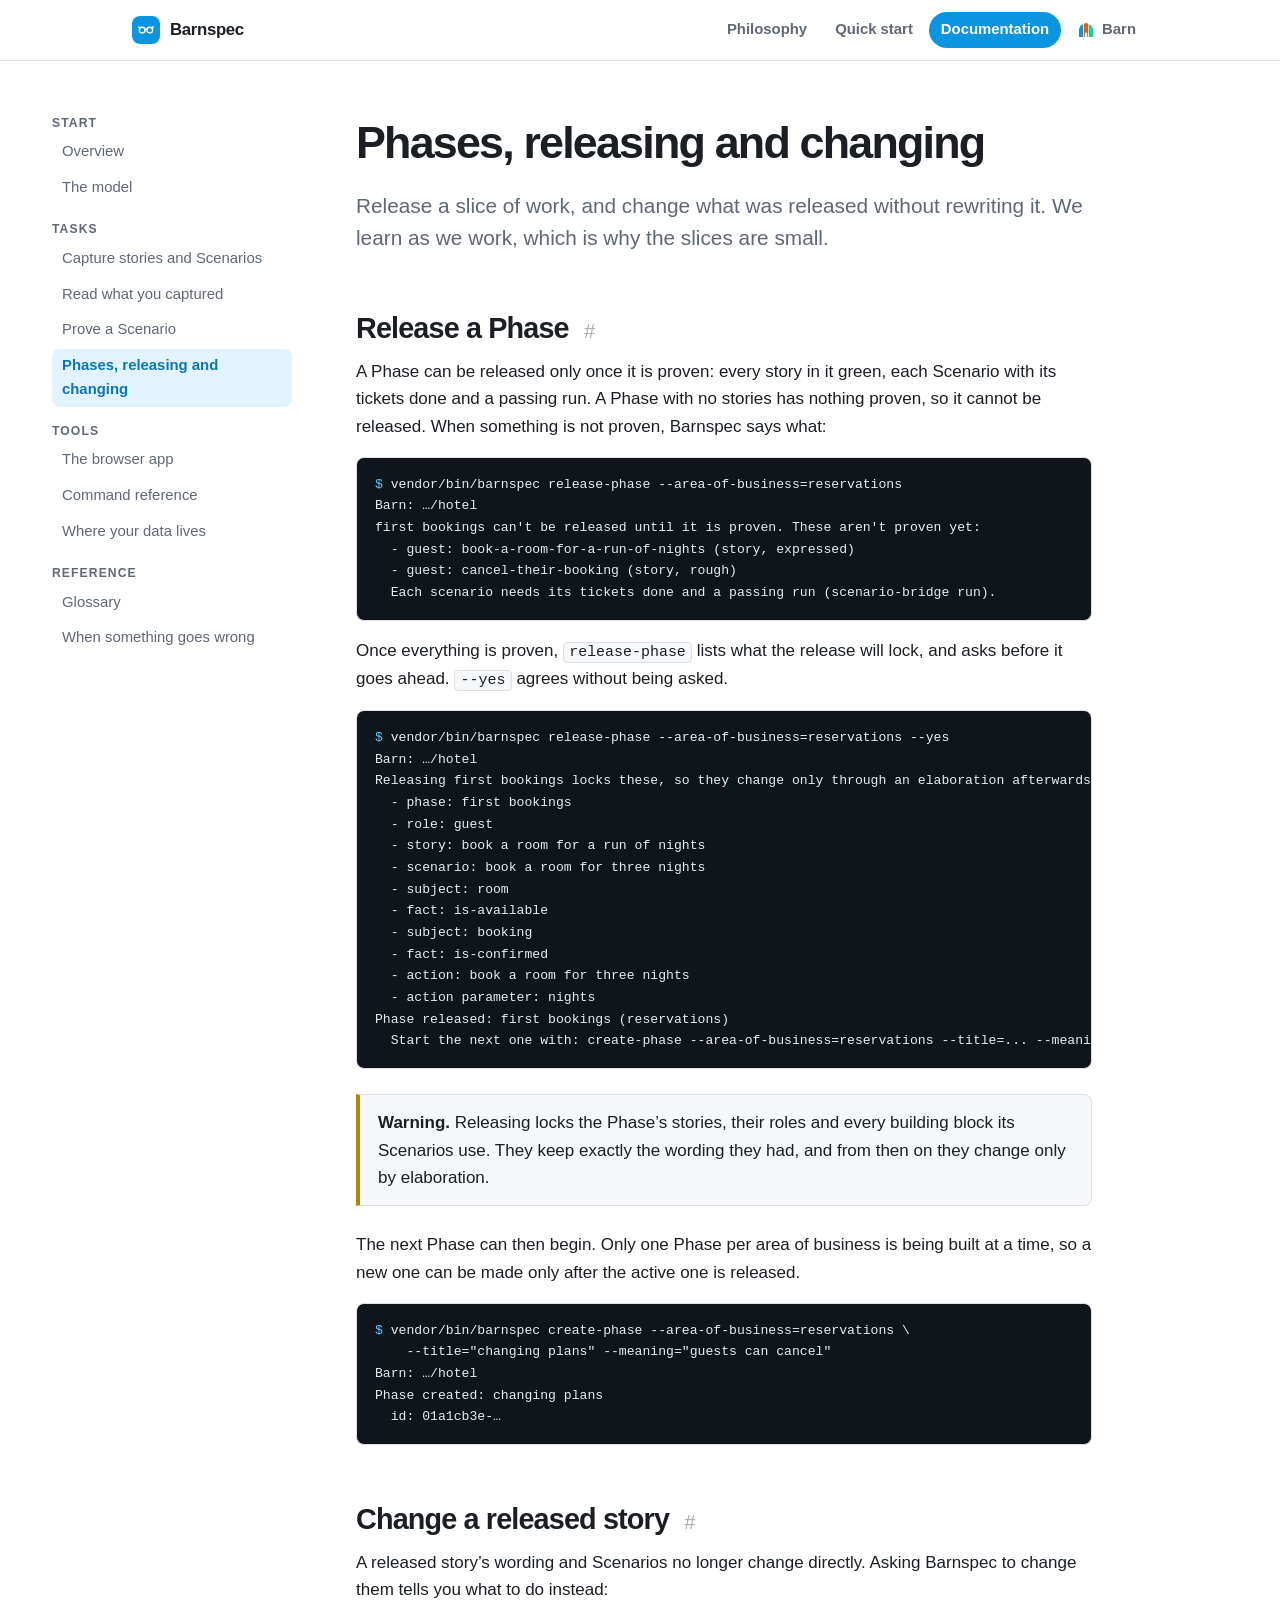
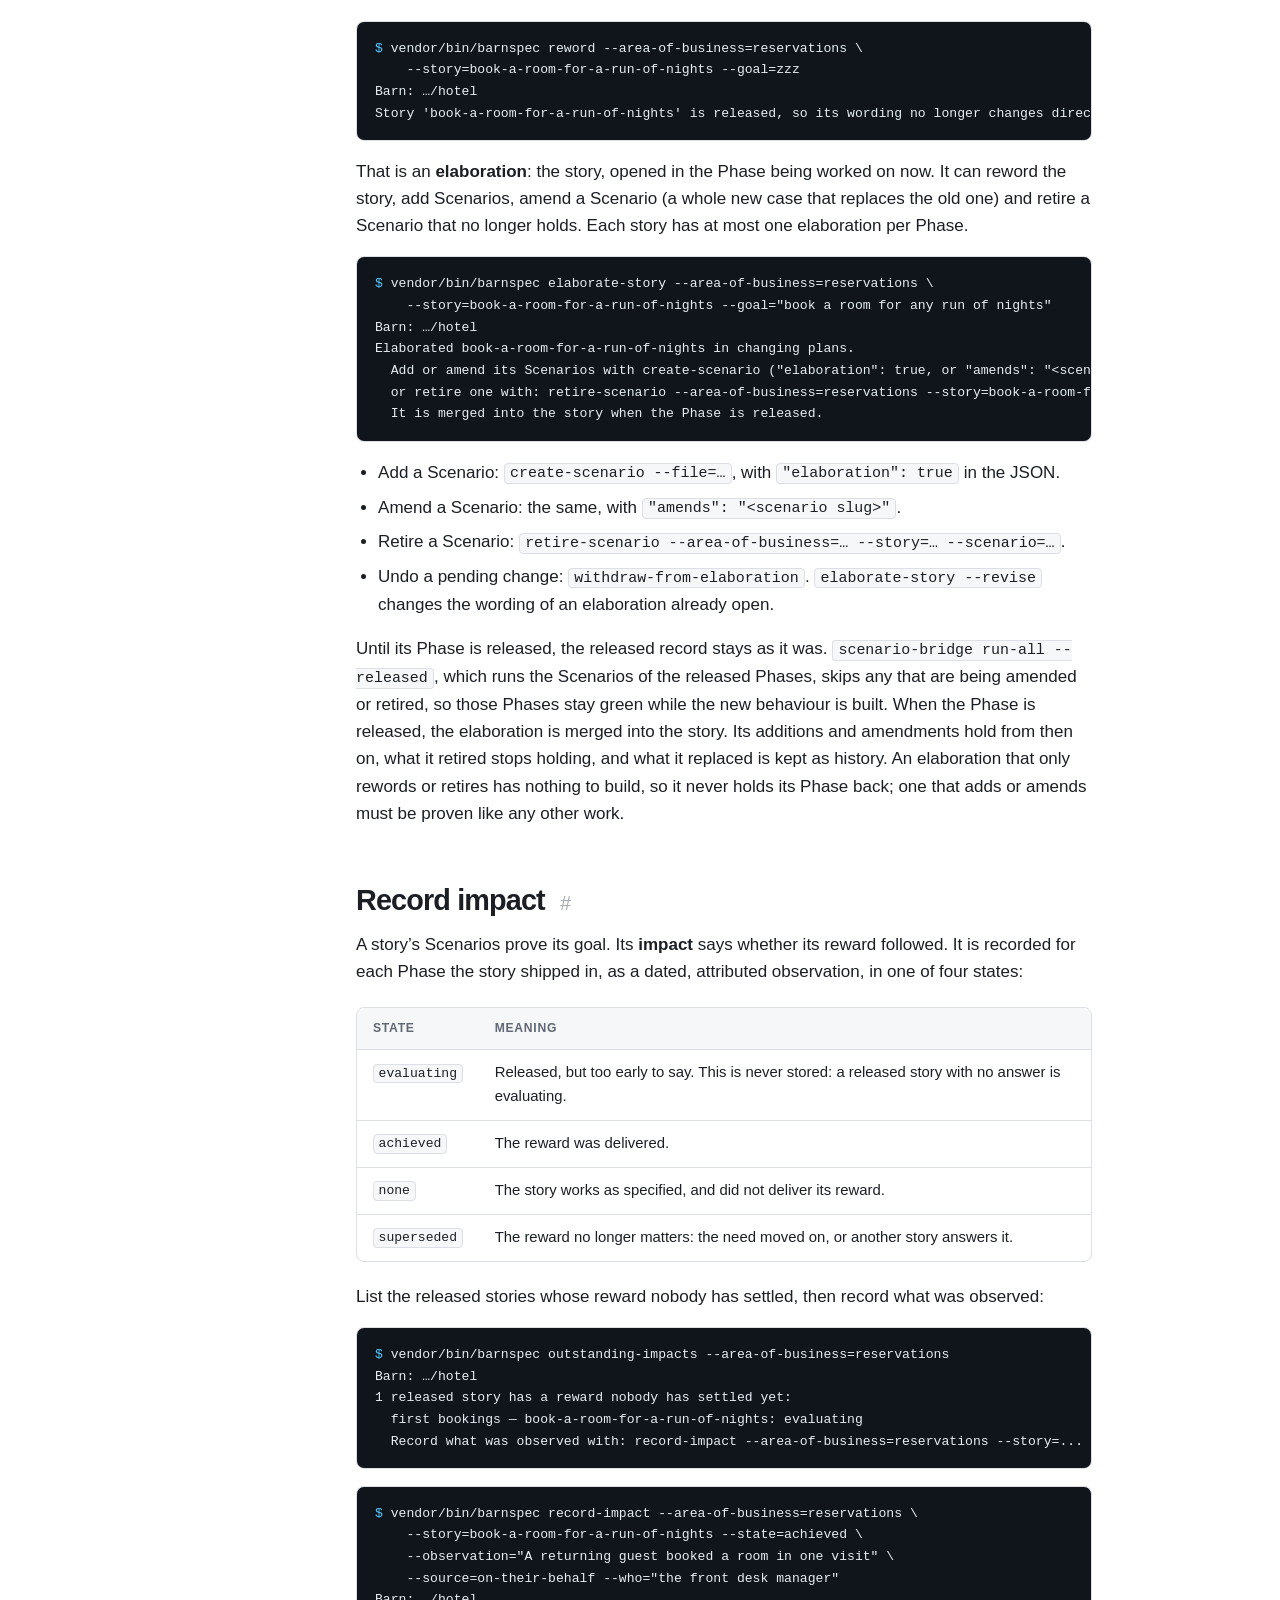
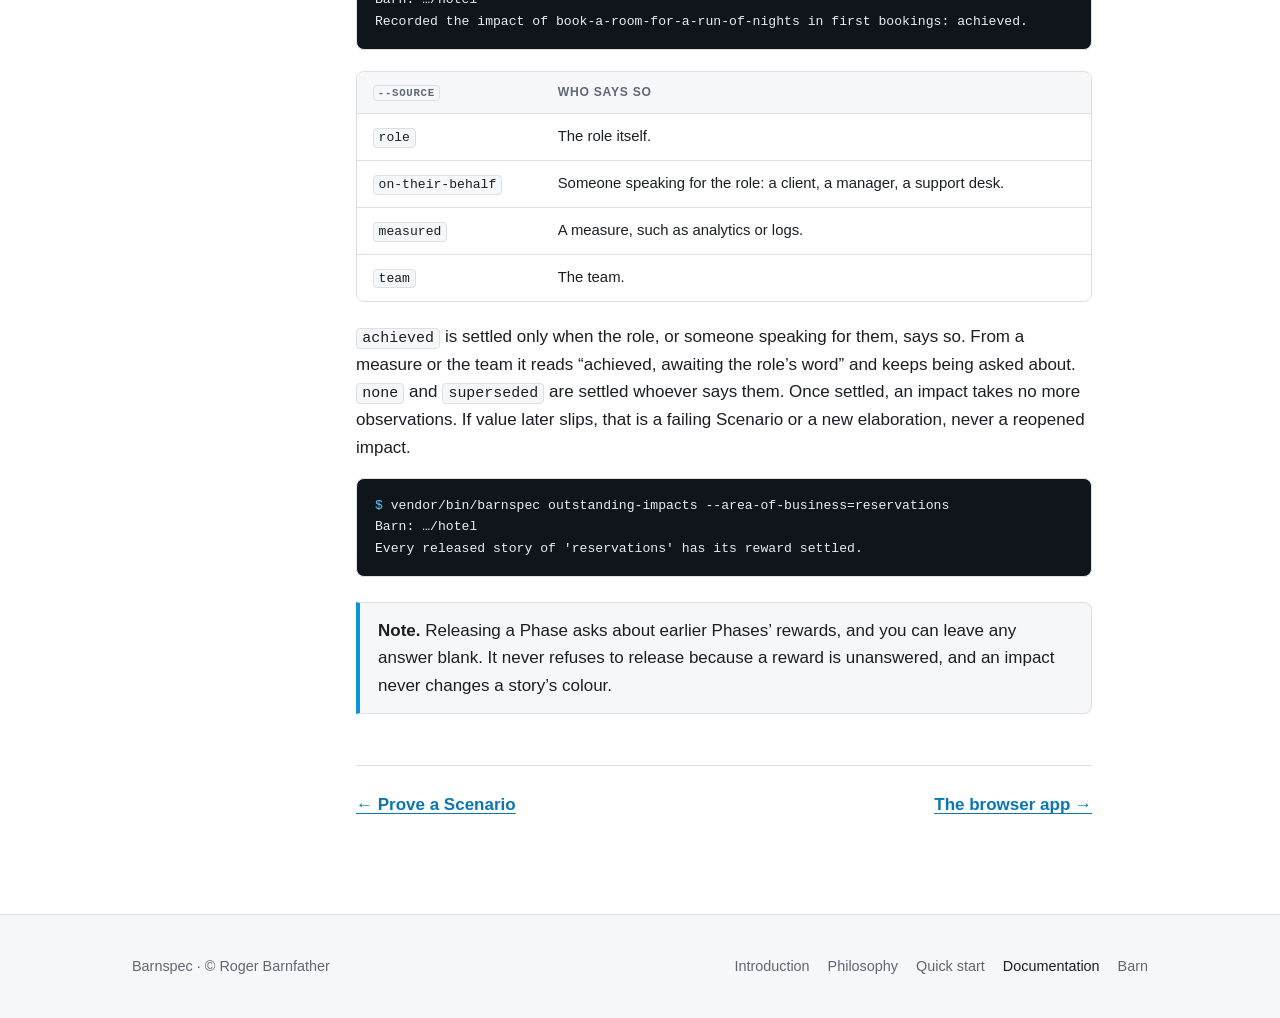
<file: docs/phases.html>
<!doctype html>
<html lang="en-GB">
<head>
  <meta charset="utf-8">
  <meta name="viewport" content="width=device-width, initial-scale=1">
  <title>Phases, releasing and changing · Barnspec</title>
  <meta name="description" content="Release a Barnspec Phase, change a released story by elaboration, and record whether a story delivered its reward.">
  <link rel="icon" href="../assets/base/barnspec.svg" type="image/svg+xml">
  <link rel="stylesheet" href="../assets/base/base.css">
  <link rel="stylesheet" href="../assets/site.css">
</head>
<body data-brand="spec">
  <a class="skip" href="#main">Skip to content</a>

  <header class="site-header">
    <div class="wrap">
      <a class="wordmark" href="../index.html"><svg class="mark tool-mark" viewBox="0 0 32 32" aria-hidden="true"><g transform="translate(16 16) scale(1.45) translate(-16 -16.5)" fill="none" stroke="currentColor" stroke-width="1.4" stroke-linecap="round" stroke-linejoin="round"><circle cx="12.2" cy="16.6" r="2.9"/><circle cx="19.8" cy="16.6" r="2.9"/><path d="M15 16c.6-.7 1.4-.7 2 0"/><path d="M10.15 14.55C9.65 13.95 9.2 13.55 8.7 13.55M21.85 14.55C22.35 13.95 22.8 13.55 23.3 13.55"/></g></svg>Barnspec</a>
      <nav aria-label="Barnspec">
        <ul class="nav">
          <li><a href="../philosophy.html">Philosophy</a></li>
          <li><a href="../quick-start.html">Quick start</a></li>
          <li><a href="index.html" aria-current="page">Documentation</a></li>
          <li><a href="https://rogerbarnfather.github.io/barn-website/"><svg class="barn-mark" viewBox="0 0 32 32" aria-hidden="true"><clipPath id="barn-mark-shape"><path d="M3 29V15.5L6.5 8 16 3l9.5 5 3.5 7.5V29Z"/></clipPath><g clip-path="url(#barn-mark-shape)"><rect x="3" y="0" width="7.67" height="29"/><path d="M12.17 0h7.66v29h-7.66ZM14 29v-6.5a2 2 0 0 1 4 0V29Z" fill-rule="evenodd"/><rect x="21.33" y="0" width="7.67" height="29"/></g></svg>Barn</a></li>
        </ul>
      </nav>
    </div>
  </header>

  <main id="main">
    <div class="docs wrap wide">
      <nav class="docs-nav" aria-label="Documentation"><h2>Start</h2><ul><li><a href="index.html">Overview</a></li><li><a href="model.html">The model</a></li></ul><h2>Tasks</h2><ul><li><a href="capture.html">Capture stories and Scenarios</a></li><li><a href="read.html">Read what you captured</a></li><li><a href="prove.html">Prove a Scenario</a></li><li><a href="phases.html" aria-current="page">Phases, releasing and changing</a></li></ul><h2>Tools</h2><ul><li><a href="gui.html">The browser app</a></li><li><a href="cli.html">Command reference</a></li><li><a href="data.html">Where your data lives</a></li></ul><h2>Reference</h2><ul><li><a href="glossary.html">Glossary</a></li><li><a href="troubleshooting.html">When something goes wrong</a></li></ul></nav>
      <article class="docs-article">
        <h1>Phases, releasing and changing</h1>
        <p class="lede">Release a slice of work, and change what was released without rewriting it. We learn as we work, which is why the slices are small.</p>
<h2 id="release">Release a Phase <a class="anchor" href="#release" aria-label="Link to this section">#</a></h2>
<p>A Phase can be released only once it is proven: every story in it green, each Scenario with its tickets done and a
passing run. A Phase with no stories has nothing proven, so it cannot be released. When something is not proven, Barnspec says
what:</p>
<pre><code><span class="p">$ </span>vendor/bin/barnspec release-phase --area-of-business=reservations
Barn: …/hotel
first bookings can't be released until it is proven. These aren't proven yet:
  - guest: book-a-room-for-a-run-of-nights (story, expressed)
  - guest: cancel-their-booking (story, rough)
  Each scenario needs its tickets done and a passing run (scenario-bridge run).</code></pre>
<p>Once everything is proven, <code>release-phase</code> lists what the release will lock, and asks before it goes ahead. <code>--yes</code> agrees without being asked.</p>
<pre><code><span class="p">$ </span>vendor/bin/barnspec release-phase --area-of-business=reservations --yes
Barn: …/hotel
Releasing first bookings locks these, so they change only through an elaboration afterwards:
  - phase: first bookings
  - role: guest
  - story: book a room for a run of nights
  - scenario: book a room for three nights
  - subject: room
  - fact: is-available
  - subject: booking
  - fact: is-confirmed
  - action: book a room for three nights
  - action parameter: nights
Phase released: first bookings (reservations)
  Start the next one with: create-phase --area-of-business=reservations --title=... --meaning=...</code></pre>
<aside class="callout warning"><p><strong>Warning.</strong> Releasing locks the Phase’s stories, their roles and every building block its Scenarios use. They keep exactly the wording they had, and from then on they change only by elaboration.</p></aside>
<p>The next Phase can then begin. Only one Phase per area of business is being built at a time, so a new one can be made only after the active one is released.</p>
<pre><code><span class="p">$ </span>vendor/bin/barnspec create-phase --area-of-business=reservations \
    --title="changing plans" --meaning="guests can cancel"
Barn: …/hotel
Phase created: changing plans
  id: 01a1cb3e-…</code></pre>
<h2 id="elaborate">Change a released story <a class="anchor" href="#elaborate" aria-label="Link to this section">#</a></h2>
<p>A released story’s wording and Scenarios no longer change directly. Asking Barnspec to change them tells you what to do
instead:</p>
<pre><code><span class="p">$ </span>vendor/bin/barnspec reword --area-of-business=reservations \
    --story=book-a-room-for-a-run-of-nights --goal=zzz
Barn: …/hotel
Story 'book-a-room-for-a-run-of-nights' is released, so its wording no longer changes directly. Elaborate it in the open Phase instead: barnspec elaborate-story --area-of-business=reservations --story=book-a-room-for-a-run-of-nights --goal=... --reward=...</code></pre>
<p>That is an <strong>elaboration</strong>: the story, opened in the Phase being worked on now. It can reword the story,
add Scenarios, amend a Scenario (a whole new case that replaces the old one) and retire a Scenario that no longer holds. Each
story has at most one elaboration per Phase.</p>
<pre><code><span class="p">$ </span>vendor/bin/barnspec elaborate-story --area-of-business=reservations \
    --story=book-a-room-for-a-run-of-nights --goal="book a room for any run of nights"
Barn: …/hotel
Elaborated book-a-room-for-a-run-of-nights in changing plans.
  Add or amend its Scenarios with create-scenario ("elaboration": true, or "amends": "&lt;scenario&gt;"),
  or retire one with: retire-scenario --area-of-business=reservations --story=book-a-room-for-a-run-of-nights --scenario=...
  It is merged into the story when the Phase is released.</code></pre>
<ul><li>Add a Scenario: <code>create-scenario --file=…</code>, with <code>"elaboration": true</code> in the JSON.</li><li>Amend a Scenario: the same, with <code>"amends": "&lt;scenario slug&gt;"</code>.</li><li>Retire a Scenario: <code>retire-scenario --area-of-business=… --story=… --scenario=…</code>.</li><li>Undo a pending change: <code>withdraw-from-elaboration</code>. <code>elaborate-story --revise</code> changes the wording of an elaboration already open.</li></ul>
<p>Until its Phase is released, the released record stays as it was. <code>scenario-bridge run-all --released</code>, which runs
the Scenarios of the released Phases, skips any that are being amended or retired, so those Phases stay green while the new
behaviour is built. When the Phase is released, the elaboration is merged into the story. Its additions and amendments hold from then on, what it retired stops
holding, and what it replaced is kept as history. An elaboration that only rewords or retires has nothing to build, so it never holds
its Phase back; one that adds or amends must be proven like any other work.</p>
<h2 id="impact">Record impact <a class="anchor" href="#impact" aria-label="Link to this section">#</a></h2>
<p>A story’s Scenarios prove its goal. Its <strong>impact</strong> says whether its reward followed. It is recorded for each
Phase the story shipped in, as a dated, attributed observation, in one of four states:</p>
<div class="table-wrap"><table><thead><tr><th scope="col">State</th><th scope="col">Meaning</th></tr></thead><tbody><tr><td><code>evaluating</code></td><td>Released, but too early to say. This is never stored: a released story with no answer is evaluating.</td></tr><tr><td><code>achieved</code></td><td>The reward was delivered.</td></tr><tr><td><code>none</code></td><td>The story works as specified, and did not deliver its reward.</td></tr><tr><td><code>superseded</code></td><td>The reward no longer matters: the need moved on, or another story answers it.</td></tr></tbody></table></div>
<p>List the released stories whose reward nobody has settled, then record what was observed:</p>
<pre><code><span class="p">$ </span>vendor/bin/barnspec outstanding-impacts --area-of-business=reservations
Barn: …/hotel
1 released story has a reward nobody has settled yet:
  first bookings — book-a-room-for-a-run-of-nights: evaluating
  Record what was observed with: record-impact --area-of-business=reservations --story=... --phase=... --state=... --observation=... --source=... --who=...</code></pre>
<pre><code><span class="p">$ </span>vendor/bin/barnspec record-impact --area-of-business=reservations \
    --story=book-a-room-for-a-run-of-nights --state=achieved \
    --observation="A returning guest booked a room in one visit" \
    --source=on-their-behalf --who="the front desk manager"
Barn: …/hotel
Recorded the impact of book-a-room-for-a-run-of-nights in first bookings: achieved.</code></pre>
<div class="table-wrap"><table><thead><tr><th scope="col"><code>--source</code></th><th scope="col">Who says so</th></tr></thead><tbody><tr><td><code>role</code></td><td>The role itself.</td></tr><tr><td><code>on-their-behalf</code></td><td>Someone speaking for the role: a client, a manager, a support desk.</td></tr><tr><td><code>measured</code></td><td>A measure, such as analytics or logs.</td></tr><tr><td><code>team</code></td><td>The team.</td></tr></tbody></table></div>
<p><code>achieved</code> is settled only when the role, or someone speaking for them, says so. From a measure or the team it
reads “achieved, awaiting the role’s word” and keeps being asked about. <code>none</code> and <code>superseded</code> are settled
whoever says them. Once settled, an impact takes no more observations. If value later slips, that is a failing Scenario or a new
elaboration, never a reopened impact.</p>
<pre><code><span class="p">$ </span>vendor/bin/barnspec outstanding-impacts --area-of-business=reservations
Barn: …/hotel
Every released story of 'reservations' has its reward settled.</code></pre>
<aside class="callout note"><p><strong>Note.</strong> Releasing a Phase asks about earlier Phases’ rewards, and you can leave any answer blank. It never refuses to release because a reward is unanswered, and an impact never changes a story’s colour.</p></aside>
        <div class="docs-next"><a href="prove.html">← Prove a Scenario</a><a href="gui.html">The browser app →</a></div>
      </article>
    </div>
  </main>

  <footer class="site-footer">
    <div class="wrap">
      <span>Barnspec · © Roger Barnfather</span>
      <nav aria-label="Footer">
        <a href="../index.html">Introduction</a>
        <a href="../philosophy.html">Philosophy</a>
        <a href="../quick-start.html">Quick start</a>
        <a href="index.html" aria-current="page">Documentation</a>
        <a href="https://rogerbarnfather.github.io/barn-website/">Barn</a>
      </nav>
    </div>
  </footer>
</body>
</html>
</file>
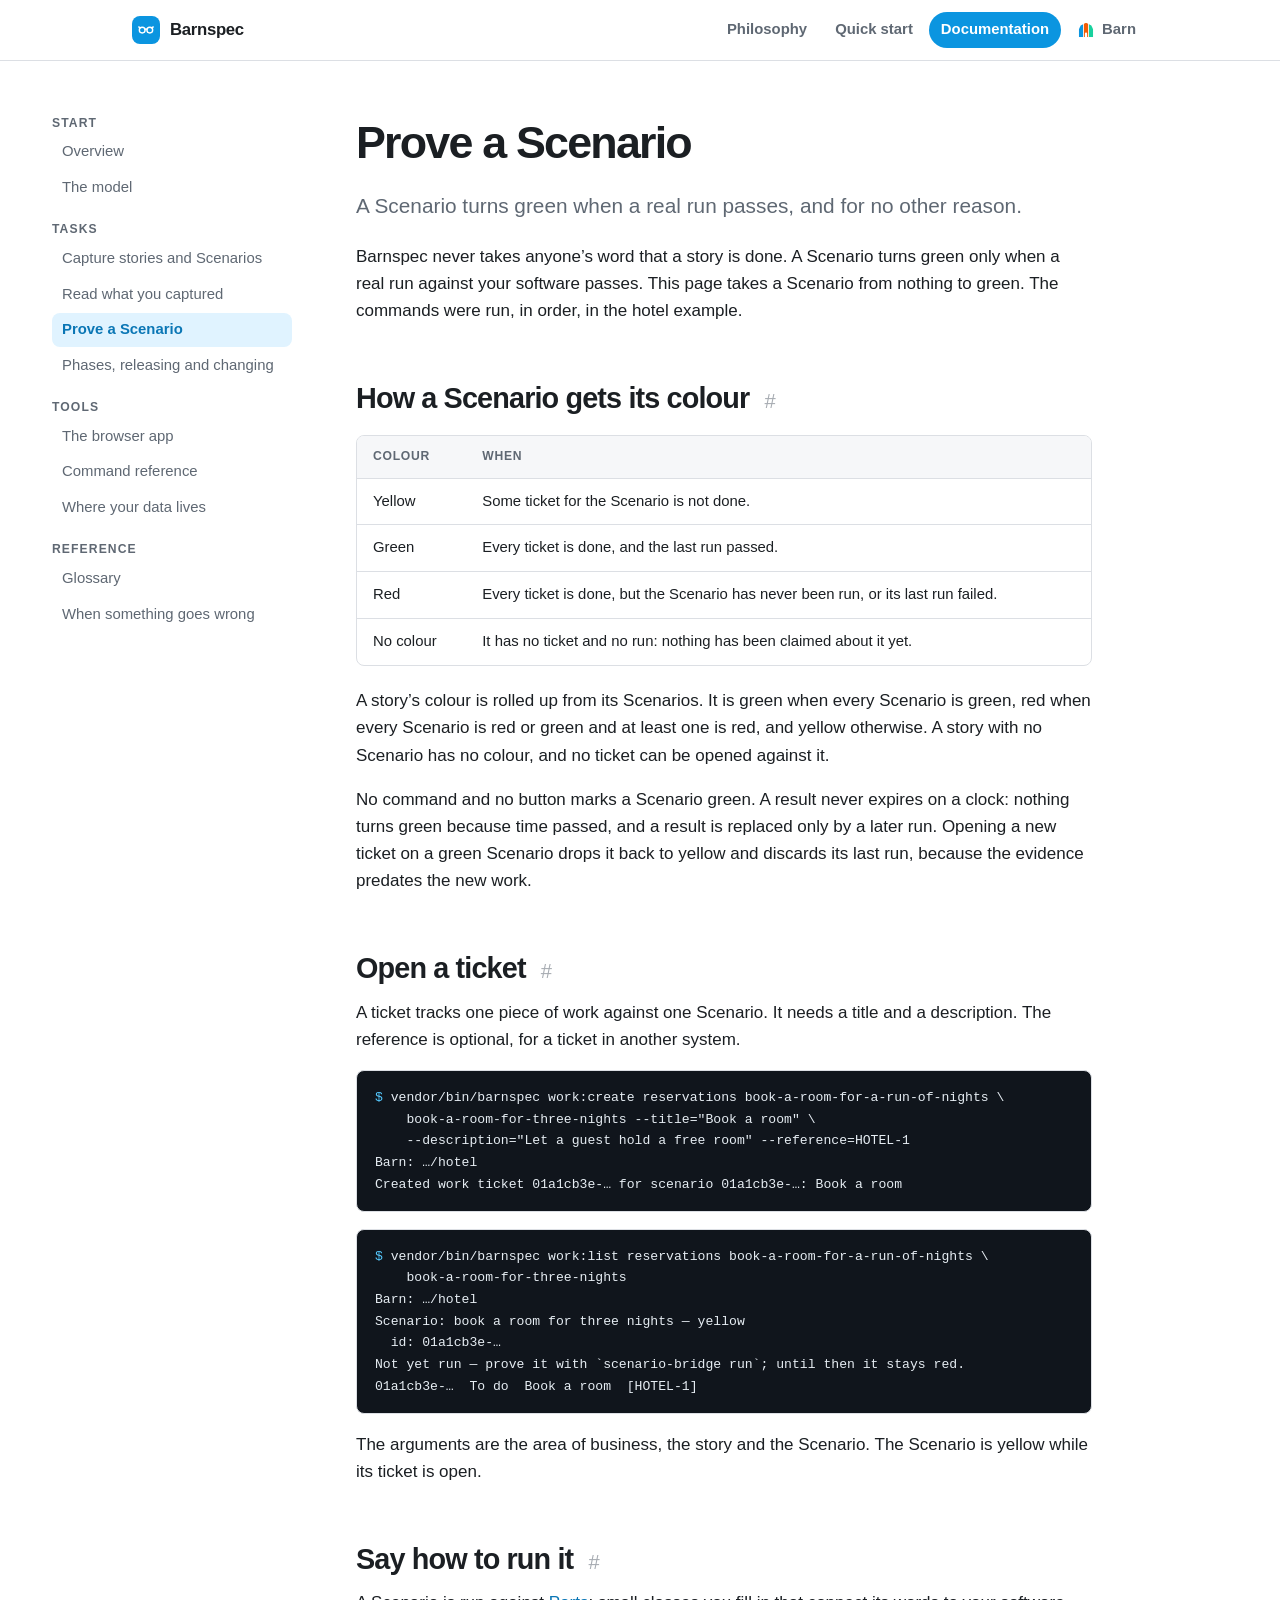
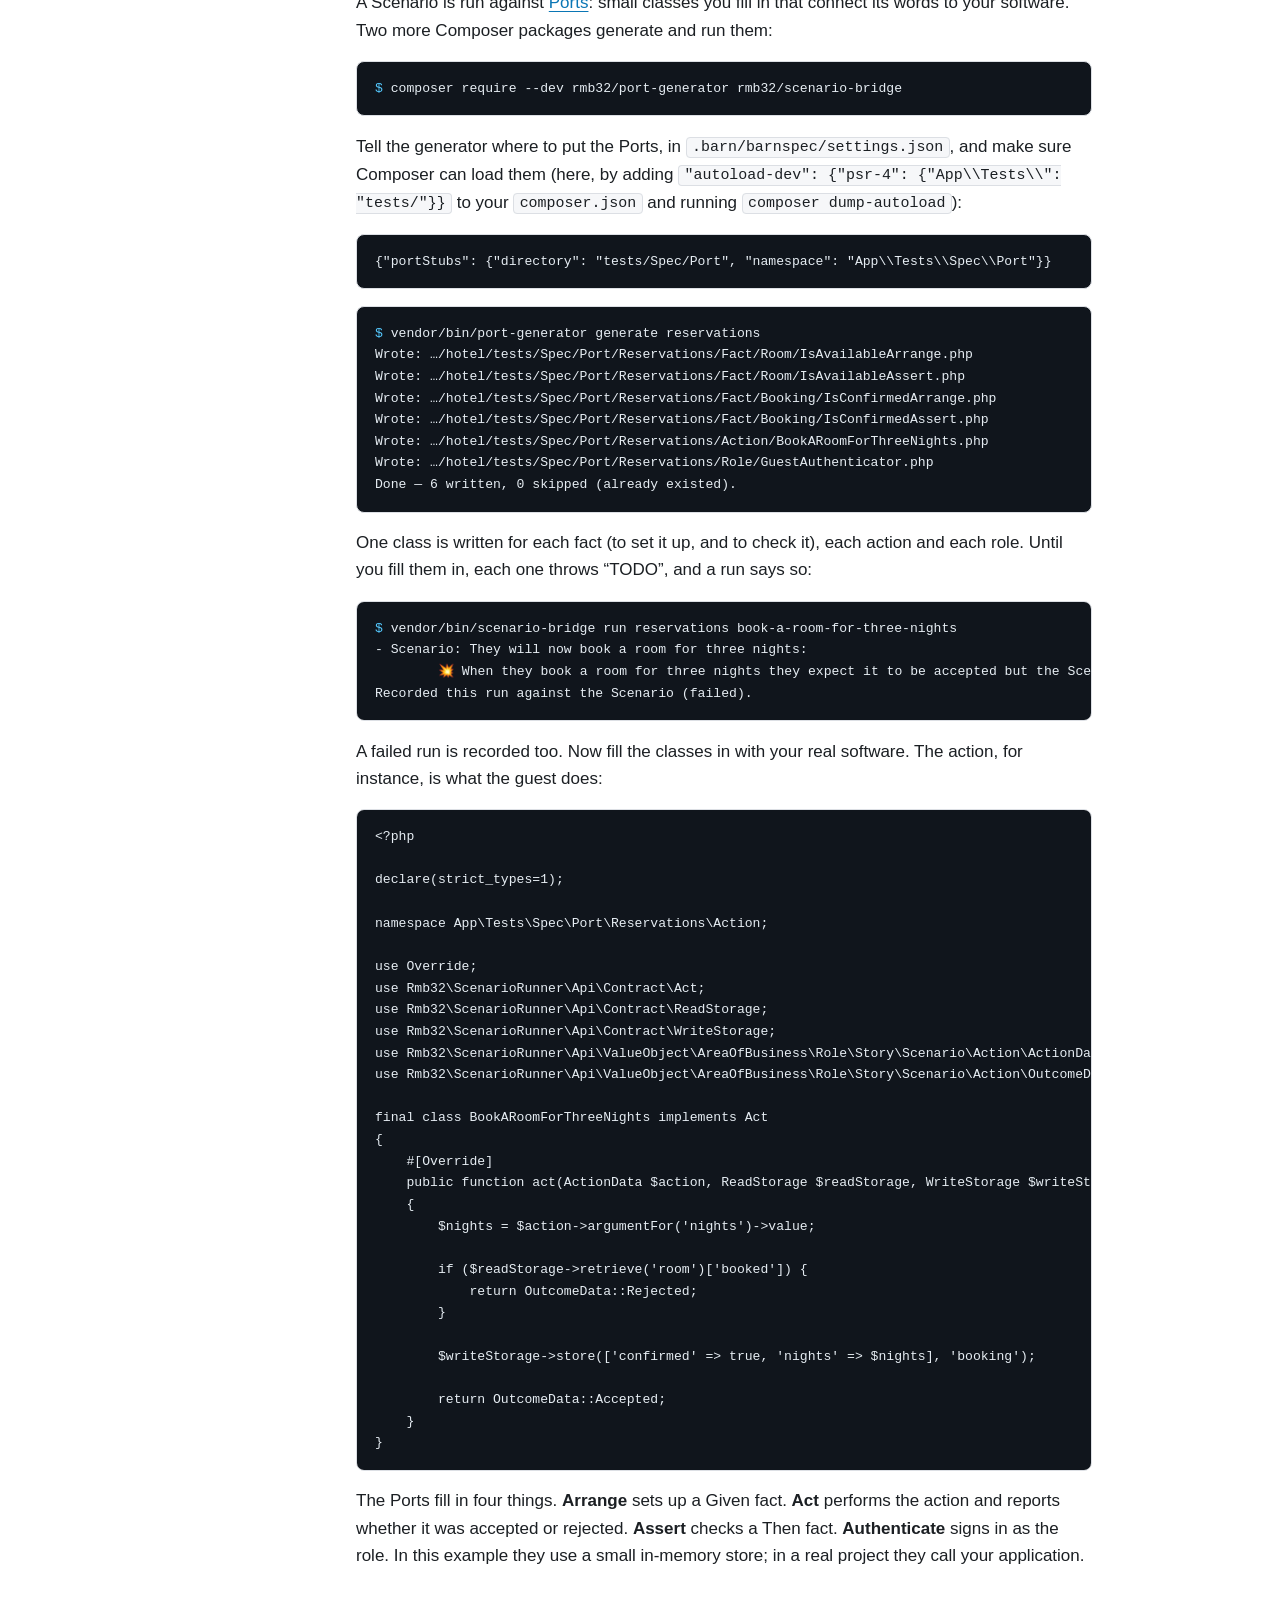
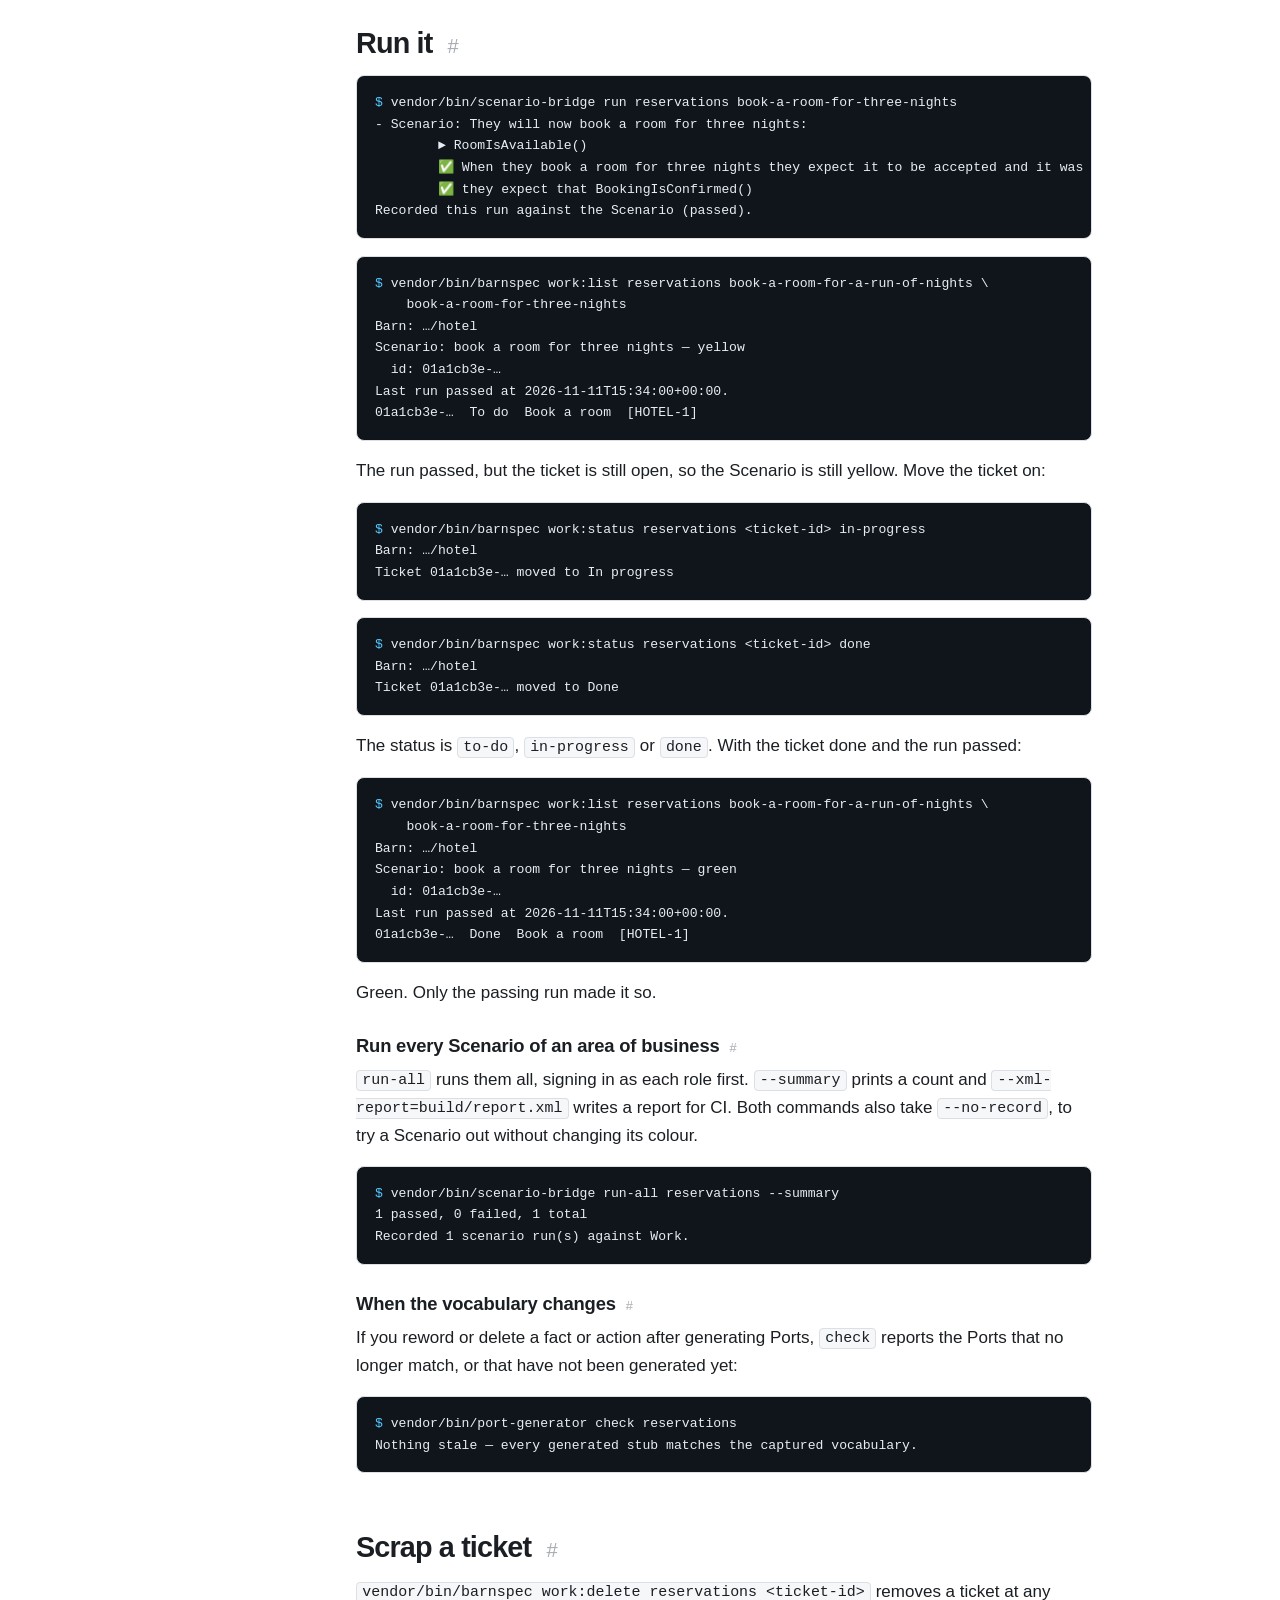
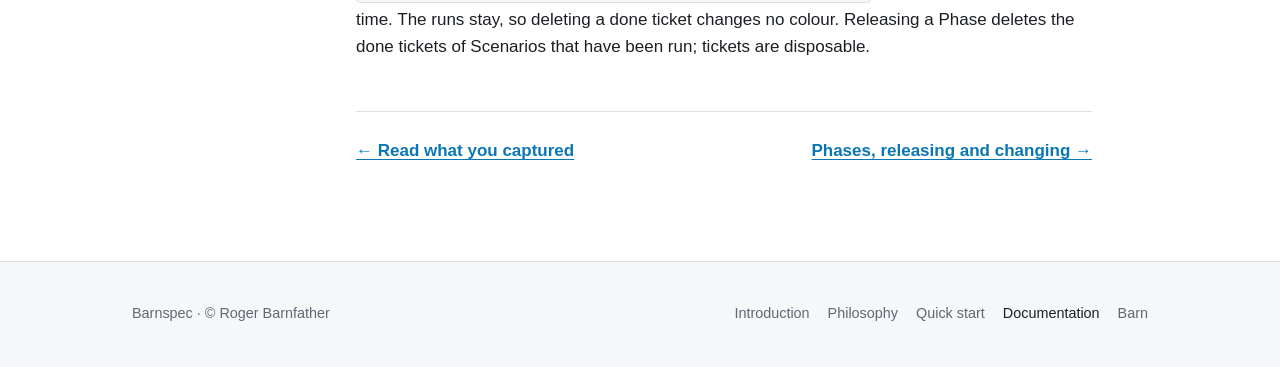
<file: docs/prove.html>
<!doctype html>
<html lang="en-GB">
<head>
  <meta charset="utf-8">
  <meta name="viewport" content="width=device-width, initial-scale=1">
  <title>Prove a Scenario · Barnspec</title>
  <meta name="description" content="Prove a Barnspec Scenario: open a ticket, generate and fill in Ports, run the Scenario and watch it turn green.">
  <link rel="icon" href="../assets/base/barnspec.svg" type="image/svg+xml">
  <link rel="stylesheet" href="../assets/base/base.css">
  <link rel="stylesheet" href="../assets/site.css">
</head>
<body data-brand="spec">
  <a class="skip" href="#main">Skip to content</a>

  <header class="site-header">
    <div class="wrap">
      <a class="wordmark" href="../index.html"><svg class="mark tool-mark" viewBox="0 0 32 32" aria-hidden="true"><g transform="translate(16 16) scale(1.45) translate(-16 -16.5)" fill="none" stroke="currentColor" stroke-width="1.4" stroke-linecap="round" stroke-linejoin="round"><circle cx="12.2" cy="16.6" r="2.9"/><circle cx="19.8" cy="16.6" r="2.9"/><path d="M15 16c.6-.7 1.4-.7 2 0"/><path d="M10.15 14.55C9.65 13.95 9.2 13.55 8.7 13.55M21.85 14.55C22.35 13.95 22.8 13.55 23.3 13.55"/></g></svg>Barnspec</a>
      <nav aria-label="Barnspec">
        <ul class="nav">
          <li><a href="../philosophy.html">Philosophy</a></li>
          <li><a href="../quick-start.html">Quick start</a></li>
          <li><a href="index.html" aria-current="page">Documentation</a></li>
          <li><a href="https://rogerbarnfather.github.io/barn-website/"><svg class="barn-mark" viewBox="0 0 32 32" aria-hidden="true"><clipPath id="barn-mark-shape"><path d="M3 29V15.5L6.5 8 16 3l9.5 5 3.5 7.5V29Z"/></clipPath><g clip-path="url(#barn-mark-shape)"><rect x="3" y="0" width="7.67" height="29"/><path d="M12.17 0h7.66v29h-7.66ZM14 29v-6.5a2 2 0 0 1 4 0V29Z" fill-rule="evenodd"/><rect x="21.33" y="0" width="7.67" height="29"/></g></svg>Barn</a></li>
        </ul>
      </nav>
    </div>
  </header>

  <main id="main">
    <div class="docs wrap wide">
      <nav class="docs-nav" aria-label="Documentation"><h2>Start</h2><ul><li><a href="index.html">Overview</a></li><li><a href="model.html">The model</a></li></ul><h2>Tasks</h2><ul><li><a href="capture.html">Capture stories and Scenarios</a></li><li><a href="read.html">Read what you captured</a></li><li><a href="prove.html" aria-current="page">Prove a Scenario</a></li><li><a href="phases.html">Phases, releasing and changing</a></li></ul><h2>Tools</h2><ul><li><a href="gui.html">The browser app</a></li><li><a href="cli.html">Command reference</a></li><li><a href="data.html">Where your data lives</a></li></ul><h2>Reference</h2><ul><li><a href="glossary.html">Glossary</a></li><li><a href="troubleshooting.html">When something goes wrong</a></li></ul></nav>
      <article class="docs-article">
        <h1>Prove a Scenario</h1>
        <p class="lede">A Scenario turns green when a real run passes, and for no other reason.</p>
<p>Barnspec never takes anyone’s word that a story is done. A Scenario turns green only when a real run against your
software passes. This page takes a Scenario from nothing to green. The commands were run, in order, in the hotel example.</p>
<h2 id="colours">How a Scenario gets its colour <a class="anchor" href="#colours" aria-label="Link to this section">#</a></h2>
<div class="table-wrap"><table><thead><tr><th scope="col">Colour</th><th scope="col">When</th></tr></thead><tbody><tr><td>Yellow</td><td>Some ticket for the Scenario is not done.</td></tr><tr><td>Green</td><td>Every ticket is done, and the last run passed.</td></tr><tr><td>Red</td><td>Every ticket is done, but the Scenario has never been run, or its last run failed.</td></tr><tr><td>No colour</td><td>It has no ticket and no run: nothing has been claimed about it yet.</td></tr></tbody></table></div>
<p>A story’s colour is rolled up from its Scenarios. It is green when every Scenario is green, red when every Scenario is red or
green and at least one is red, and yellow otherwise. A story with no Scenario has no colour, and no ticket can be opened against it.</p>
<p>No command and no button marks a Scenario green. A result never expires on a clock: nothing turns green because time passed,
and a result is replaced only by a later run. Opening a new ticket on a green Scenario drops it back to yellow and discards its
last run, because the evidence predates the new work.</p>
<h2 id="ticket">Open a ticket <a class="anchor" href="#ticket" aria-label="Link to this section">#</a></h2>
<p>A ticket tracks one piece of work against one Scenario. It needs a title and a description. The reference is
optional, for a ticket in another system.</p>
<pre><code><span class="p">$ </span>vendor/bin/barnspec work:create reservations book-a-room-for-a-run-of-nights \
    book-a-room-for-three-nights --title="Book a room" \
    --description="Let a guest hold a free room" --reference=HOTEL-1
Barn: …/hotel
Created work ticket 01a1cb3e-… for scenario 01a1cb3e-…: Book a room</code></pre>
<pre><code><span class="p">$ </span>vendor/bin/barnspec work:list reservations book-a-room-for-a-run-of-nights \
    book-a-room-for-three-nights
Barn: …/hotel
Scenario: book a room for three nights — yellow
  id: 01a1cb3e-…
Not yet run — prove it with `scenario-bridge run`; until then it stays red.
01a1cb3e-…  To do  Book a room  [HOTEL-1]</code></pre>
<p>The arguments are the area of business, the story and the Scenario. The Scenario is yellow while its ticket is open.</p>
<h2 id="ports">Say how to run it <a class="anchor" href="#ports" aria-label="Link to this section">#</a></h2>
<p>A Scenario is run against <a href="glossary.html#port">Ports</a>: small classes you fill in that connect its words to your software. Two
more Composer packages generate and run them:</p>
<pre><code><span class="p">$ </span>composer require --dev rmb32/port-generator rmb32/scenario-bridge</code></pre>
<p>Tell the generator where to put the Ports, in <code>.barn/barnspec/settings.json</code>, and make sure Composer can load
them (here, by adding <code>"autoload-dev": {"psr-4": {"App\\Tests\\": "tests/"}}</code> to your <code>composer.json</code> and running
<code>composer dump-autoload</code>):</p>
<pre><code>{"portStubs": {"directory": "tests/Spec/Port", "namespace": "App\\Tests\\Spec\\Port"}}</code></pre>
<pre><code><span class="p">$ </span>vendor/bin/port-generator generate reservations
Wrote: …/hotel/tests/Spec/Port/Reservations/Fact/Room/IsAvailableArrange.php
Wrote: …/hotel/tests/Spec/Port/Reservations/Fact/Room/IsAvailableAssert.php
Wrote: …/hotel/tests/Spec/Port/Reservations/Fact/Booking/IsConfirmedArrange.php
Wrote: …/hotel/tests/Spec/Port/Reservations/Fact/Booking/IsConfirmedAssert.php
Wrote: …/hotel/tests/Spec/Port/Reservations/Action/BookARoomForThreeNights.php
Wrote: …/hotel/tests/Spec/Port/Reservations/Role/GuestAuthenticator.php
Done — 6 written, 0 skipped (already existed).</code></pre>
<p>One class is written for each fact (to set it up, and to check it), each action and each role. Until you fill them in,
each one throws “TODO”, and a run says so:</p>
<pre><code><span class="p">$ </span>vendor/bin/scenario-bridge run reservations book-a-room-for-three-nights
- Scenario: They will now book a room for three nights:
        💥 When they book a room for three nights they expect it to be accepted but the Scenario crashed authenticating as guest: RuntimeException: TODO: implement App\Tests\Spec\Port\Reservations\Role\GuestAuthenticator::authenticate()
Recorded this run against the Scenario (failed).</code></pre>
<p>A failed run is recorded too. Now fill the classes in with your real software. The action, for instance, is what the
guest does:</p>
<pre><code>&lt;?php

declare(strict_types=1);

namespace App\Tests\Spec\Port\Reservations\Action;

use Override;
use Rmb32\ScenarioRunner\Api\Contract\Act;
use Rmb32\ScenarioRunner\Api\Contract\ReadStorage;
use Rmb32\ScenarioRunner\Api\Contract\WriteStorage;
use Rmb32\ScenarioRunner\Api\ValueObject\AreaOfBusiness\Role\Story\Scenario\Action\ActionData;
use Rmb32\ScenarioRunner\Api\ValueObject\AreaOfBusiness\Role\Story\Scenario\Action\OutcomeData;

final class BookARoomForThreeNights implements Act
{
    #[Override]
    public function act(ActionData $action, ReadStorage $readStorage, WriteStorage $writeStorage): OutcomeData
    {
        $nights = $action-&gt;argumentFor('nights')-&gt;value;

        if ($readStorage-&gt;retrieve('room')['booked']) {
            return OutcomeData::Rejected;
        }

        $writeStorage-&gt;store(['confirmed' =&gt; true, 'nights' =&gt; $nights], 'booking');

        return OutcomeData::Accepted;
    }
}</code></pre>
<p>The Ports fill in four things. <strong>Arrange</strong> sets up a Given fact. <strong>Act</strong> performs the action
and reports whether it was accepted or rejected. <strong>Assert</strong> checks a Then fact. <strong>Authenticate</strong> signs in as
the role. In this example they use a small in-memory store; in a real project they call your application.</p>
<h2 id="run">Run it <a class="anchor" href="#run" aria-label="Link to this section">#</a></h2>
<pre><code><span class="p">$ </span>vendor/bin/scenario-bridge run reservations book-a-room-for-three-nights
- Scenario: They will now book a room for three nights:
        ► RoomIsAvailable()
        ✅ When they book a room for three nights they expect it to be accepted and it was accepted
        ✅ they expect that BookingIsConfirmed()
Recorded this run against the Scenario (passed).</code></pre>
<pre><code><span class="p">$ </span>vendor/bin/barnspec work:list reservations book-a-room-for-a-run-of-nights \
    book-a-room-for-three-nights
Barn: …/hotel
Scenario: book a room for three nights — yellow
  id: 01a1cb3e-…
Last run passed at 2026-11-11T15:34:00+00:00.
01a1cb3e-…  To do  Book a room  [HOTEL-1]</code></pre>
<p>The run passed, but the ticket is still open, so the Scenario is still yellow. Move the ticket on:</p>
<pre><code><span class="p">$ </span>vendor/bin/barnspec work:status reservations &lt;ticket-id&gt; in-progress
Barn: …/hotel
Ticket 01a1cb3e-… moved to In progress</code></pre>
<pre><code><span class="p">$ </span>vendor/bin/barnspec work:status reservations &lt;ticket-id&gt; done
Barn: …/hotel
Ticket 01a1cb3e-… moved to Done</code></pre>
<p>The status is <code>to-do</code>, <code>in-progress</code> or <code>done</code>. With the ticket done and the run passed:</p>
<pre><code><span class="p">$ </span>vendor/bin/barnspec work:list reservations book-a-room-for-a-run-of-nights \
    book-a-room-for-three-nights
Barn: …/hotel
Scenario: book a room for three nights — green
  id: 01a1cb3e-…
Last run passed at 2026-11-11T15:34:00+00:00.
01a1cb3e-…  Done  Book a room  [HOTEL-1]</code></pre>
<p>Green. Only the passing run made it so.</p>
<h3 id="run-all">Run every Scenario of an area of business <a class="anchor" href="#run-all" aria-label="Link to this section">#</a></h3>
<p><code>run-all</code> runs them all, signing in as each role first. <code>--summary</code> prints a count and
<code>--xml-report=build/report.xml</code> writes a report for CI. Both commands also take <code>--no-record</code>, to try a
Scenario out without changing its colour.</p>
<pre><code><span class="p">$ </span>vendor/bin/scenario-bridge run-all reservations --summary
1 passed, 0 failed, 1 total
Recorded 1 scenario run(s) against Work.</code></pre>
<h3 id="stale">When the vocabulary changes <a class="anchor" href="#stale" aria-label="Link to this section">#</a></h3>
<p>If you reword or delete a fact or action after generating Ports, <code>check</code> reports the Ports that no longer match, or that have not been generated yet:</p>
<pre><code><span class="p">$ </span>vendor/bin/port-generator check reservations
Nothing stale — every generated stub matches the captured vocabulary.</code></pre>
<h2 id="delete-ticket">Scrap a ticket <a class="anchor" href="#delete-ticket" aria-label="Link to this section">#</a></h2>
<p><code>vendor/bin/barnspec work:delete reservations &lt;ticket-id&gt;</code> removes a ticket at any time. The runs stay, so
deleting a done ticket changes no colour. Releasing a Phase deletes the done tickets of Scenarios that have been run; tickets are
disposable.</p>
        <div class="docs-next"><a href="read.html">← Read what you captured</a><a href="phases.html">Phases, releasing and changing →</a></div>
      </article>
    </div>
  </main>

  <footer class="site-footer">
    <div class="wrap">
      <span>Barnspec · © Roger Barnfather</span>
      <nav aria-label="Footer">
        <a href="../index.html">Introduction</a>
        <a href="../philosophy.html">Philosophy</a>
        <a href="../quick-start.html">Quick start</a>
        <a href="index.html" aria-current="page">Documentation</a>
        <a href="https://rogerbarnfather.github.io/barn-website/">Barn</a>
      </nav>
    </div>
  </footer>
</body>
</html>
</file>
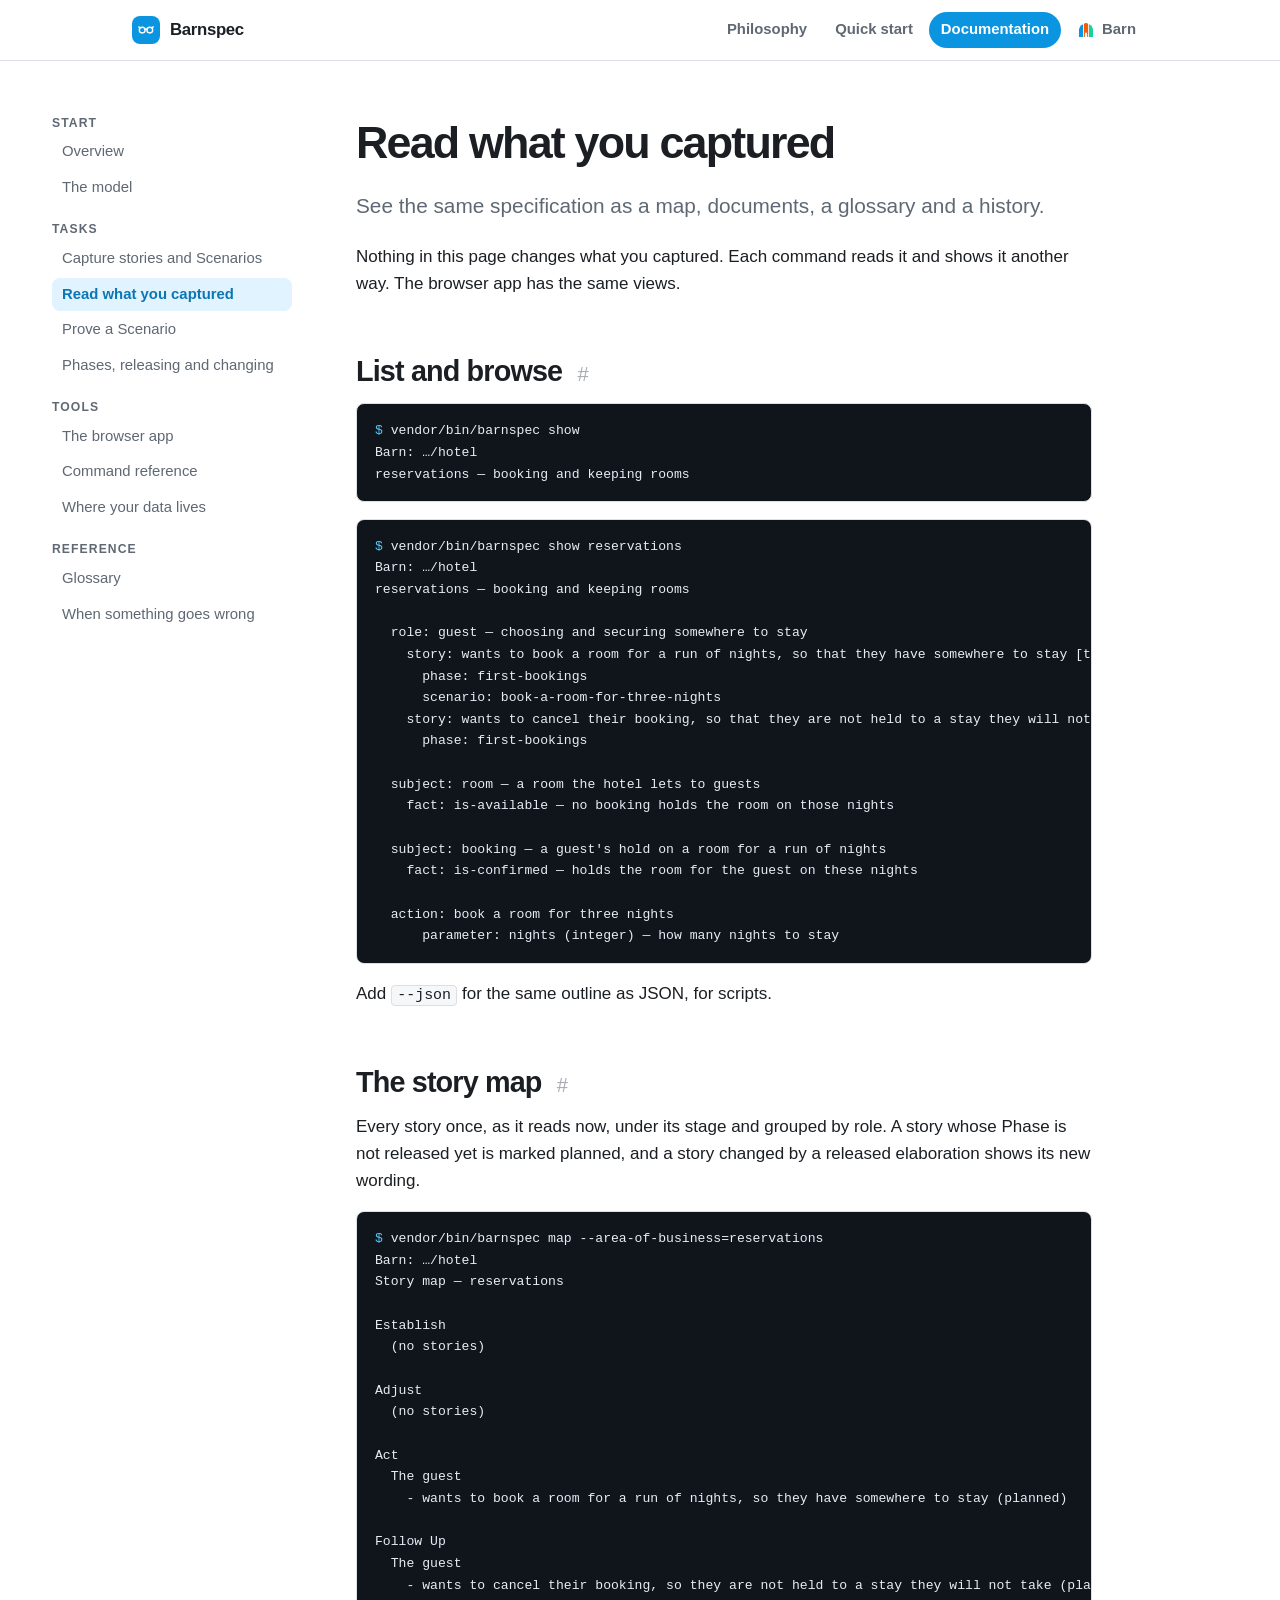
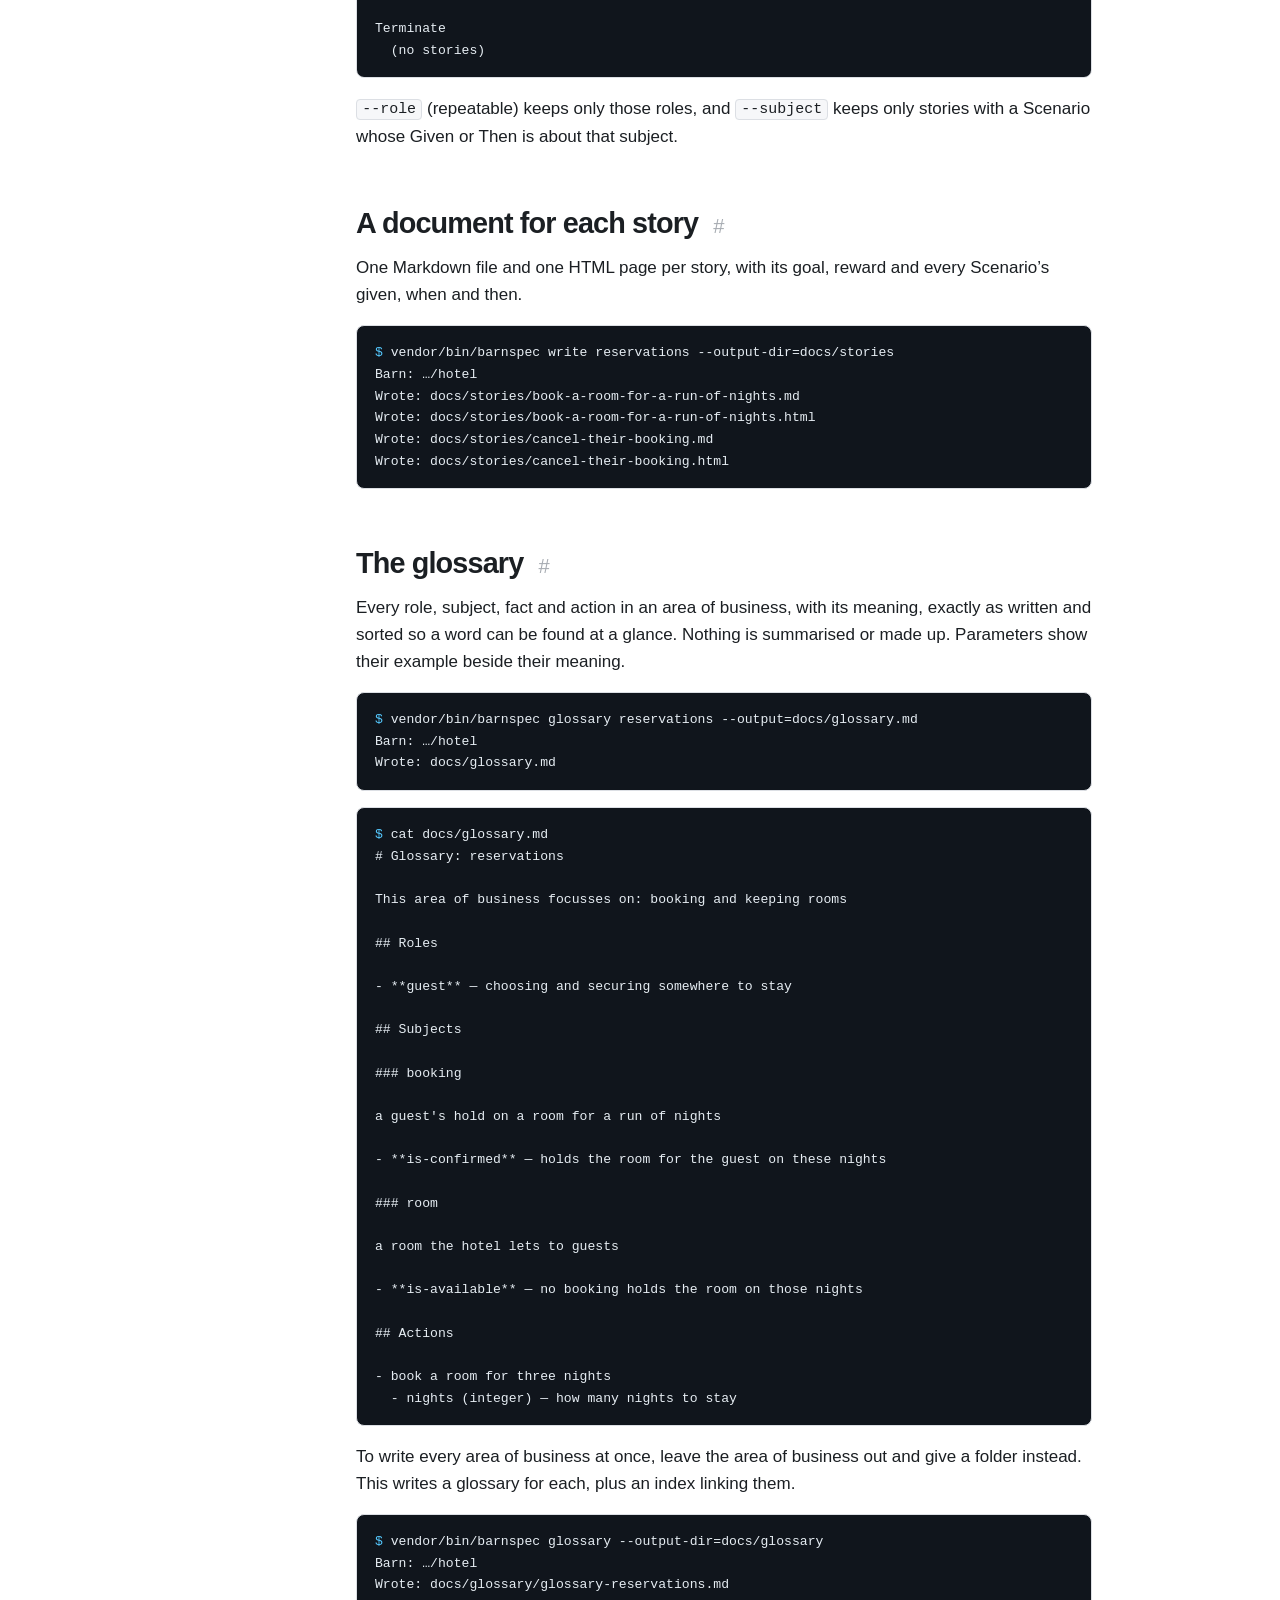
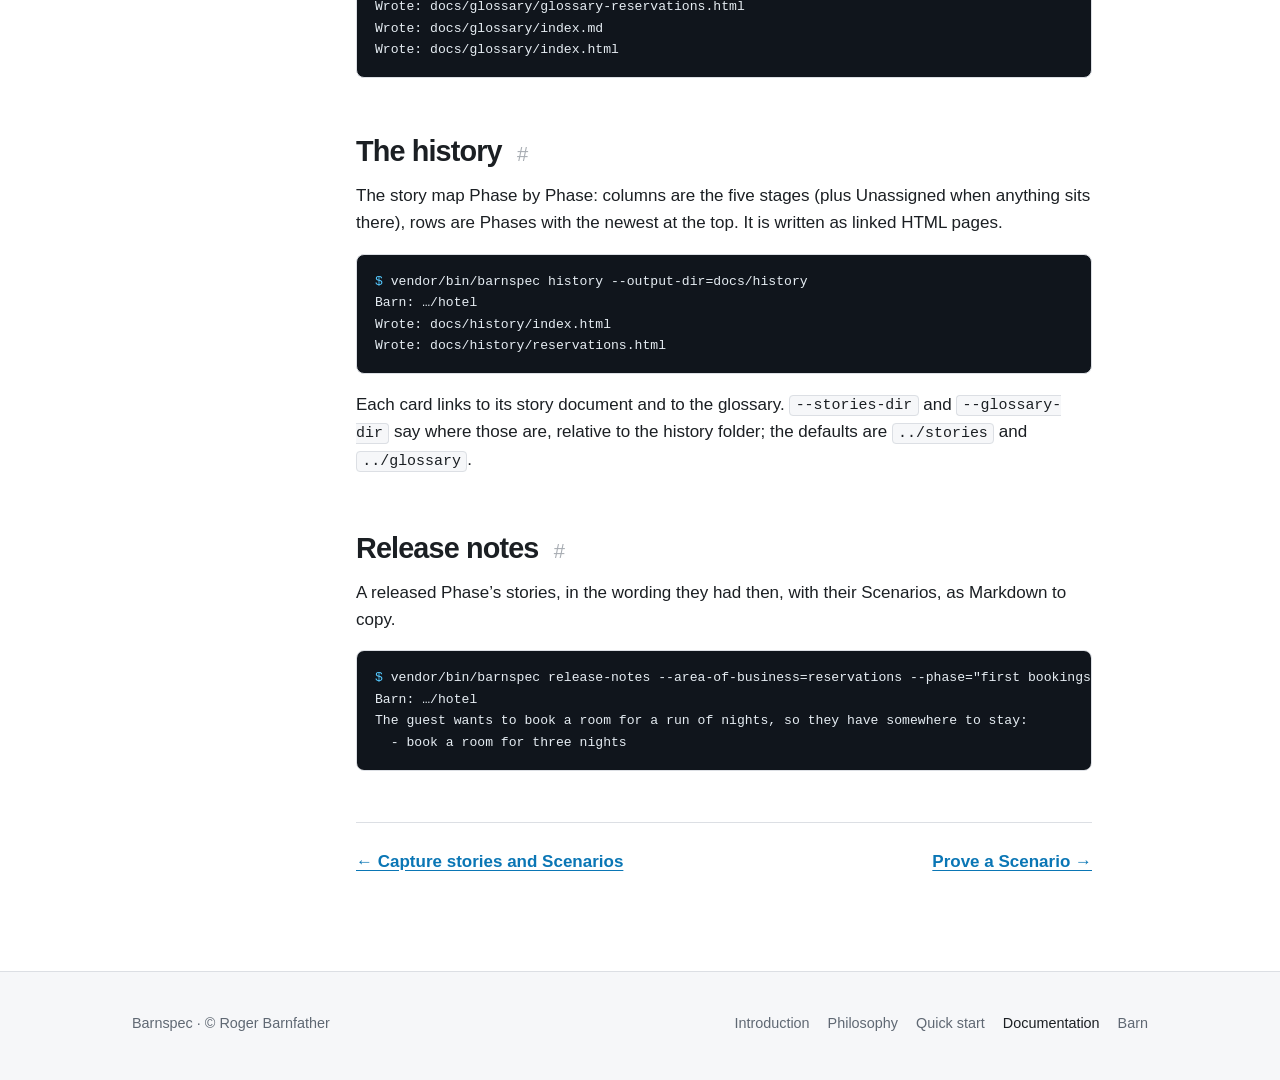
<file: docs/read.html>
<!doctype html>
<html lang="en-GB">
<head>
  <meta charset="utf-8">
  <meta name="viewport" content="width=device-width, initial-scale=1">
  <title>Read what you captured · Barnspec</title>
  <meta name="description" content="Read what you captured: show, the story map, story documents, the glossary, the history and release notes.">
  <link rel="icon" href="../assets/base/barnspec.svg" type="image/svg+xml">
  <link rel="stylesheet" href="../assets/base/base.css">
  <link rel="stylesheet" href="../assets/site.css">
</head>
<body data-brand="spec">
  <a class="skip" href="#main">Skip to content</a>

  <header class="site-header">
    <div class="wrap">
      <a class="wordmark" href="../index.html"><svg class="mark tool-mark" viewBox="0 0 32 32" aria-hidden="true"><g transform="translate(16 16) scale(1.45) translate(-16 -16.5)" fill="none" stroke="currentColor" stroke-width="1.4" stroke-linecap="round" stroke-linejoin="round"><circle cx="12.2" cy="16.6" r="2.9"/><circle cx="19.8" cy="16.6" r="2.9"/><path d="M15 16c.6-.7 1.4-.7 2 0"/><path d="M10.15 14.55C9.65 13.95 9.2 13.55 8.7 13.55M21.85 14.55C22.35 13.95 22.8 13.55 23.3 13.55"/></g></svg>Barnspec</a>
      <nav aria-label="Barnspec">
        <ul class="nav">
          <li><a href="../philosophy.html">Philosophy</a></li>
          <li><a href="../quick-start.html">Quick start</a></li>
          <li><a href="index.html" aria-current="page">Documentation</a></li>
          <li><a href="https://rogerbarnfather.github.io/barn-website/"><svg class="barn-mark" viewBox="0 0 32 32" aria-hidden="true"><clipPath id="barn-mark-shape"><path d="M3 29V15.5L6.5 8 16 3l9.5 5 3.5 7.5V29Z"/></clipPath><g clip-path="url(#barn-mark-shape)"><rect x="3" y="0" width="7.67" height="29"/><path d="M12.17 0h7.66v29h-7.66ZM14 29v-6.5a2 2 0 0 1 4 0V29Z" fill-rule="evenodd"/><rect x="21.33" y="0" width="7.67" height="29"/></g></svg>Barn</a></li>
        </ul>
      </nav>
    </div>
  </header>

  <main id="main">
    <div class="docs wrap wide">
      <nav class="docs-nav" aria-label="Documentation"><h2>Start</h2><ul><li><a href="index.html">Overview</a></li><li><a href="model.html">The model</a></li></ul><h2>Tasks</h2><ul><li><a href="capture.html">Capture stories and Scenarios</a></li><li><a href="read.html" aria-current="page">Read what you captured</a></li><li><a href="prove.html">Prove a Scenario</a></li><li><a href="phases.html">Phases, releasing and changing</a></li></ul><h2>Tools</h2><ul><li><a href="gui.html">The browser app</a></li><li><a href="cli.html">Command reference</a></li><li><a href="data.html">Where your data lives</a></li></ul><h2>Reference</h2><ul><li><a href="glossary.html">Glossary</a></li><li><a href="troubleshooting.html">When something goes wrong</a></li></ul></nav>
      <article class="docs-article">
        <h1>Read what you captured</h1>
        <p class="lede">See the same specification as a map, documents, a glossary and a history.</p>
<p>Nothing in this page changes what you captured. Each command reads it and shows it another way. The browser app has the same views.</p>
<h2 id="show">List and browse <a class="anchor" href="#show" aria-label="Link to this section">#</a></h2>
<pre><code><span class="p">$ </span>vendor/bin/barnspec show
Barn: …/hotel
reservations — booking and keeping rooms</code></pre>
<pre><code><span class="p">$ </span>vendor/bin/barnspec show reservations
Barn: …/hotel
reservations — booking and keeping rooms

  role: guest — choosing and securing somewhere to stay
    story: wants to book a room for a run of nights, so that they have somewhere to stay [transact]
      phase: first-bookings
      scenario: book-a-room-for-three-nights
    story: wants to cancel their booking, so that they are not held to a stay they will not take [resolve]
      phase: first-bookings

  subject: room — a room the hotel lets to guests
    fact: is-available — no booking holds the room on those nights

  subject: booking — a guest's hold on a room for a run of nights
    fact: is-confirmed — holds the room for the guest on these nights

  action: book a room for three nights
      parameter: nights (integer) — how many nights to stay</code></pre>
<p>Add <code>--json</code> for the same outline as JSON, for scripts.</p>
<h2 id="map">The story map <a class="anchor" href="#map" aria-label="Link to this section">#</a></h2>
<p>Every story once, as it reads now, under its stage and grouped by role. A story whose Phase is not released yet is
marked planned, and a story changed by a released elaboration shows its new wording.</p>
<pre><code><span class="p">$ </span>vendor/bin/barnspec map --area-of-business=reservations
Barn: …/hotel
Story map — reservations

Establish
  (no stories)

Adjust
  (no stories)

Act
  The guest
    - wants to book a room for a run of nights, so they have somewhere to stay (planned)

Follow Up
  The guest
    - wants to cancel their booking, so they are not held to a stay they will not take (planned)

Terminate
  (no stories)</code></pre>
<p><code>--role</code> (repeatable) keeps only those roles, and <code>--subject</code> keeps only stories with a Scenario whose Given or Then is about that subject.</p>
<h2 id="write">A document for each story <a class="anchor" href="#write" aria-label="Link to this section">#</a></h2>
<p>One Markdown file and one HTML page per story, with its goal, reward and every Scenario’s given, when and then.</p>
<pre><code><span class="p">$ </span>vendor/bin/barnspec write reservations --output-dir=docs/stories
Barn: …/hotel
Wrote: docs/stories/book-a-room-for-a-run-of-nights.md
Wrote: docs/stories/book-a-room-for-a-run-of-nights.html
Wrote: docs/stories/cancel-their-booking.md
Wrote: docs/stories/cancel-their-booking.html</code></pre>
<h2 id="glossary">The glossary <a class="anchor" href="#glossary" aria-label="Link to this section">#</a></h2>
<p>Every role, subject, fact and action in an area of business, with its meaning, exactly as written and sorted so a word can
be found at a glance. Nothing is summarised or made up. Parameters show their example beside their meaning.</p>
<pre><code><span class="p">$ </span>vendor/bin/barnspec glossary reservations --output=docs/glossary.md
Barn: …/hotel
Wrote: docs/glossary.md</code></pre>
<pre><code><span class="p">$ </span>cat docs/glossary.md
# Glossary: reservations

This area of business focusses on: booking and keeping rooms

## Roles

- **guest** — choosing and securing somewhere to stay

## Subjects

### booking

a guest's hold on a room for a run of nights

- **is-confirmed** — holds the room for the guest on these nights

### room

a room the hotel lets to guests

- **is-available** — no booking holds the room on those nights

## Actions

- book a room for three nights
  - nights (integer) — how many nights to stay</code></pre>
<p>To write every area of business at once, leave the area of business out and give a folder instead. This writes a glossary for each, plus an index linking them.</p>
<pre><code><span class="p">$ </span>vendor/bin/barnspec glossary --output-dir=docs/glossary
Barn: …/hotel
Wrote: docs/glossary/glossary-reservations.md
Wrote: docs/glossary/glossary-reservations.html
Wrote: docs/glossary/index.md
Wrote: docs/glossary/index.html</code></pre>
<h2 id="history">The history <a class="anchor" href="#history" aria-label="Link to this section">#</a></h2>
<p>The story map Phase by Phase: columns are the five stages (plus Unassigned when anything sits there), rows are Phases with
the newest at the top. It is written as linked HTML pages.</p>
<pre><code><span class="p">$ </span>vendor/bin/barnspec history --output-dir=docs/history
Barn: …/hotel
Wrote: docs/history/index.html
Wrote: docs/history/reservations.html</code></pre>
<p>Each card links to its story document and to the glossary. <code>--stories-dir</code> and <code>--glossary-dir</code> say where those are, relative to the history folder; the defaults are <code>../stories</code> and <code>../glossary</code>.</p>
<h2 id="release-notes">Release notes <a class="anchor" href="#release-notes" aria-label="Link to this section">#</a></h2>
<p>A released Phase’s stories, in the wording they had then, with their Scenarios, as Markdown to copy.</p>
<pre><code><span class="p">$ </span>vendor/bin/barnspec release-notes --area-of-business=reservations --phase="first bookings"
Barn: …/hotel
The guest wants to book a room for a run of nights, so they have somewhere to stay:
  - book a room for three nights</code></pre>
        <div class="docs-next"><a href="capture.html">← Capture stories and Scenarios</a><a href="prove.html">Prove a Scenario →</a></div>
      </article>
    </div>
  </main>

  <footer class="site-footer">
    <div class="wrap">
      <span>Barnspec · © Roger Barnfather</span>
      <nav aria-label="Footer">
        <a href="../index.html">Introduction</a>
        <a href="../philosophy.html">Philosophy</a>
        <a href="../quick-start.html">Quick start</a>
        <a href="index.html" aria-current="page">Documentation</a>
        <a href="https://rogerbarnfather.github.io/barn-website/">Barn</a>
      </nav>
    </div>
  </footer>
</body>
</html>
</file>
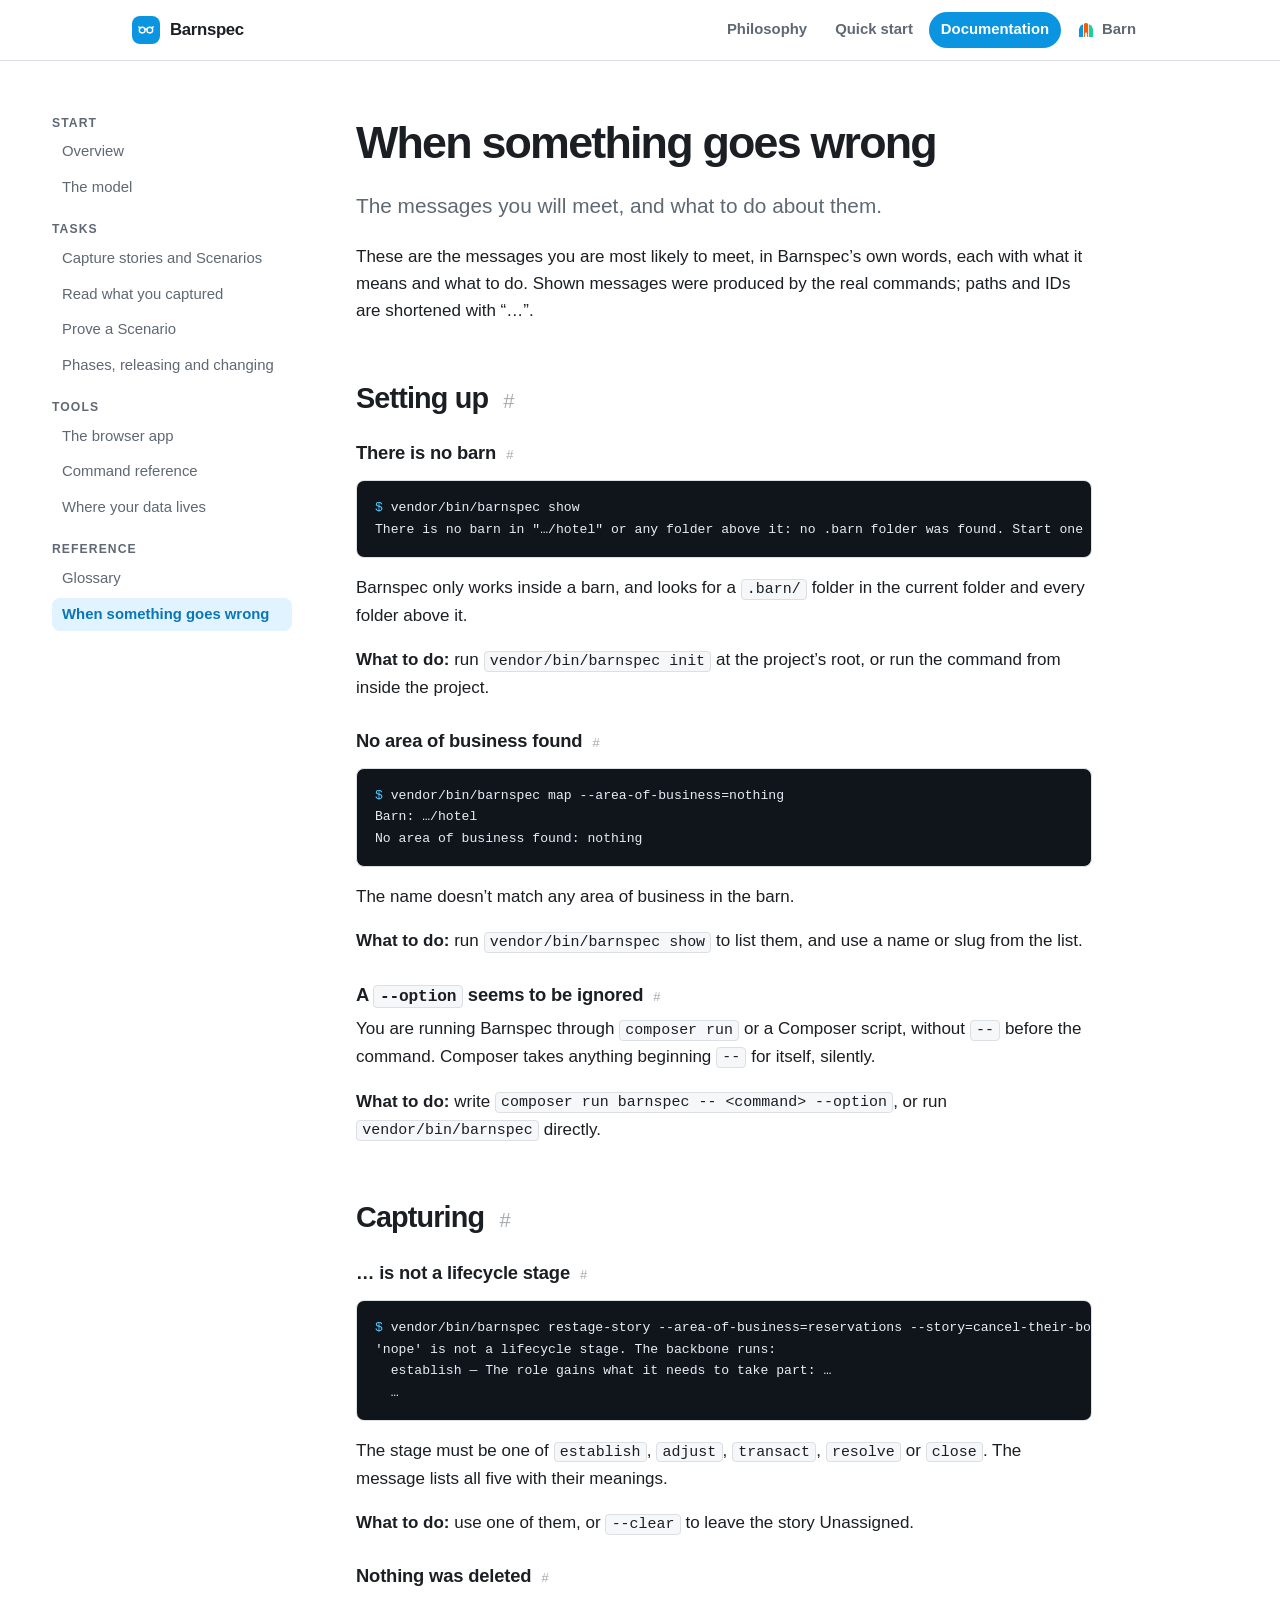
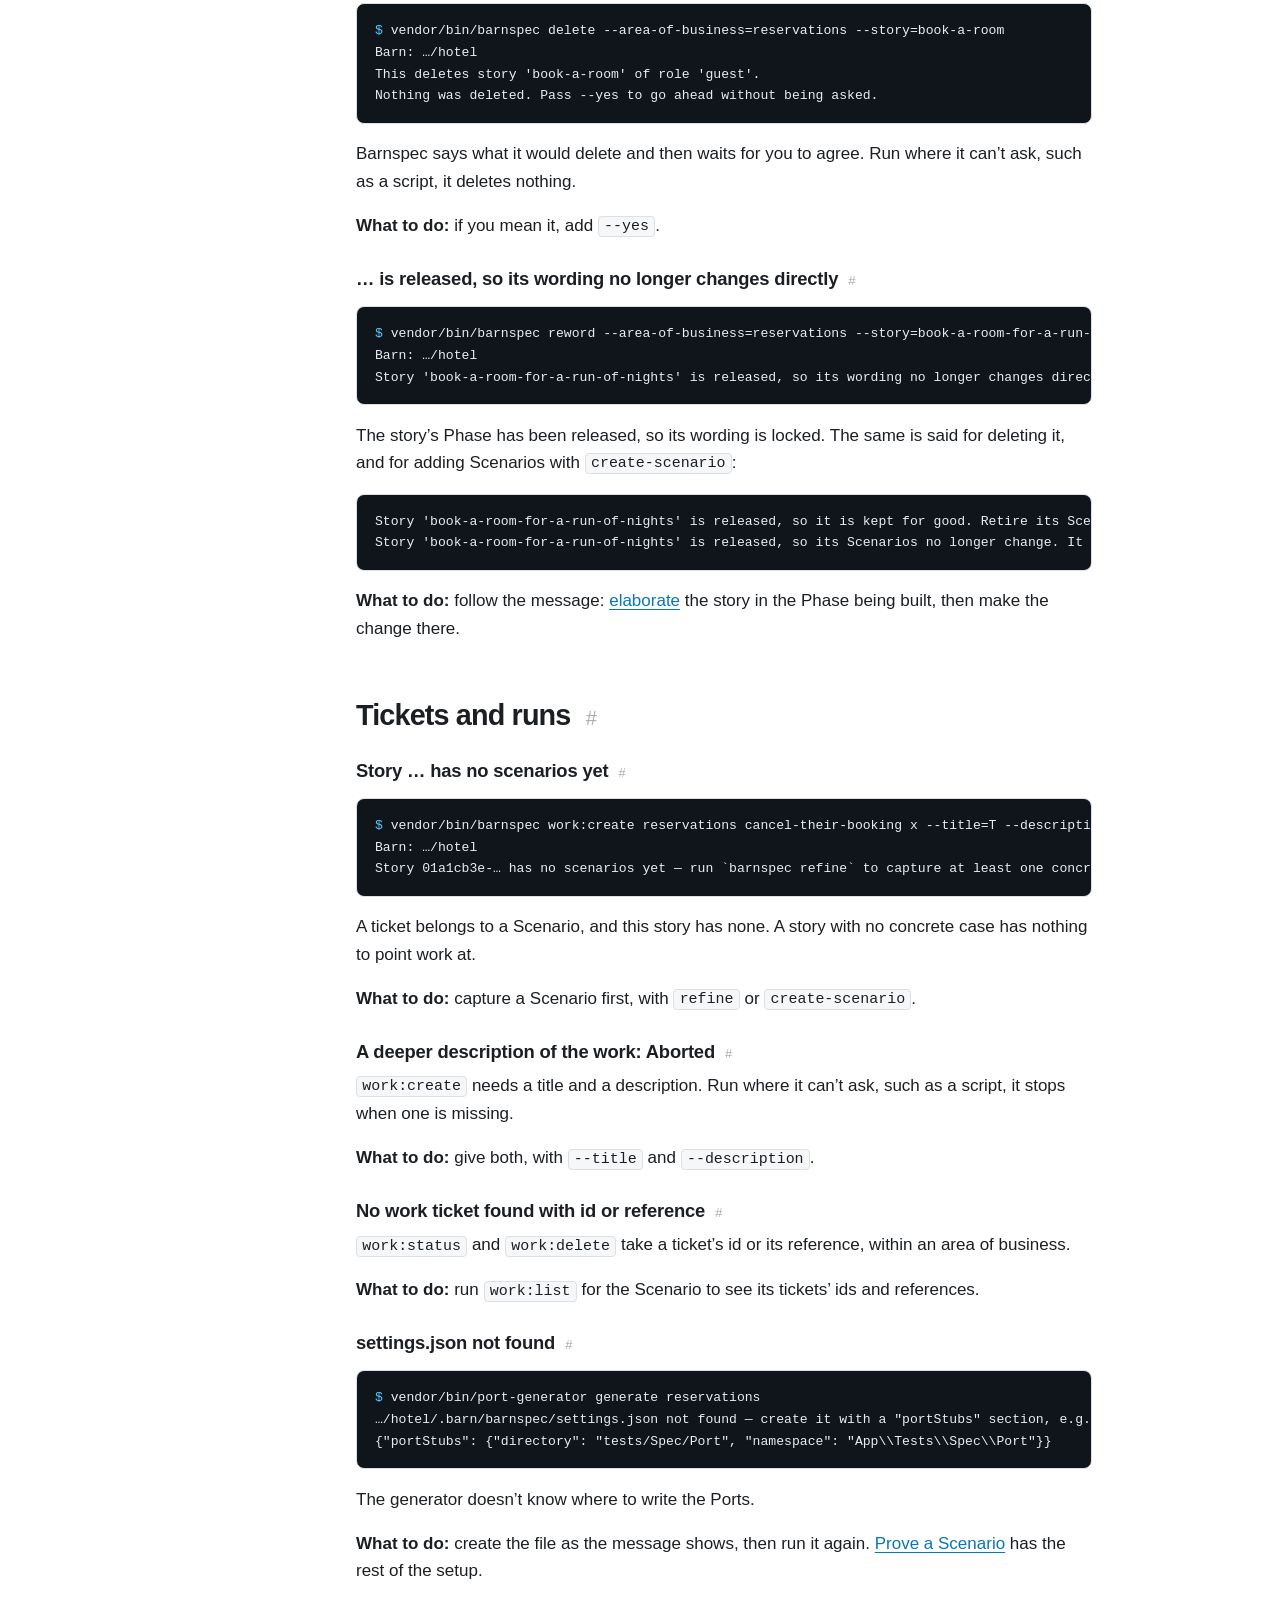
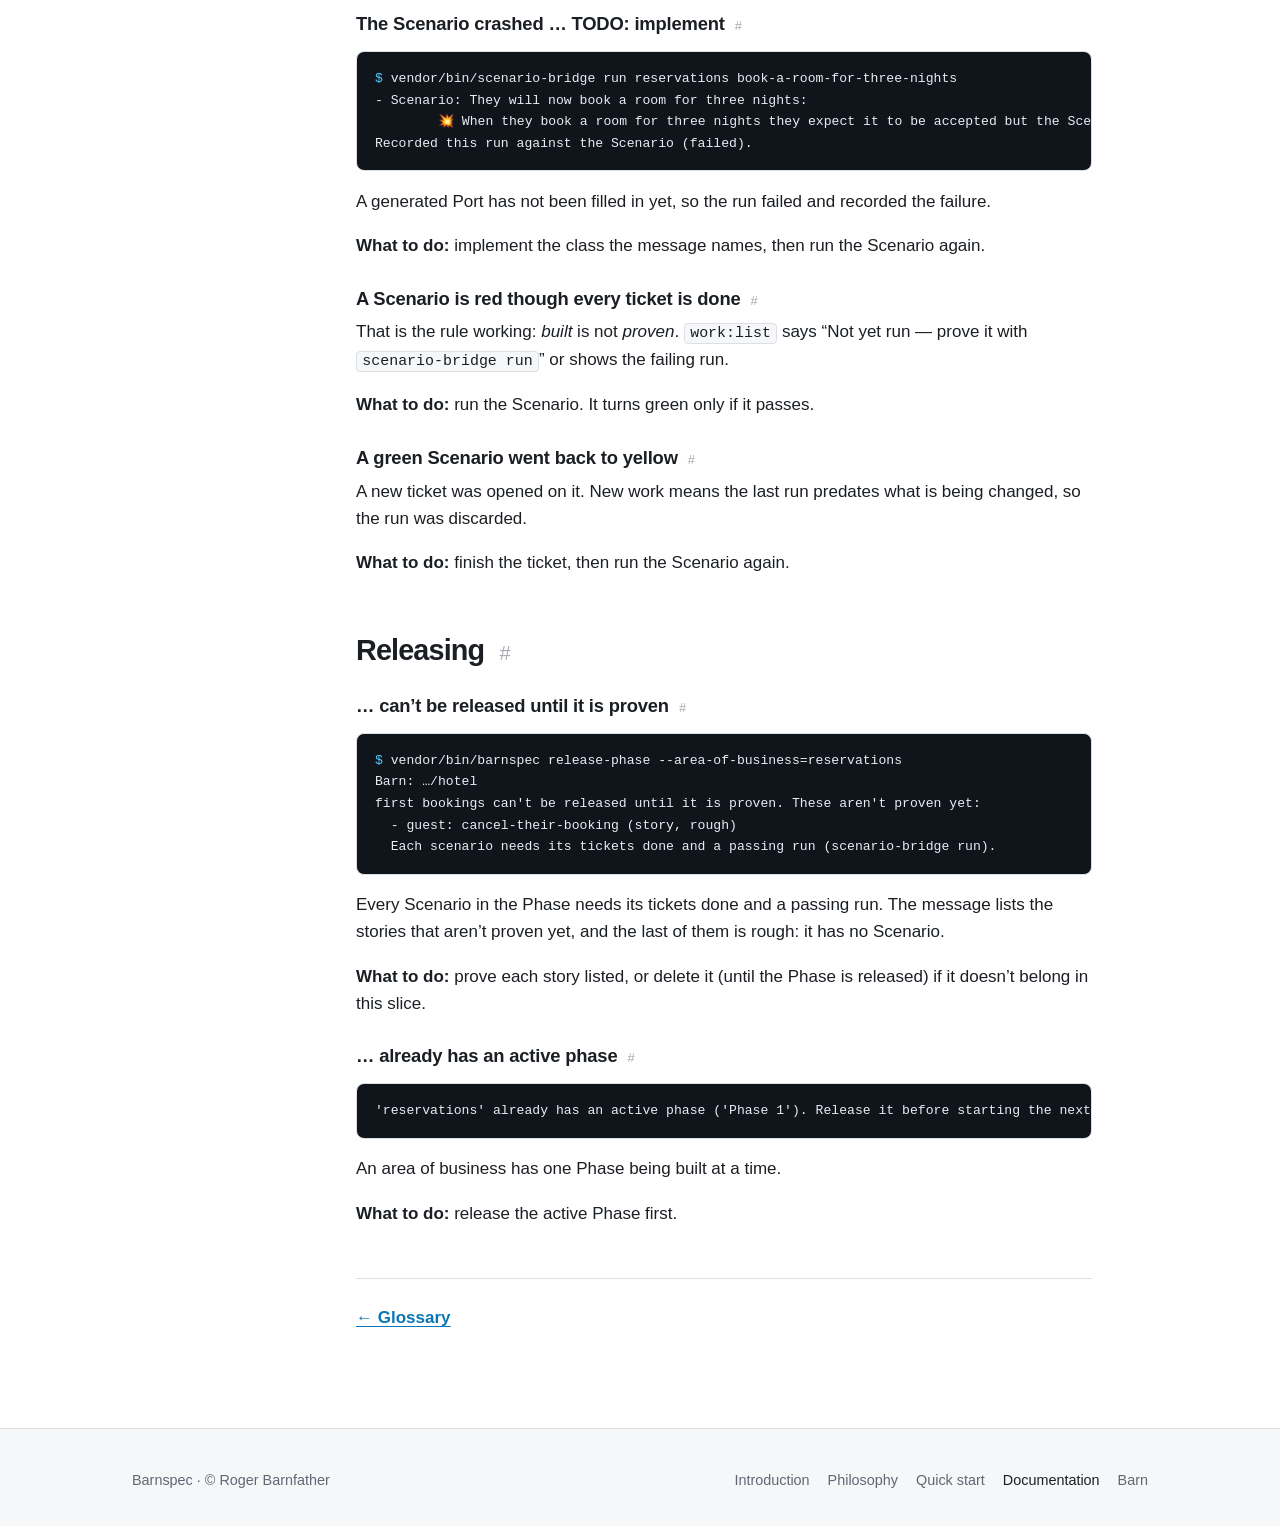
<file: docs/troubleshooting.html>
<!doctype html>
<html lang="en-GB">
<head>
  <meta charset="utf-8">
  <meta name="viewport" content="width=device-width, initial-scale=1">
  <title>When something goes wrong · Barnspec</title>
  <meta name="description" content="The messages Barnspec gives when something goes wrong, what each means and what to do.">
  <link rel="icon" href="../assets/base/barnspec.svg" type="image/svg+xml">
  <link rel="stylesheet" href="../assets/base/base.css">
  <link rel="stylesheet" href="../assets/site.css">
</head>
<body data-brand="spec">
  <a class="skip" href="#main">Skip to content</a>

  <header class="site-header">
    <div class="wrap">
      <a class="wordmark" href="../index.html"><svg class="mark tool-mark" viewBox="0 0 32 32" aria-hidden="true"><g transform="translate(16 16) scale(1.45) translate(-16 -16.5)" fill="none" stroke="currentColor" stroke-width="1.4" stroke-linecap="round" stroke-linejoin="round"><circle cx="12.2" cy="16.6" r="2.9"/><circle cx="19.8" cy="16.6" r="2.9"/><path d="M15 16c.6-.7 1.4-.7 2 0"/><path d="M10.15 14.55C9.65 13.95 9.2 13.55 8.7 13.55M21.85 14.55C22.35 13.95 22.8 13.55 23.3 13.55"/></g></svg>Barnspec</a>
      <nav aria-label="Barnspec">
        <ul class="nav">
          <li><a href="../philosophy.html">Philosophy</a></li>
          <li><a href="../quick-start.html">Quick start</a></li>
          <li><a href="index.html" aria-current="page">Documentation</a></li>
          <li><a href="https://rogerbarnfather.github.io/barn-website/"><svg class="barn-mark" viewBox="0 0 32 32" aria-hidden="true"><clipPath id="barn-mark-shape"><path d="M3 29V15.5L6.5 8 16 3l9.5 5 3.5 7.5V29Z"/></clipPath><g clip-path="url(#barn-mark-shape)"><rect x="3" y="0" width="7.67" height="29"/><path d="M12.17 0h7.66v29h-7.66ZM14 29v-6.5a2 2 0 0 1 4 0V29Z" fill-rule="evenodd"/><rect x="21.33" y="0" width="7.67" height="29"/></g></svg>Barn</a></li>
        </ul>
      </nav>
    </div>
  </header>

  <main id="main">
    <div class="docs wrap wide">
      <nav class="docs-nav" aria-label="Documentation"><h2>Start</h2><ul><li><a href="index.html">Overview</a></li><li><a href="model.html">The model</a></li></ul><h2>Tasks</h2><ul><li><a href="capture.html">Capture stories and Scenarios</a></li><li><a href="read.html">Read what you captured</a></li><li><a href="prove.html">Prove a Scenario</a></li><li><a href="phases.html">Phases, releasing and changing</a></li></ul><h2>Tools</h2><ul><li><a href="gui.html">The browser app</a></li><li><a href="cli.html">Command reference</a></li><li><a href="data.html">Where your data lives</a></li></ul><h2>Reference</h2><ul><li><a href="glossary.html">Glossary</a></li><li><a href="troubleshooting.html" aria-current="page">When something goes wrong</a></li></ul></nav>
      <article class="docs-article">
        <h1>When something goes wrong</h1>
        <p class="lede">The messages you will meet, and what to do about them.</p>
<p>These are the messages you are most likely to meet, in Barnspec’s own words, each with what it means and what to do. Shown messages were produced by the real commands; paths and IDs are shortened with “…”.</p>
<h2 id="setting-up">Setting up <a class="anchor" href="#setting-up" aria-label="Link to this section">#</a></h2>
<h3 id="no-barn">There is no barn <a class="anchor" href="#no-barn" aria-label="Link to this section">#</a></h3><pre><code><span class="p">$ </span>vendor/bin/barnspec show
There is no barn in "…/hotel" or any folder above it: no .barn folder was found. Start one with `barnspec init`.</code></pre><p>Barnspec only works inside a barn, and looks for a <code>.barn/</code> folder in the current folder and every folder above it.</p><p><strong>What to do:</strong> run <code>vendor/bin/barnspec init</code> at the project’s root, or run the command from inside the project.</p>
<h3 id="no-area">No area of business found <a class="anchor" href="#no-area" aria-label="Link to this section">#</a></h3><pre><code><span class="p">$ </span>vendor/bin/barnspec map --area-of-business=nothing
Barn: …/hotel
No area of business found: nothing</code></pre><p>The name doesn’t match any area of business in the barn.</p><p><strong>What to do:</strong> run <code>vendor/bin/barnspec show</code> to list them, and use a name or slug from the list.</p>
<h3 id="composer-options">A <code>--option</code> seems to be ignored <a class="anchor" href="#composer-options" aria-label="Link to this section">#</a></h3><p>You are running Barnspec through <code>composer run</code> or a Composer script, without <code>--</code> before the command. Composer takes anything beginning <code>--</code> for itself, silently.</p><p><strong>What to do:</strong> write <code>composer run barnspec -- &lt;command&gt; --option</code>, or run <code>vendor/bin/barnspec</code> directly.</p>
<h2 id="capturing">Capturing <a class="anchor" href="#capturing" aria-label="Link to this section">#</a></h2>
<h3 id="not-a-stage">… is not a lifecycle stage <a class="anchor" href="#not-a-stage" aria-label="Link to this section">#</a></h3><pre><code><span class="p">$ </span>vendor/bin/barnspec restage-story --area-of-business=reservations --story=cancel-their-booking --stage=nope
'nope' is not a lifecycle stage. The backbone runs:
  establish — The role gains what it needs to take part: …
  …</code></pre><p>The stage must be one of <code>establish</code>, <code>adjust</code>, <code>transact</code>, <code>resolve</code> or <code>close</code>. The message lists all five with their meanings.</p><p><strong>What to do:</strong> use one of them, or <code>--clear</code> to leave the story Unassigned.</p>
<h3 id="nothing-deleted">Nothing was deleted <a class="anchor" href="#nothing-deleted" aria-label="Link to this section">#</a></h3><pre><code><span class="p">$ </span>vendor/bin/barnspec delete --area-of-business=reservations --story=book-a-room
Barn: …/hotel
This deletes story 'book-a-room' of role 'guest'.
Nothing was deleted. Pass --yes to go ahead without being asked.</code></pre><p>Barnspec says what it would delete and then waits for you to agree. Run where it can’t ask, such as a script, it deletes nothing.</p><p><strong>What to do:</strong> if you mean it, add <code>--yes</code>.</p>
<h3 id="released-wording">… is released, so its wording no longer changes directly <a class="anchor" href="#released-wording" aria-label="Link to this section">#</a></h3><pre><code><span class="p">$ </span>vendor/bin/barnspec reword --area-of-business=reservations --story=book-a-room-for-a-run-of-nights --goal=zzz
Barn: …/hotel
Story 'book-a-room-for-a-run-of-nights' is released, so its wording no longer changes directly. Elaborate it in the open Phase instead: barnspec elaborate-story --area-of-business=reservations --story=book-a-room-for-a-run-of-nights --goal=... --reward=...</code></pre><p>The story’s Phase has been released, so its wording is locked. The same is said for deleting it, and for adding Scenarios with <code>create-scenario</code>:</p><pre><code>Story 'book-a-room-for-a-run-of-nights' is released, so it is kept for good. Retire its Scenarios through an elaboration instead: …
Story 'book-a-room-for-a-run-of-nights' is released, so its Scenarios no longer change. It is elaborated in the active Phase: add "elaboration": true (or "amends": "&lt;scenario&gt;") to capture into that.</code></pre><p><strong>What to do:</strong> follow the message: <a href="phases.html#elaborate">elaborate</a> the story in the Phase being built, then make the change there.</p>
<h2 id="tickets-and-runs">Tickets and runs <a class="anchor" href="#tickets-and-runs" aria-label="Link to this section">#</a></h2>
<h3 id="no-scenarios">Story … has no scenarios yet <a class="anchor" href="#no-scenarios" aria-label="Link to this section">#</a></h3><pre><code><span class="p">$ </span>vendor/bin/barnspec work:create reservations cancel-their-booking x --title=T --description=D
Barn: …/hotel
Story 01a1cb3e-… has no scenarios yet — run `barnspec refine` to capture at least one concrete case before opening a ticket against it.</code></pre><p>A ticket belongs to a Scenario, and this story has none. A story with no concrete case has nothing to point work at.</p><p><strong>What to do:</strong> capture a Scenario first, with <code>refine</code> or <code>create-scenario</code>.</p>
<h3 id="aborted">A deeper description of the work: Aborted <a class="anchor" href="#aborted" aria-label="Link to this section">#</a></h3><p><code>work:create</code> needs a title and a description. Run where it can’t ask, such as a script, it stops when one is missing.</p><p><strong>What to do:</strong> give both, with <code>--title</code> and <code>--description</code>.</p>
<h3 id="no-ticket">No work ticket found with id or reference <a class="anchor" href="#no-ticket" aria-label="Link to this section">#</a></h3><p><code>work:status</code> and <code>work:delete</code> take a ticket’s id or its reference, within an area of business.</p><p><strong>What to do:</strong> run <code>work:list</code> for the Scenario to see its tickets’ ids and references.</p>
<h3 id="settings-missing">settings.json not found <a class="anchor" href="#settings-missing" aria-label="Link to this section">#</a></h3><pre><code><span class="p">$ </span>vendor/bin/port-generator generate reservations
…/hotel/.barn/barnspec/settings.json not found — create it with a "portStubs" section, e.g.:
{"portStubs": {"directory": "tests/Spec/Port", "namespace": "App\\Tests\\Spec\\Port"}}</code></pre><p>The generator doesn’t know where to write the Ports.</p><p><strong>What to do:</strong> create the file as the message shows, then run it again. <a href="prove.html#ports">Prove a Scenario</a> has the rest of the setup.</p>
<h3 id="todo">The Scenario crashed … TODO: implement <a class="anchor" href="#todo" aria-label="Link to this section">#</a></h3><pre><code><span class="p">$ </span>vendor/bin/scenario-bridge run reservations book-a-room-for-three-nights
- Scenario: They will now book a room for three nights:
        💥 When they book a room for three nights they expect it to be accepted but the Scenario crashed authenticating as guest: RuntimeException: TODO: implement App\Tests\Spec\Port\Reservations\Role\GuestAuthenticator::authenticate()
Recorded this run against the Scenario (failed).</code></pre><p>A generated Port has not been filled in yet, so the run failed and recorded the failure.</p><p><strong>What to do:</strong> implement the class the message names, then run the Scenario again.</p>
<h3 id="red">A Scenario is red though every ticket is done <a class="anchor" href="#red" aria-label="Link to this section">#</a></h3><p>That is the rule working: <em>built</em> is not <em>proven</em>. <code>work:list</code> says “Not yet run — prove it with <code>scenario-bridge run</code>” or shows the failing run.</p><p><strong>What to do:</strong> run the Scenario. It turns green only if it passes.</p>
<h3 id="reopened">A green Scenario went back to yellow <a class="anchor" href="#reopened" aria-label="Link to this section">#</a></h3><p>A new ticket was opened on it. New work means the last run predates what is being changed, so the run was discarded.</p><p><strong>What to do:</strong> finish the ticket, then run the Scenario again.</p>
<h2 id="releasing">Releasing <a class="anchor" href="#releasing" aria-label="Link to this section">#</a></h2>
<h3 id="not-proven">… can’t be released until it is proven <a class="anchor" href="#not-proven" aria-label="Link to this section">#</a></h3><pre><code><span class="p">$ </span>vendor/bin/barnspec release-phase --area-of-business=reservations
Barn: …/hotel
first bookings can't be released until it is proven. These aren't proven yet:
  - guest: cancel-their-booking (story, rough)
  Each scenario needs its tickets done and a passing run (scenario-bridge run).</code></pre><p>Every Scenario in the Phase needs its tickets done and a passing run. The message lists the stories that aren’t proven yet, and the last of them is rough: it has no Scenario.</p><p><strong>What to do:</strong> prove each story listed, or delete it (until the Phase is released) if it doesn’t belong in this slice.</p>
<h3 id="active-phase">… already has an active phase <a class="anchor" href="#active-phase" aria-label="Link to this section">#</a></h3><pre><code>'reservations' already has an active phase ('Phase 1'). Release it before starting the next one.</code></pre><p>An area of business has one Phase being built at a time.</p><p><strong>What to do:</strong> release the active Phase first.</p>
        <div class="docs-next"><a href="glossary.html">← Glossary</a><span></span></div>
      </article>
    </div>
  </main>

  <footer class="site-footer">
    <div class="wrap">
      <span>Barnspec · © Roger Barnfather</span>
      <nav aria-label="Footer">
        <a href="../index.html">Introduction</a>
        <a href="../philosophy.html">Philosophy</a>
        <a href="../quick-start.html">Quick start</a>
        <a href="index.html" aria-current="page">Documentation</a>
        <a href="https://rogerbarnfather.github.io/barn-website/">Barn</a>
      </nav>
    </div>
  </footer>
</body>
</html>
</file>
<file: assets/base/base.css>
/* The Barn website's shared stylesheet. Every site (the main site and each
 * tool's own) carries an identical copy of this folder; `bin/ci-all` fails when
 * a copy differs from the master in the main site. Change it here, then copy it.
 *
 * Link this file, then the site's own `site.css`, which is unlayered and so
 * always wins over everything below. Each file below holds one concern and
 * reads only the tokens, so a change to one file or one token propagates
 * without touching the others. */

@layer tokens, reset, layout, components, illustration, docs;

@import url("tokens.css") layer(tokens);
@import url("reset.css") layer(reset);
@import url("layout.css") layer(layout);
@import url("header.css") layer(components);
@import url("footer.css") layer(components);
@import url("hero.css") layer(components);
@import url("button.css") layer(components);
@import url("shot.css") layer(components);
@import url("feature.css") layer(components);
@import url("card.css") layer(components);
@import url("deeper.css") layer(components);
@import url("code.css") layer(components);
@import url("table.css") layer(components);
@import url("callout.css") layer(components);
@import url("illustration.css") layer(illustration);
@import url("docs.css") layer(docs);
@import url("motion.css") layer(docs);
</file>
<file: assets/site.css>
/* Barnspec's own components. Everything shared by every Barn website is in
 * base/ (see base/base.css); this file is unlayered, so it wins over base/. */

.maturity {
  max-width: 40rem;
  margin: 28px auto 0;
  text-align: left;
}

.ways {
  & .card {
    display: flex;
    flex-direction: column;
    text-decoration: none;
    color: inherit;
    border-top: 4px solid var(--brand);

    &:hover {
      border-color: var(--brand);
    }

    & h3 {
      margin-top: 0;
    }

    & .more {
      margin-top: auto;
      padding-top: 12px;
      color: var(--brand-text);
      font-weight: 650;

      &::after {
        content: " →";
      }
    }
  }
}

.in-barn {
  max-width: 40rem;
  margin: 0 auto;
  text-align: center;
  color: var(--text-muted);
}

.prose {
  max-width: 46rem;

  & h1 {
    margin-bottom: 0.4em;
  }

  & :is(h2, h3)[id] {
    scroll-margin-top: 5rem;
  }

  & h2 {
    margin-top: 2em;
  }

  & :is(ul, ol) {
    padding-left: 1.4em;
  }

  & li {
    margin-bottom: 0.4em;
  }

  & pre,
  & .table-wrap {
    max-width: 100%;
  }
}

.in-barn-left {
  margin-top: 2.5em;
  color: var(--text-muted);
}

.prose pre {
  margin-bottom: 1.2em;
}
</file>
